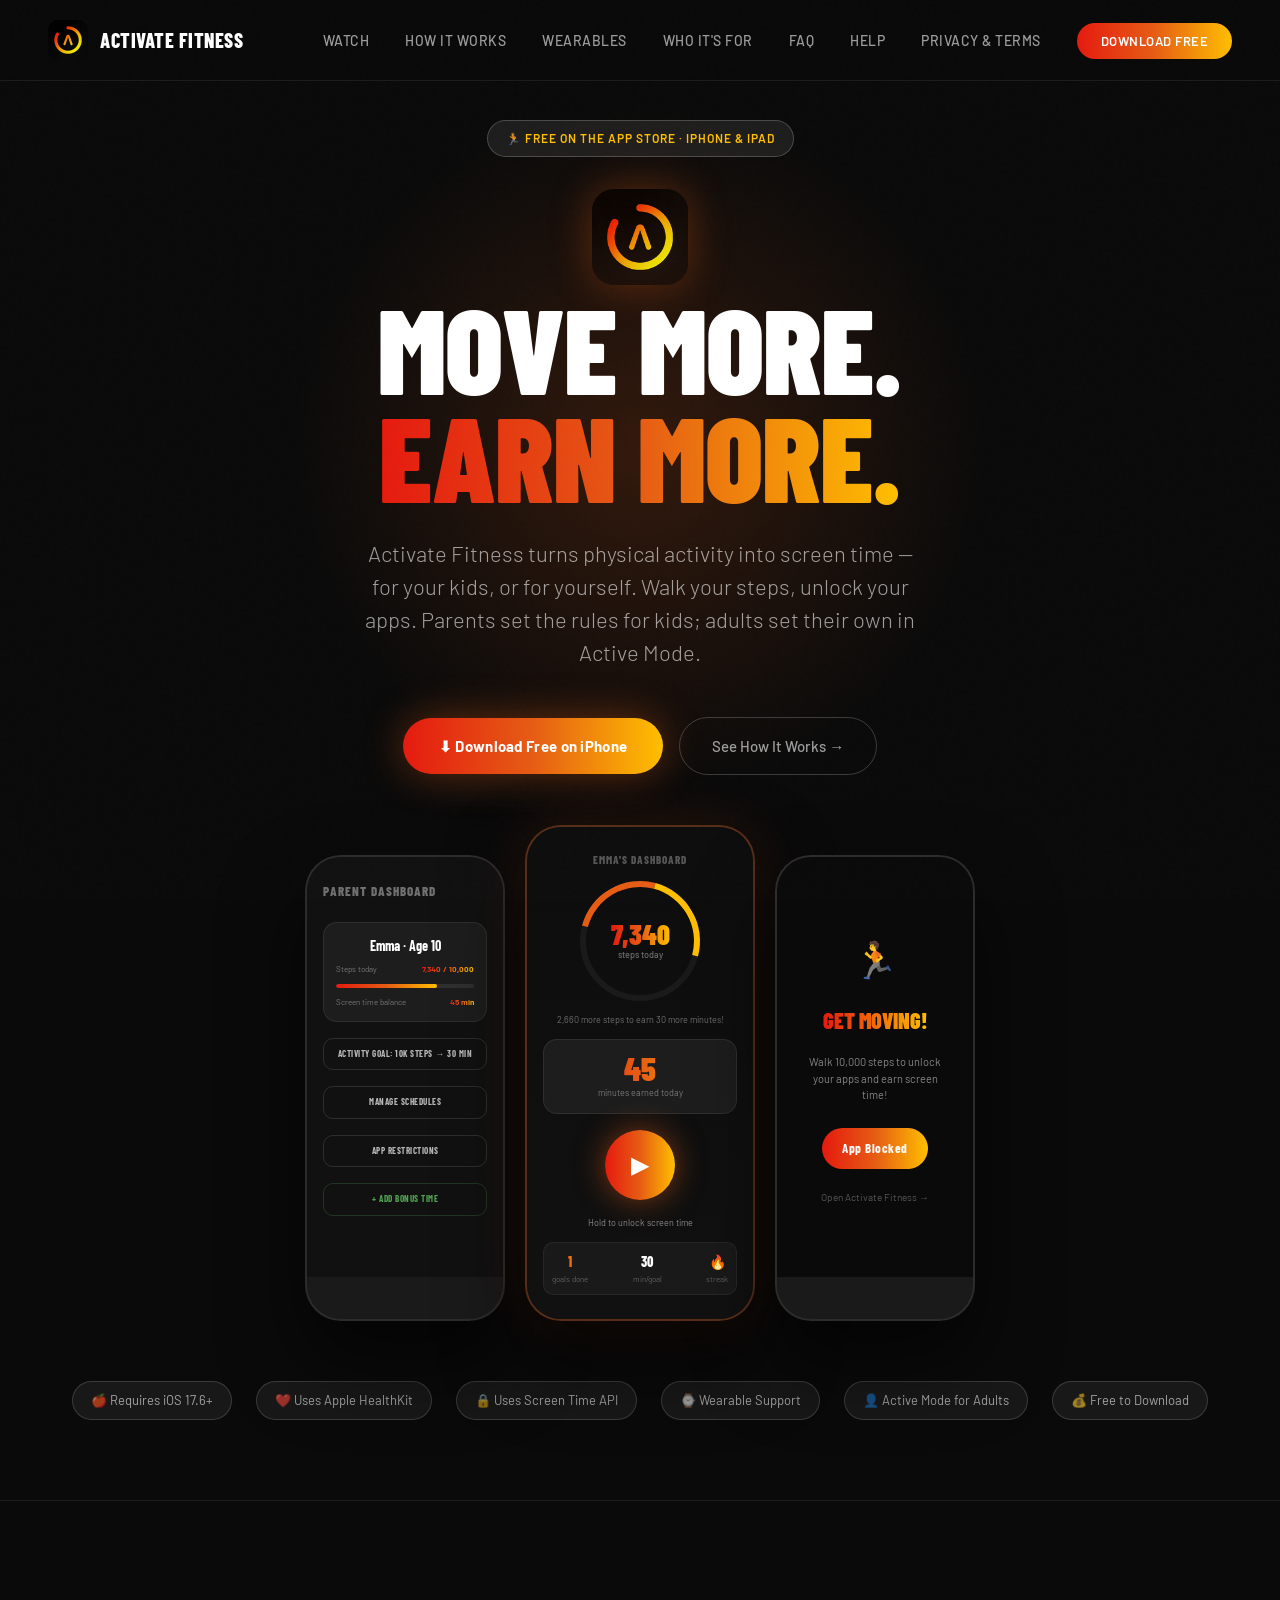
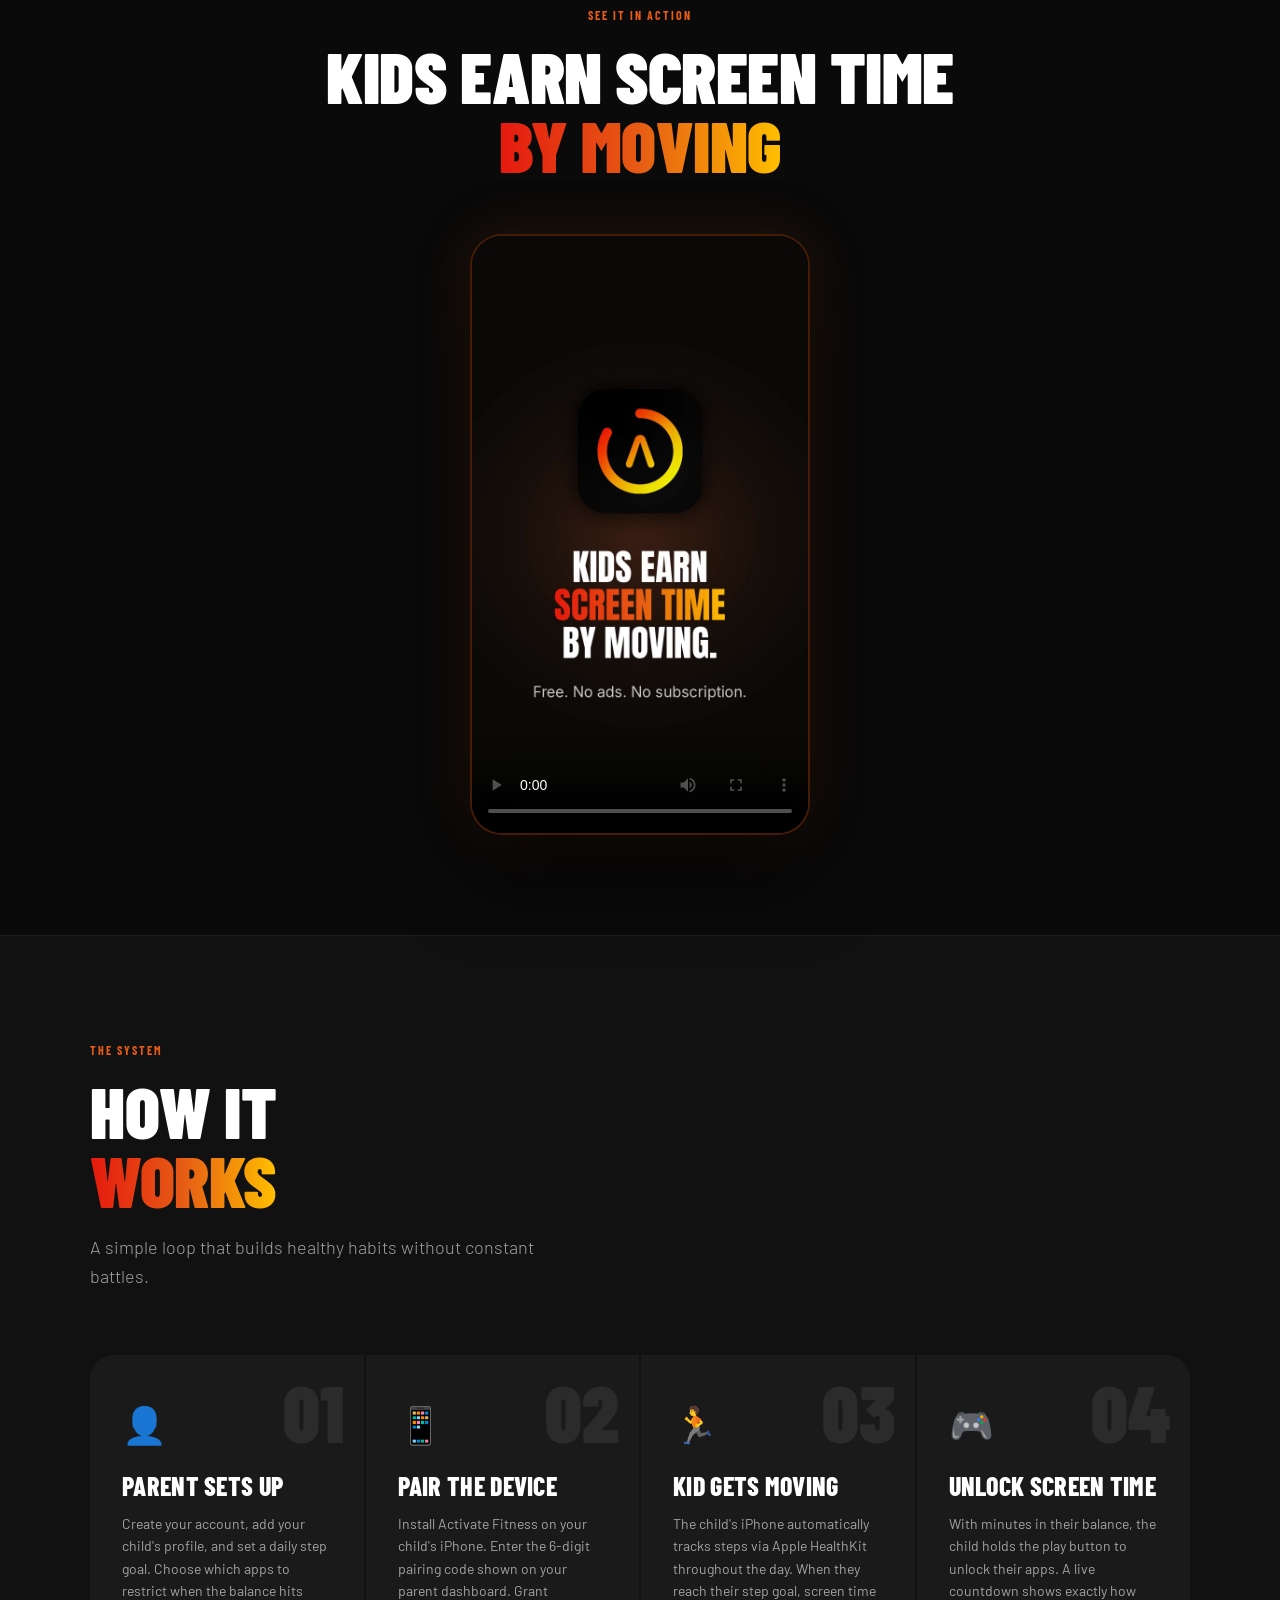
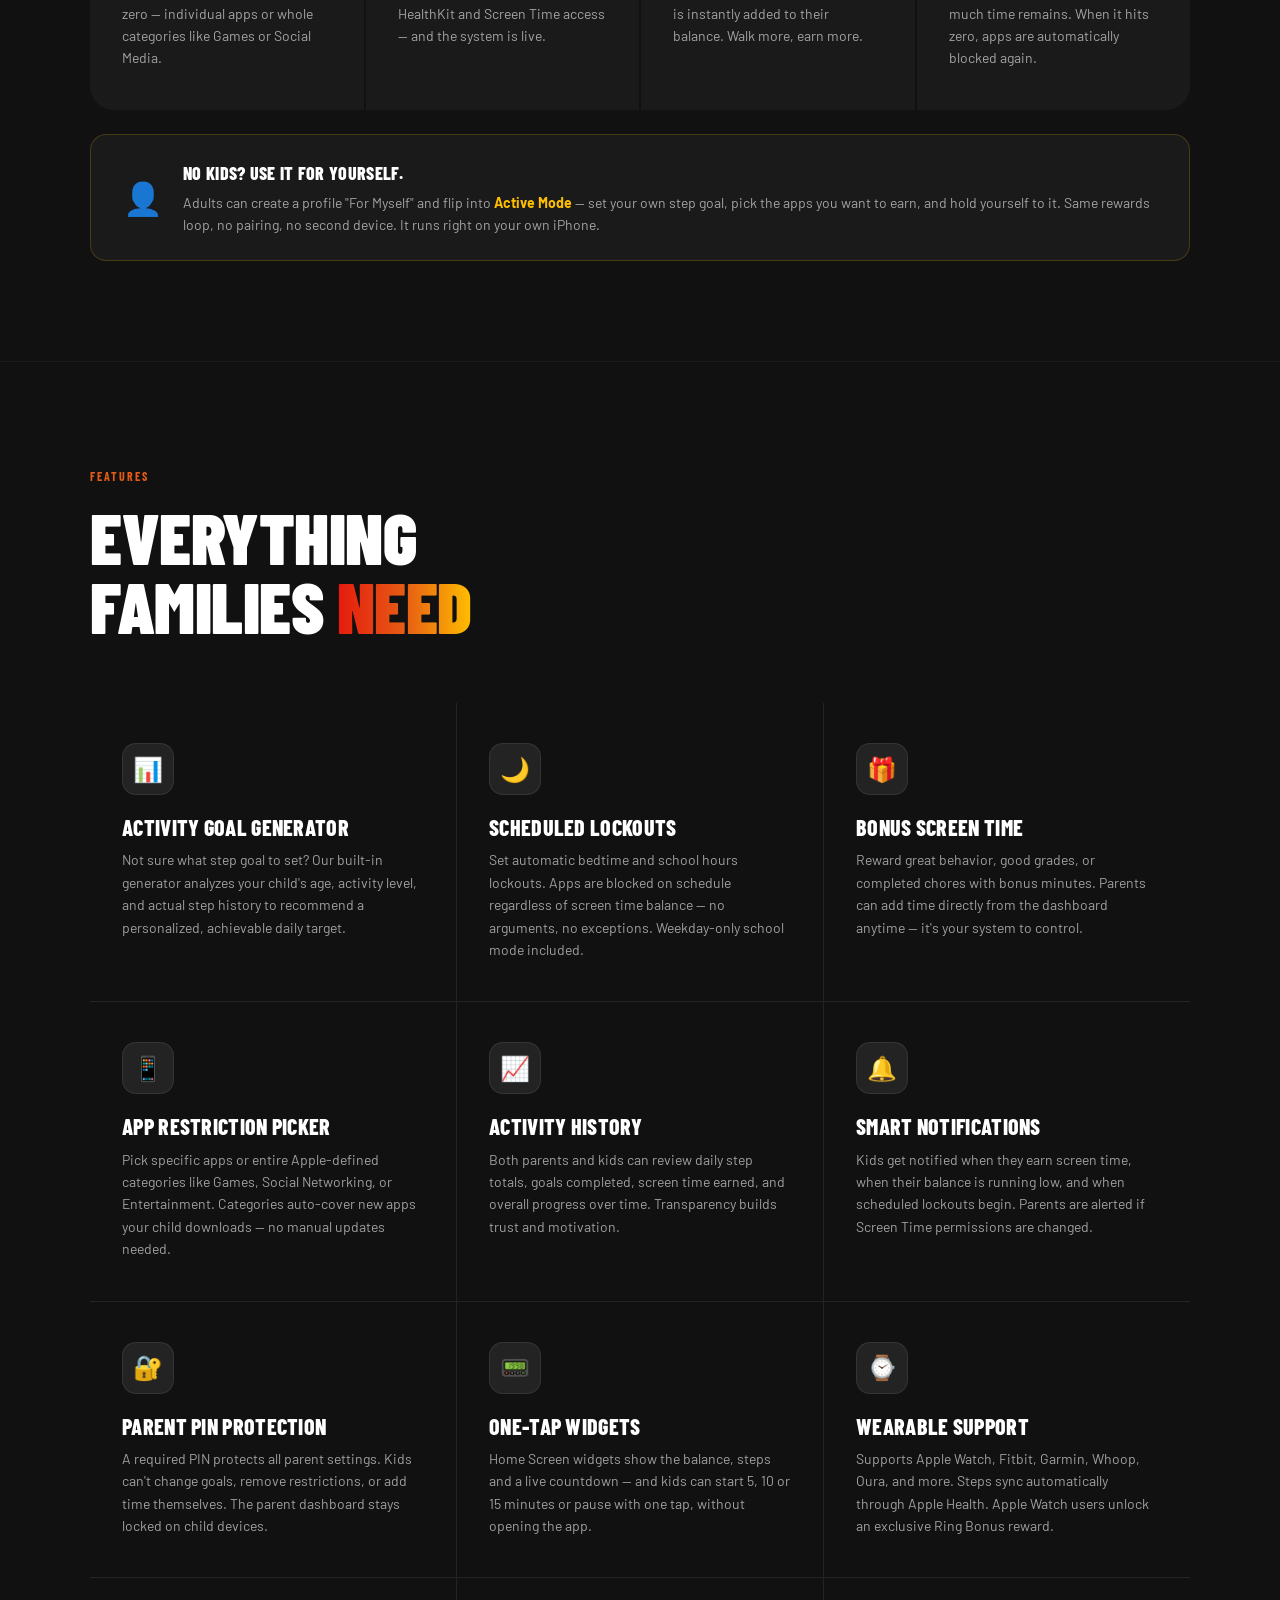
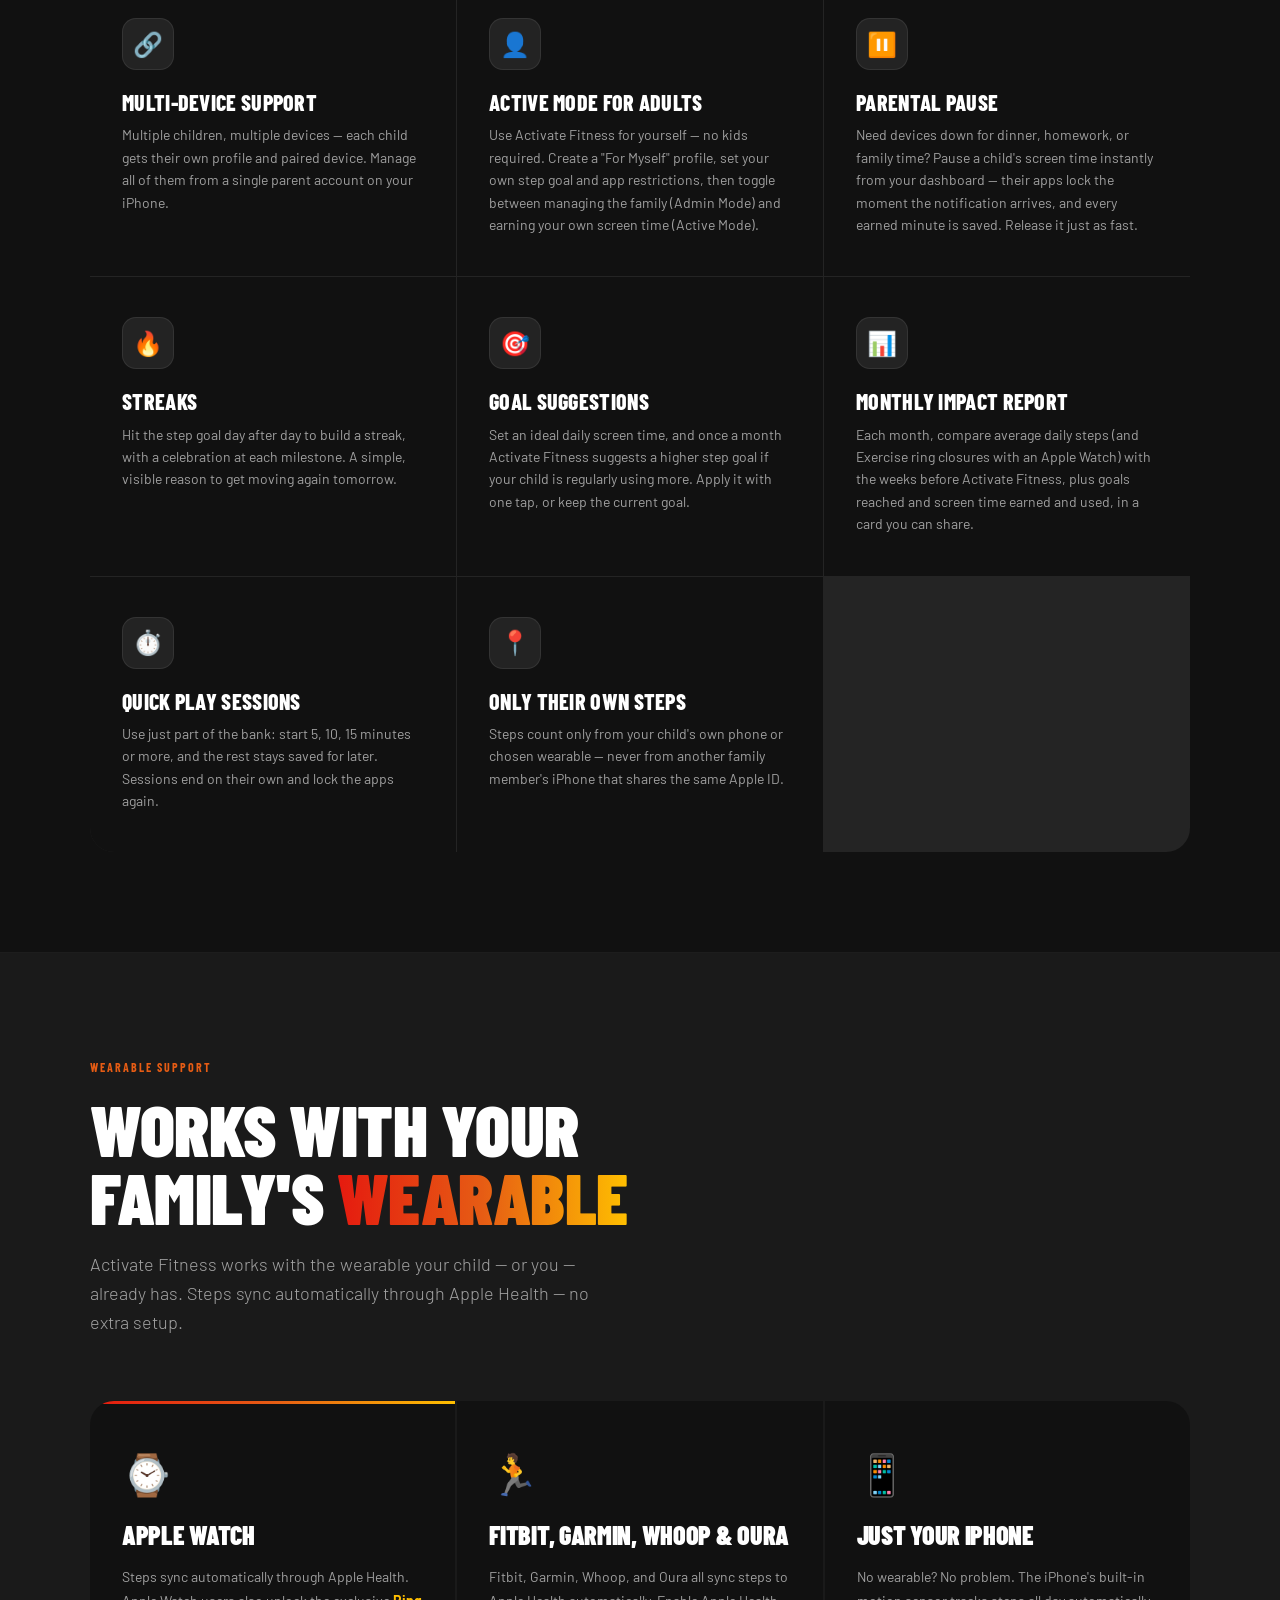
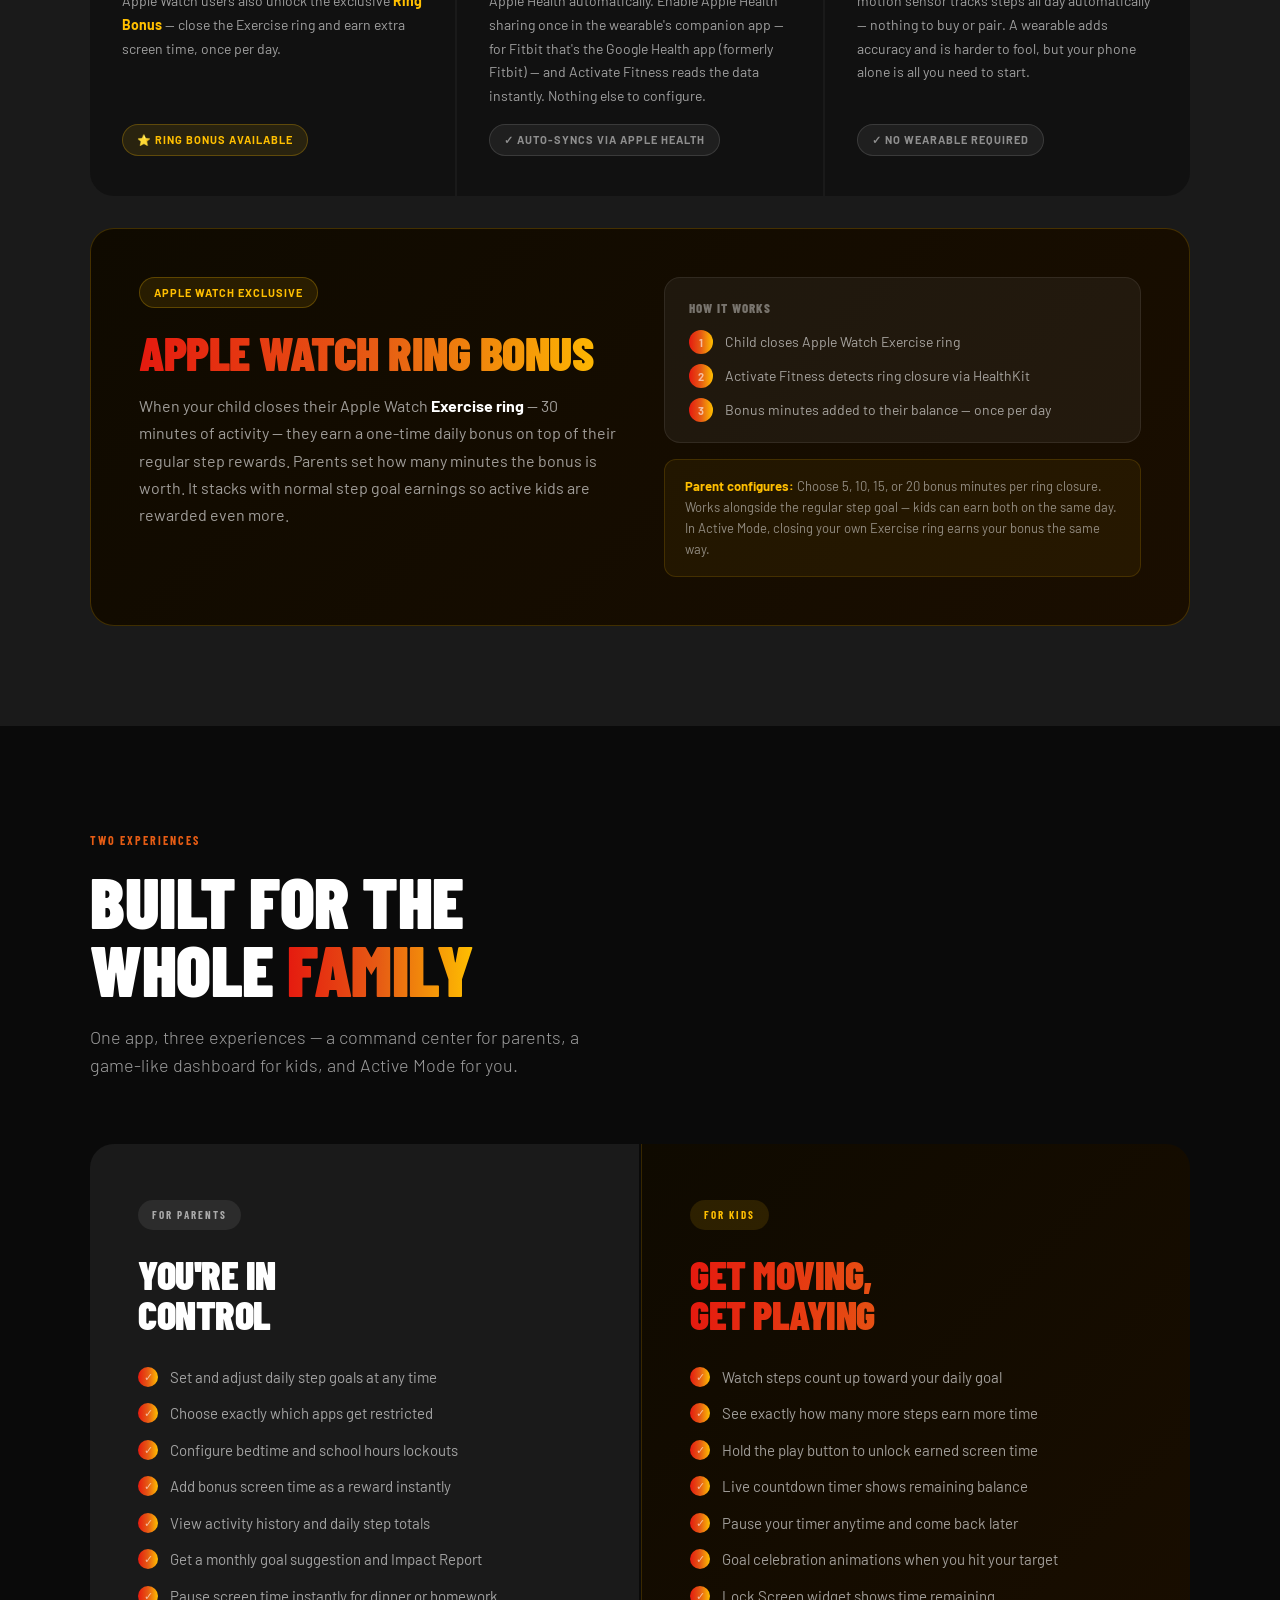
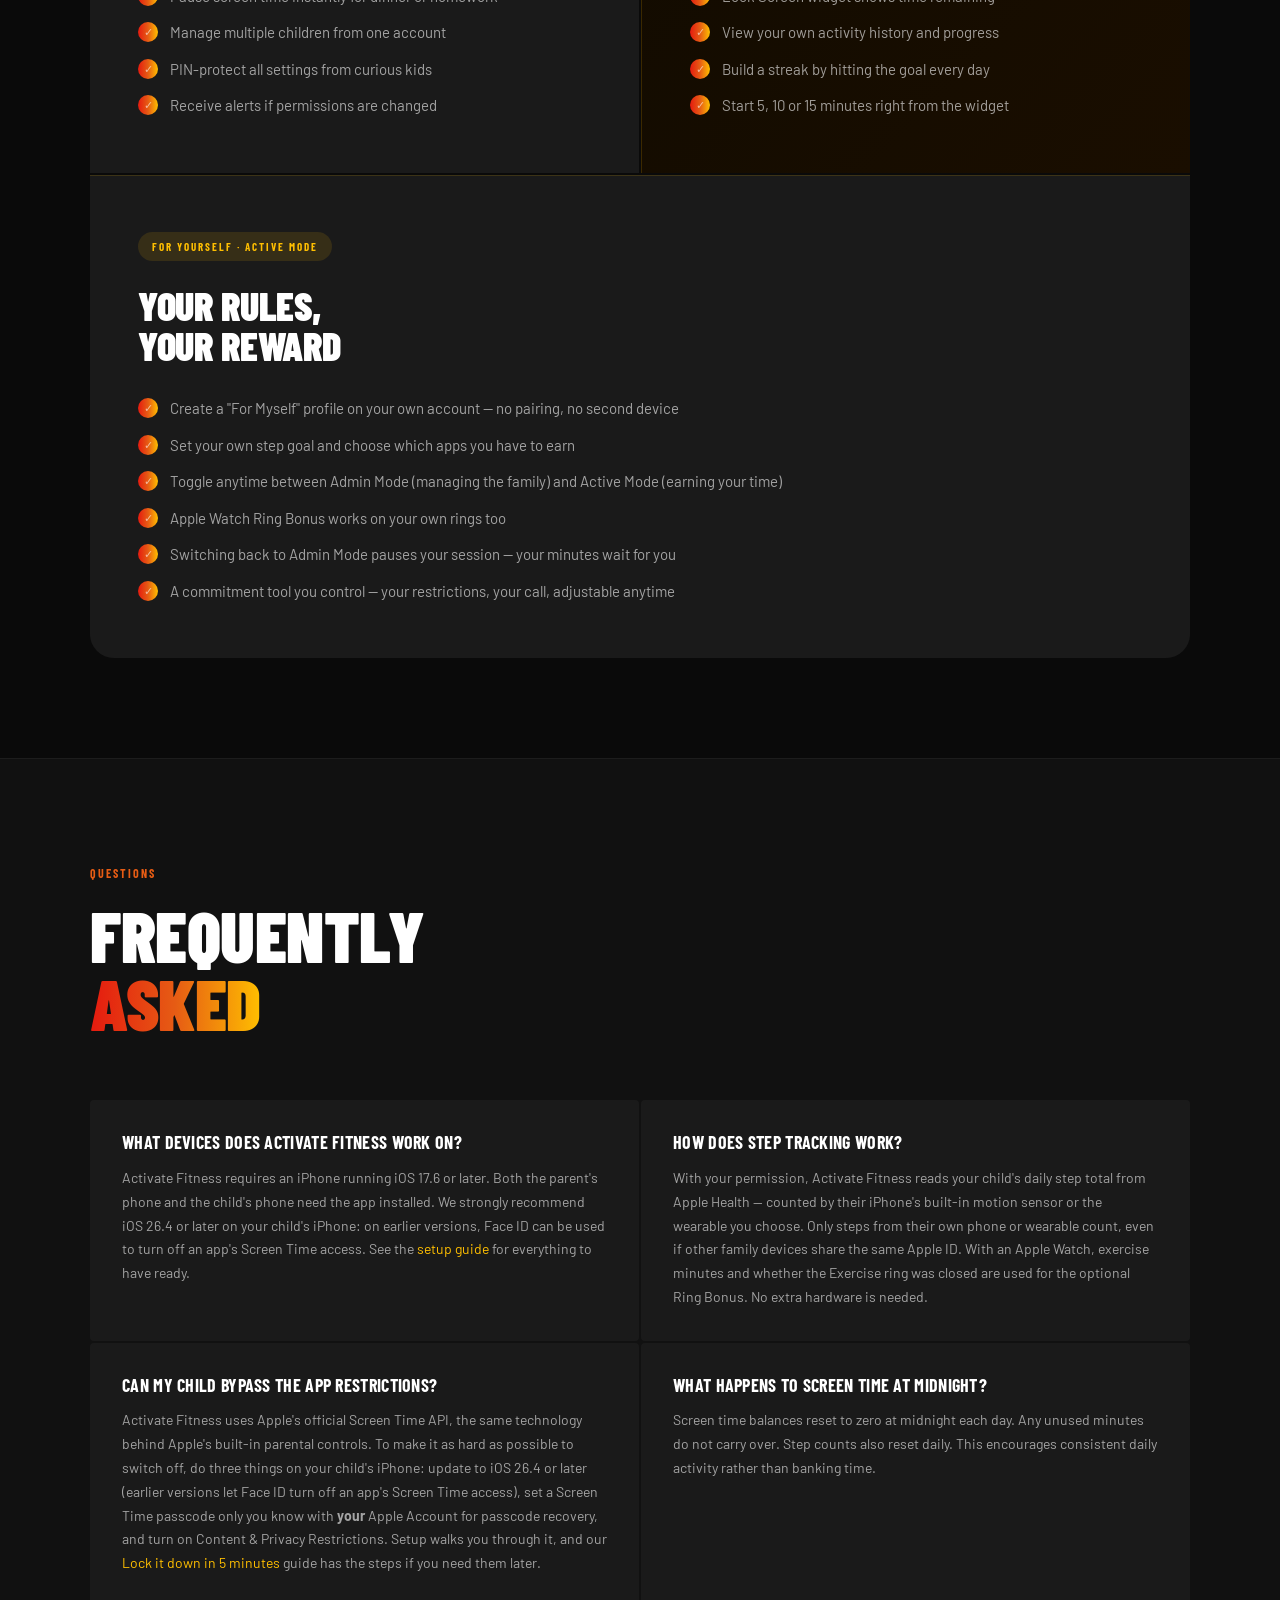
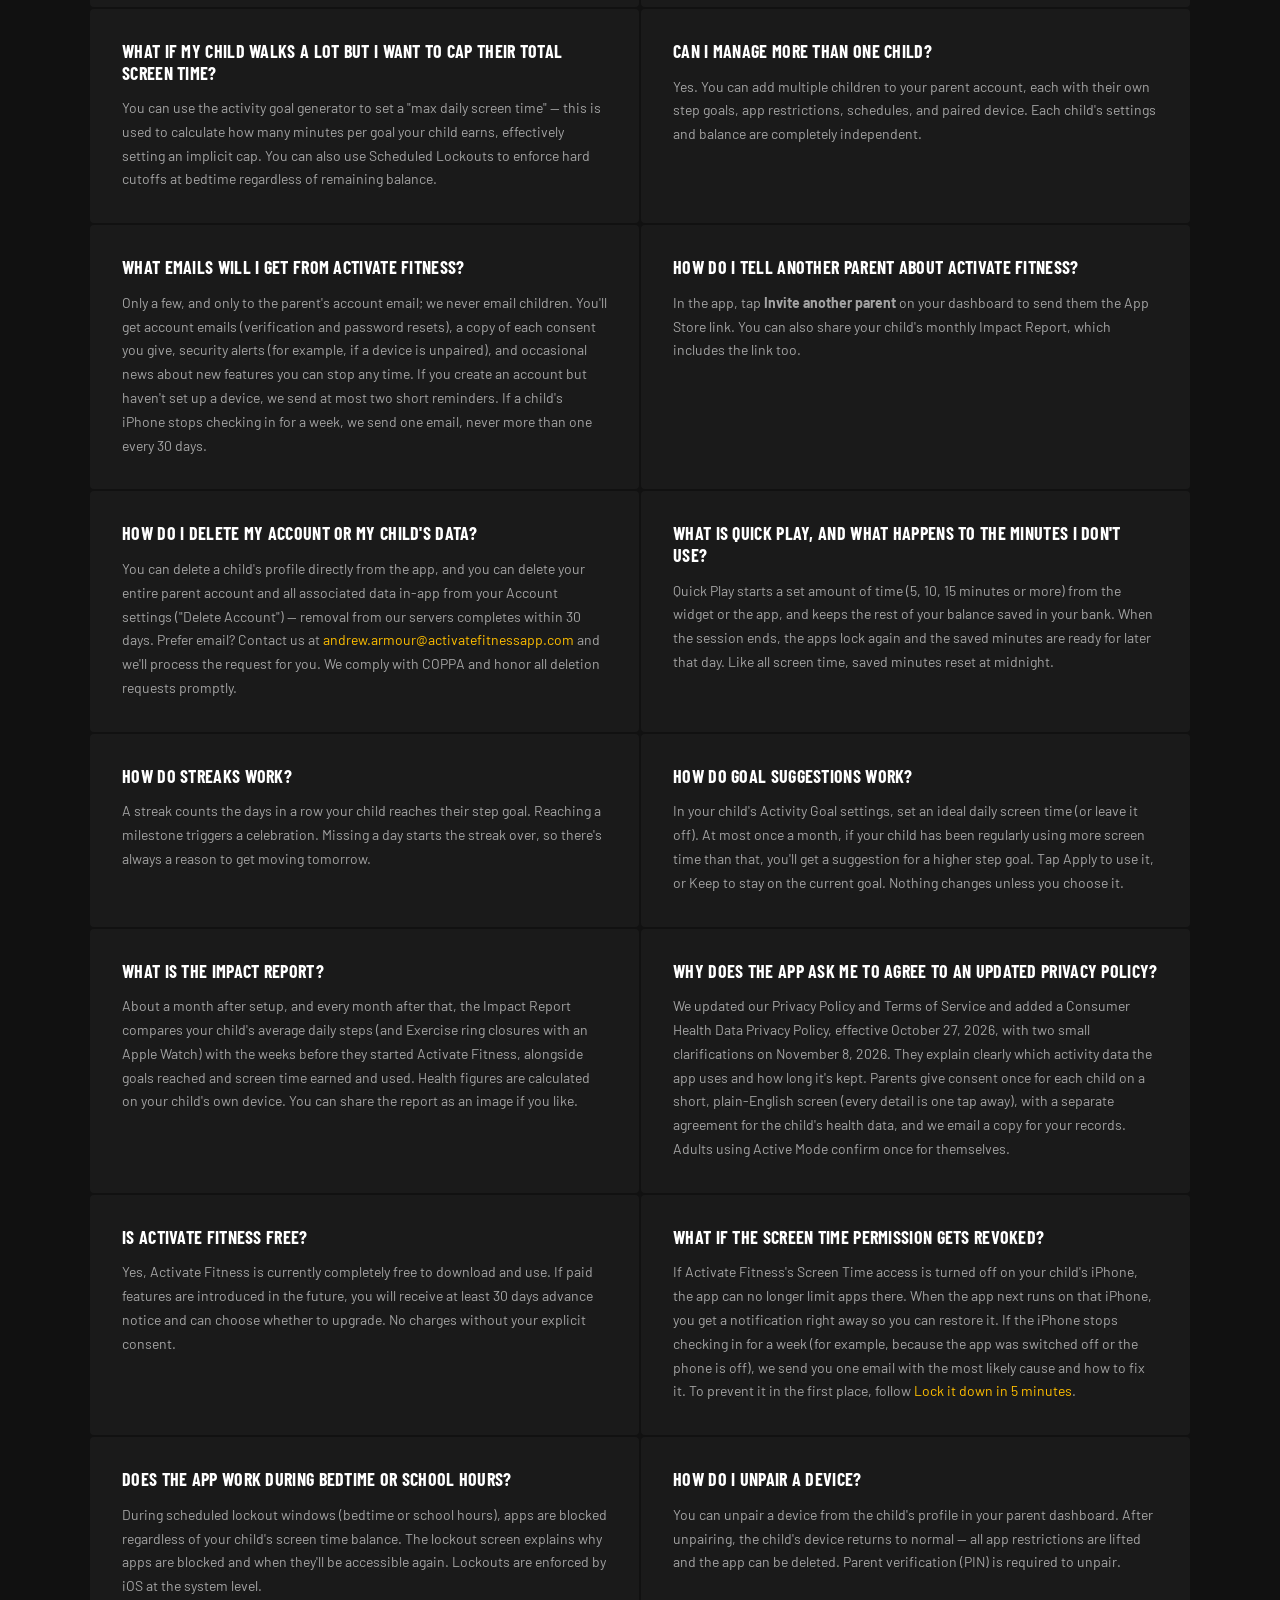
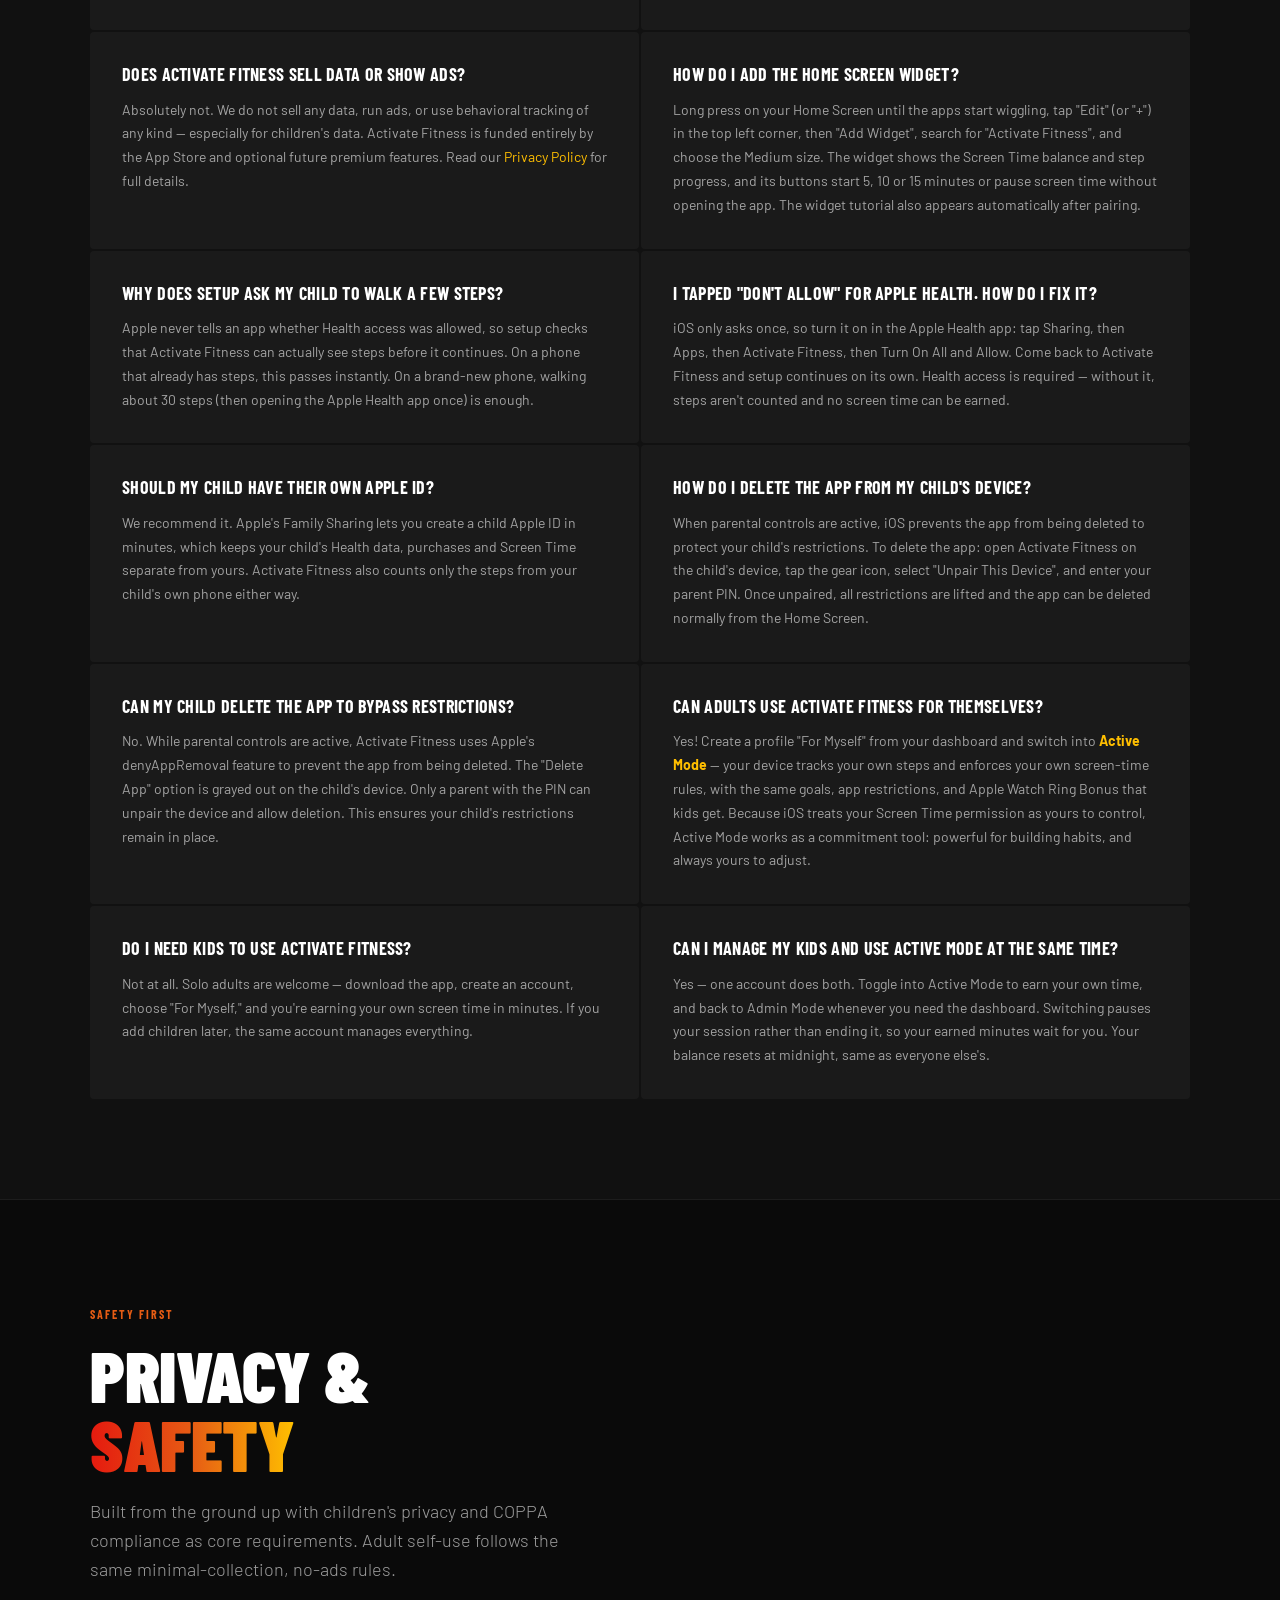
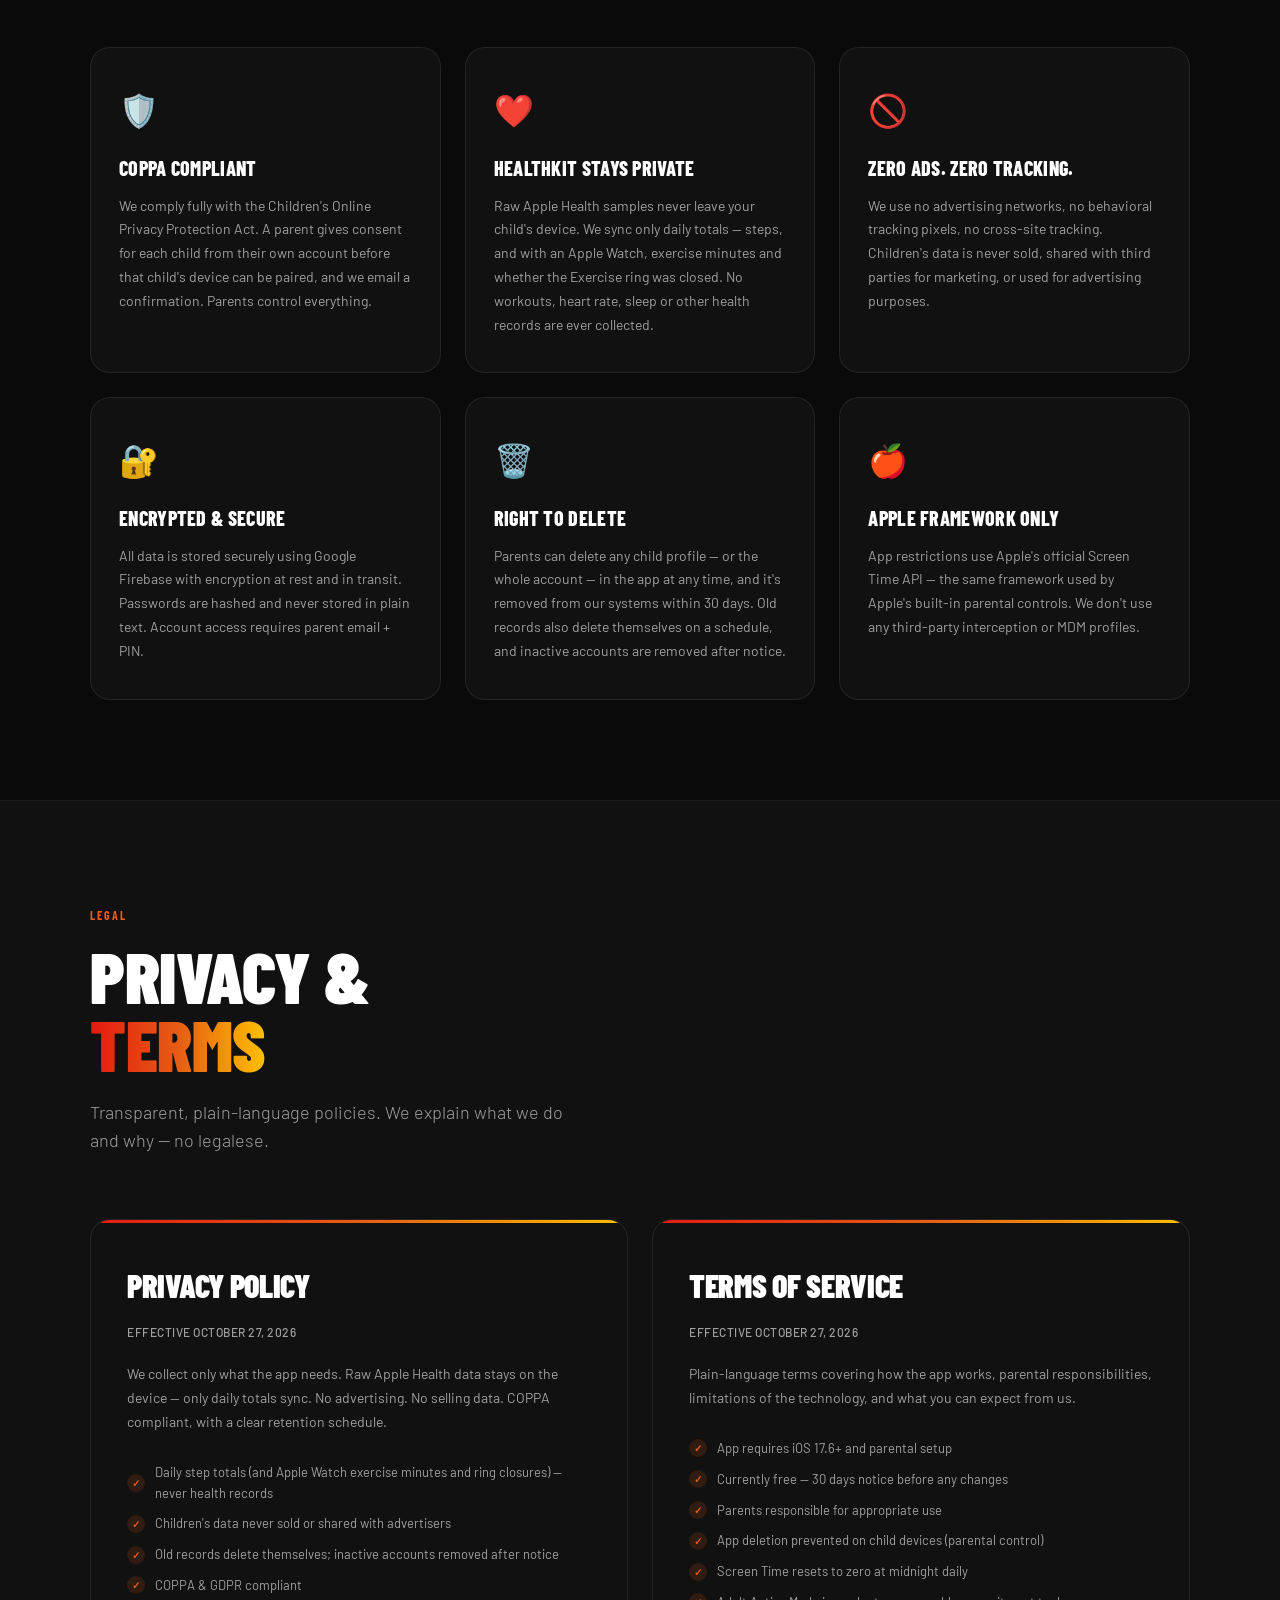
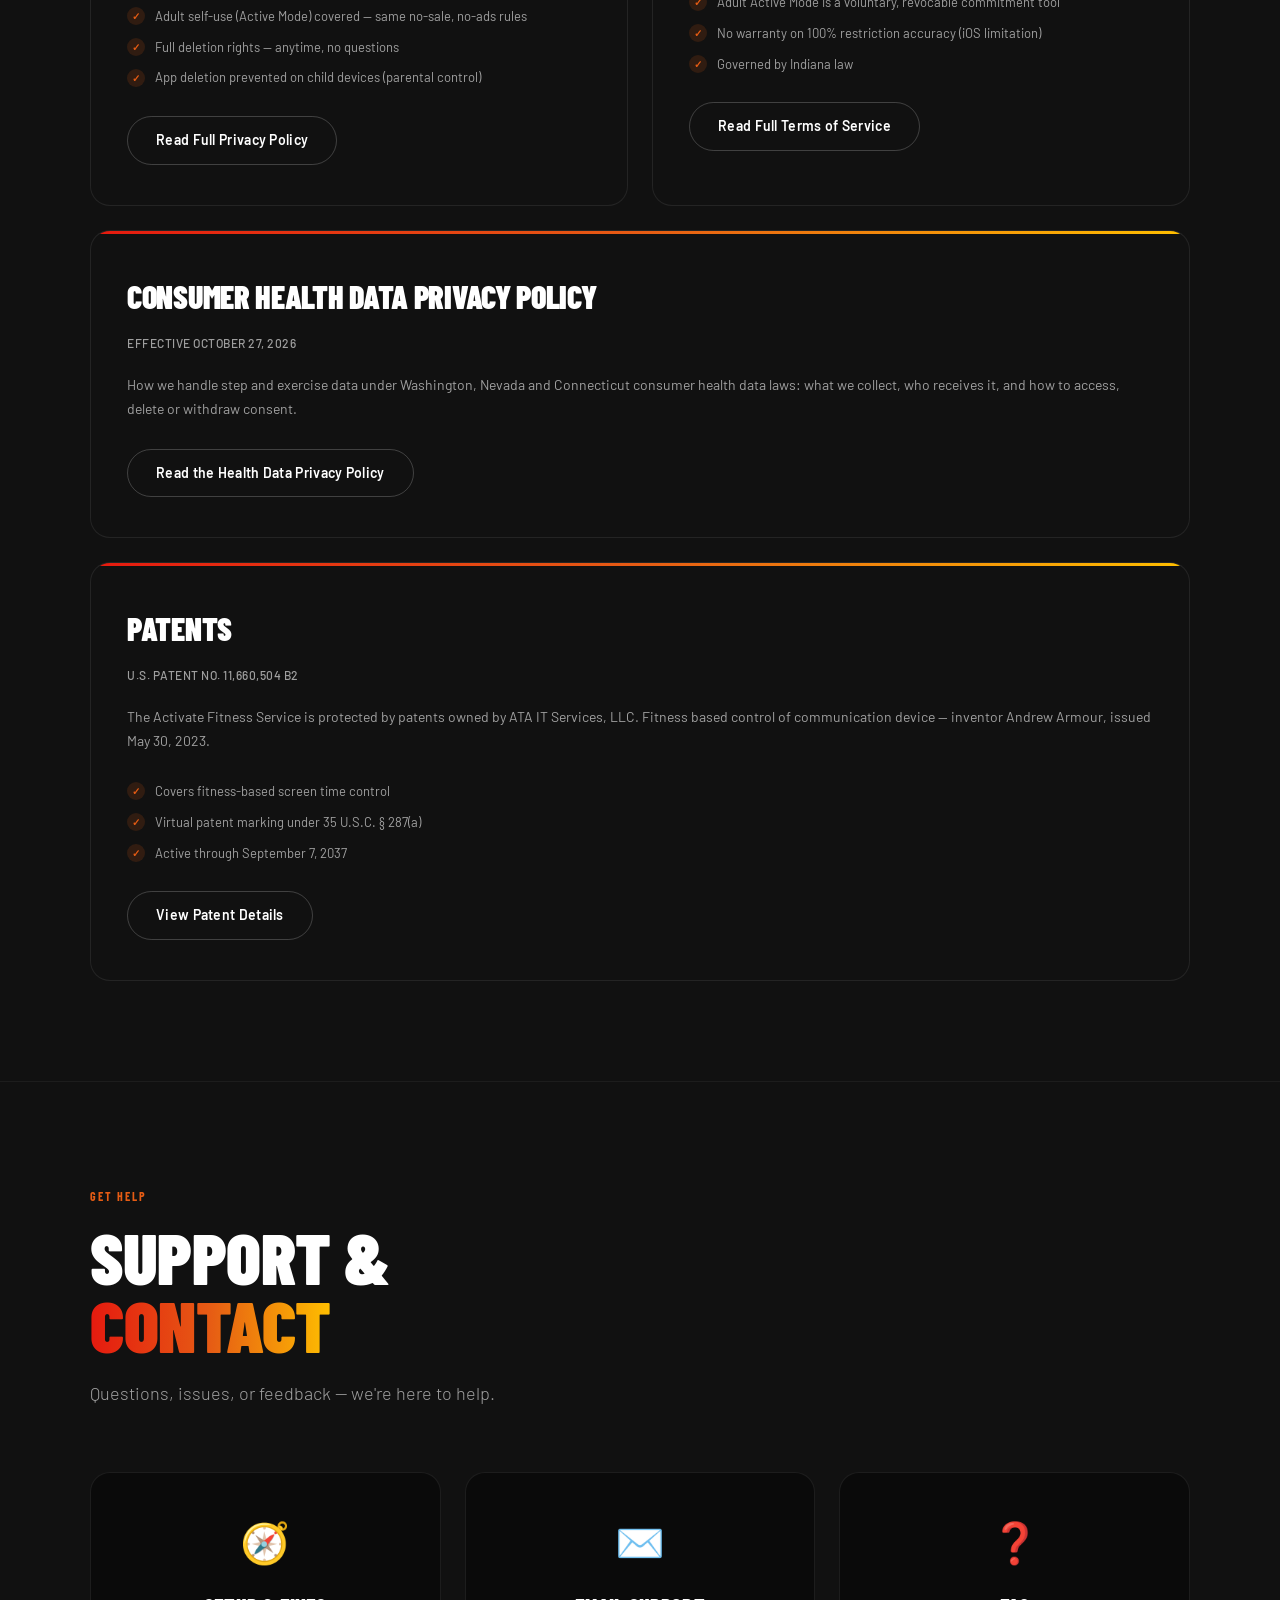
<file: index.html>
<!DOCTYPE html>
<html lang="en">
<head>
<meta charset="UTF-8">
<meta name="viewport" content="width=device-width, initial-scale=1.0">
<title>Activate Fitness — Earn Screen Time. Stay Active.</title>
<meta name="description" content="Activate Fitness turns physical activity into screen time rewards. Kids walk their daily step goal, unlock their apps — and adults can earn their own screen time in Active Mode. Apple HealthKit + Screen Time API.">
<!-- Apple Smart App Banner — one-tap install banner for iOS Safari visitors -->
<meta name="apple-itunes-app" content="app-id=6760926366">
<!-- Open Graph — preview card when shared on iMessage, Slack, LinkedIn, Facebook, etc. -->
<meta property="og:type" content="website">
<meta property="og:site_name" content="Activate Fitness">
<meta property="og:title" content="Activate Fitness — Earn Screen Time. Stay Active.">
<meta property="og:description" content="Turn physical activity into screen time rewards. For kids, for parents, for yourself — walk your steps, unlock your apps.">
<meta property="og:url" content="https://activatefitnessapp.com">
<meta property="og:image" content="https://activatefitnessapp.com/images/logo.png">
<!-- Twitter Card -->
<meta name="twitter:card" content="summary_large_image">
<meta name="twitter:title" content="Activate Fitness — Earn Screen Time. Stay Active.">
<meta name="twitter:description" content="Turn physical activity into screen time rewards. Walk your steps, unlock your apps — kids and adults alike.">
<meta name="twitter:image" content="https://activatefitnessapp.com/images/logo.png">
<!-- Theme color + iOS touch icon -->
<meta name="theme-color" content="#0a0a0a">
<link rel="apple-touch-icon" href="/images/logo.png">
<link rel="preconnect" href="https://fonts.googleapis.com">
<link rel="preconnect" href="https://fonts.gstatic.com" crossorigin>
<link href="https://fonts.googleapis.com/css2?family=Barlow+Condensed:wght@400;600;700;800;900&family=Barlow:wght@300;400;500;600&display=swap" rel="stylesheet">
<style>
  :root {
    --brand-red:   #E51A0F;
    --brand-orange:#E65C14;
    --brand-gold:  #FFBF00;
    --dark:        #0a0a0a;
    --dark-2:      #111111;
    --dark-3:      #1a1a1a;
    --dark-4:      #222222;
    --white:       #ffffff;
    --white-60:    rgba(255,255,255,0.6);
    --white-20:    rgba(255,255,255,0.2);
    --white-08:    rgba(255,255,255,0.08);
    --grad: linear-gradient(90deg, var(--brand-red), var(--brand-orange), var(--brand-gold));
    --grad-v: linear-gradient(180deg, var(--brand-red), var(--brand-orange), var(--brand-gold));
    --font-display: 'Barlow Condensed', sans-serif;
    --font-body:    'Barlow', sans-serif;
  }
  *, *::before, *::after { box-sizing: border-box; margin: 0; padding: 0; }
  html { scroll-behavior: smooth; }
  body {
    background: var(--dark);
    color: var(--white);
    font-family: var(--font-body);
    font-size: 16px;
    line-height: 1.6;
    overflow-x: hidden;
  }
  /* ─── NOISE OVERLAY ─────────────────────────────── */
  body::before {
    content: '';
    position: fixed;
    inset: 0;
    background-image: url("data:image/svg+xml,%3Csvg viewBox='0 0 256 256' xmlns='http://www.w3.org/2000/svg'%3E%3Cfilter id='noise'%3E%3CfeTurbulence type='fractalNoise' baseFrequency='0.9' numOctaves='4' stitchTiles='stitch'/%3E%3C/filter%3E%3Crect width='100%25' height='100%25' filter='url(%23noise)' opacity='0.04'/%3E%3C/svg%3E");
    pointer-events: none;
    z-index: 9999;
    opacity: 0.4;
  }
  /* ─── NAV ───────────────────────────────────────── */
  nav {
    position: fixed;
    top: 0; left: 0; right: 0;
    z-index: 100;
    display: flex;
    align-items: center;
    justify-content: space-between;
    padding: 20px 48px;
    background: rgba(10,10,10,0.85);
    backdrop-filter: blur(20px);
    border-bottom: 1px solid var(--white-08);
  }
  .nav-logo {
    display: flex;
    align-items: center;
    gap: 12px;
    text-decoration: none;
  }
  .nav-logo-icon {
    width: 40px; height: 40px;
    border-radius: 10px;
    background: var(--grad);
    display: flex;
    align-items: center;
    justify-content: center;
    font-size: 20px;
    font-weight: 900;
    color: white;
    font-family: var(--font-display);
    letter-spacing: -1px;
  }
  .nav-logo-text {
    font-family: var(--font-display);
    font-weight: 800;
    font-size: 20px;
    letter-spacing: 0.5px;
    color: var(--white);
    text-transform: uppercase;
  }
  .nav-links {
    display: flex;
    align-items: center;
    gap: 36px;
    list-style: none;
  }
  .nav-links a {
    color: var(--white-60);
    text-decoration: none;
    font-size: 14px;
    font-weight: 500;
    letter-spacing: 0.5px;
    text-transform: uppercase;
    transition: color 0.2s;
  }
  .nav-links a:hover { color: var(--white); }
  .nav-help-mobile, .nav-mobile, .nav-menu-btn, .mobile-menu { display: none; }
  .nav-cta {
    background: var(--grad);
    color: white !important;
    padding: 10px 24px;
    border-radius: 100px;
    font-weight: 600 !important;
    font-size: 13px !important;
    letter-spacing: 0.5px;
  }
  .nav-cta:hover { opacity: 0.9; }
  /* ─── HERO ──────────────────────────────────────── */
  .hero {
    min-height: 100vh;
    display: flex;
    flex-direction: column;
    align-items: center;
    justify-content: center;
    text-align: center;
    padding: 120px 24px 80px;
    position: relative;
    overflow: hidden;
  }
  .hero-glow {
    position: absolute;
    top: 30%;
    left: 50%;
    transform: translate(-50%, -50%);
    width: 700px;
    height: 700px;
    background: radial-gradient(ellipse, rgba(230, 92, 20, 0.18) 0%, transparent 70%);
    pointer-events: none;
  }
  .hero-badge {
    display: inline-flex;
    align-items: center;
    gap: 8px;
    background: var(--white-08);
    border: 1px solid var(--white-20);
    border-radius: 100px;
    padding: 8px 18px;
    font-size: 12px;
    font-weight: 600;
    letter-spacing: 1px;
    text-transform: uppercase;
    color: var(--brand-gold);
    margin-bottom: 32px;
    animation: fadeInUp 0.6s ease both;
  }
  .hero h1 {
    font-family: var(--font-display);
    font-weight: 900;
    font-size: clamp(60px, 10vw, 120px);
    line-height: 0.9;
    letter-spacing: -1px;
    text-transform: uppercase;
    margin-bottom: 28px;
    animation: fadeInUp 0.6s 0.1s ease both;
  }
  .hero h1 .gradient-text {
    background: var(--grad);
    -webkit-background-clip: text;
    -webkit-text-fill-color: transparent;
    background-clip: text;
  }
  .hero-sub {
    font-size: clamp(18px, 2.5vw, 22px);
    font-weight: 300;
    color: var(--white-60);
    max-width: 560px;
    margin: 0 auto 48px;
    line-height: 1.5;
    animation: fadeInUp 0.6s 0.2s ease both;
  }
  .hero-actions {
    display: flex;
    gap: 16px;
    align-items: center;
    justify-content: center;
    flex-wrap: wrap;
    animation: fadeInUp 0.6s 0.3s ease both;
  }
  .btn-primary {
    display: inline-flex;
    align-items: center;
    gap: 10px;
    background: var(--grad);
    color: white;
    padding: 16px 36px;
    border-radius: 100px;
    text-decoration: none;
    font-weight: 700;
    font-size: 15px;
    letter-spacing: 0.3px;
    transition: transform 0.2s, box-shadow 0.2s;
    box-shadow: 0 0 40px rgba(230, 92, 20, 0.4);
  }
  .btn-primary:hover {
    transform: translateY(-2px);
    box-shadow: 0 8px 48px rgba(230, 92, 20, 0.5);
  }
  .btn-secondary {
    display: inline-flex;
    align-items: center;
    gap: 8px;
    color: var(--white-60);
    text-decoration: none;
    font-weight: 500;
    font-size: 15px;
    border: 1px solid var(--white-20);
    padding: 16px 32px;
    border-radius: 100px;
    transition: color 0.2s, border-color 0.2s;
  }
  .btn-secondary:hover { color: white; border-color: var(--white-60); }
  .hero-phones {
    margin-top: 80px;
    position: relative;
    display: flex;
    justify-content: center;
    gap: 20px;
    animation: fadeInUp 0.8s 0.4s ease both;
  }
  /* Phone mockup */
  .phone-mockup {
    width: 200px;
    background: var(--dark-3);
    border-radius: 36px;
    border: 2px solid var(--white-08);
    overflow: hidden;
    box-shadow: 0 40px 80px rgba(0,0,0,0.6);
    position: relative;
  }
  .phone-mockup.center {
    width: 230px;
    margin-top: -30px;
    border-color: rgba(230,92,20,0.3);
    box-shadow: 0 40px 80px rgba(0,0,0,0.6), 0 0 60px rgba(230,92,20,0.15);
  }
  .phone-screen {
    background: #111;
    min-height: 420px;
    padding: 24px 16px;
    display: flex;
    flex-direction: column;
    align-items: center;
    gap: 12px;
  }
  .phone-screen.center-screen {
    background: linear-gradient(180deg, #0d0d0d 0%, #111 100%);
    min-height: 480px;
  }
  /* Simulated UI elements inside phones */
  .p-chip {
    font-size: 9px;
    padding: 4px 10px;
    border-radius: 100px;
    font-family: var(--font-display);
    font-weight: 700;
    letter-spacing: 0.5px;
    text-transform: uppercase;
  }
  .p-steps-ring {
    width: 120px;
    height: 120px;
    border-radius: 50%;
    border: 6px solid rgba(255,255,255,0.05);
    position: relative;
    display: flex;
    align-items: center;
    justify-content: center;
    flex-direction: column;
  }
  .p-steps-ring::after {
    content: '';
    position: absolute;
    inset: -6px;
    border-radius: 50%;
    border: 6px solid transparent;
    border-top-color: #E65C14;
    border-right-color: #FFBF00;
    transform: rotate(-30deg);
  }
  .p-ring-num {
    font-family: var(--font-display);
    font-weight: 900;
    font-size: 28px;
    line-height: 1;
    background: var(--grad);
    -webkit-background-clip: text;
    -webkit-text-fill-color: transparent;
    background-clip: text;
  }
  .p-ring-label {
    font-size: 9px;
    color: rgba(255,255,255,0.4);
    font-weight: 500;
  }
  .p-balance-card {
    width: 100%;
    background: rgba(255,255,255,0.06);
    border-radius: 14px;
    border: 1px solid rgba(255,255,255,0.08);
    padding: 12px;
    text-align: center;
  }
  .p-balance-num {
    font-family: var(--font-display);
    font-weight: 900;
    font-size: 32px;
    background: var(--grad);
    -webkit-background-clip: text;
    -webkit-text-fill-color: transparent;
    background-clip: text;
    line-height: 1;
  }
  .p-balance-label {
    font-size: 9px;
    color: rgba(255,255,255,0.4);
    margin-top: 2px;
  }
  .p-play-btn {
    width: 70px;
    height: 70px;
    border-radius: 50%;
    background: var(--grad);
    display: flex;
    align-items: center;
    justify-content: center;
    font-size: 24px;
    box-shadow: 0 0 30px rgba(230,92,20,0.5);
    margin: 4px 0;
  }
  .p-stat-row {
    width: 100%;
    display: flex;
    justify-content: space-between;
    padding: 8px;
    background: rgba(255,255,255,0.04);
    border-radius: 10px;
    border: 1px solid rgba(255,255,255,0.06);
  }
  .p-stat-item {
    text-align: center;
  }
  .p-stat-num {
    font-family: var(--font-display);
    font-weight: 800;
    font-size: 14px;
    color: white;
  }
  .p-stat-lbl {
    font-size: 8px;
    color: rgba(255,255,255,0.3);
  }
  /* Parent phone */
  .p-child-card {
    width: 100%;
    background: rgba(255,255,255,0.05);
    border-radius: 14px;
    border: 1px solid rgba(255,255,255,0.08);
    padding: 12px;
  }
  .p-child-name {
    font-family: var(--font-display);
    font-weight: 700;
    font-size: 14px;
    color: white;
    margin-bottom: 6px;
  }
  .p-child-stat-line {
    display: flex;
    justify-content: space-between;
    margin-top: 6px;
  }
  .p-child-stat-left {
    font-size: 8px;
    color: rgba(255,255,255,0.4);
  }
  .p-child-stat-right {
    font-size: 8px;
    font-weight: 700;
    background: var(--grad);
    -webkit-background-clip: text;
    -webkit-text-fill-color: transparent;
    background-clip: text;
  }
  .p-progress-bar {
    height: 4px;
    background: rgba(255,255,255,0.08);
    border-radius: 100px;
    margin-top: 8px;
    overflow: hidden;
  }
  .p-progress-fill {
    height: 100%;
    width: 73%;
    background: var(--grad);
    border-radius: 100px;
  }
  .p-action-btn {
    width: 100%;
    padding: 8px;
    border-radius: 10px;
    font-size: 9px;
    font-weight: 700;
    font-family: var(--font-display);
    letter-spacing: 0.5px;
    text-transform: uppercase;
    text-align: center;
    border: 1px solid rgba(255,255,255,0.12);
    color: rgba(255,255,255,0.7);
    margin-top: 4px;
  }
  /* ─── SECTION SHARED ─────────────────────────────── */
  section {
    padding: 100px 24px;
  }
  .container {
    max-width: 1100px;
    margin: 0 auto;
  }
  .section-label {
    display: inline-block;
    font-family: var(--font-display);
    font-weight: 700;
    font-size: 12px;
    letter-spacing: 2px;
    text-transform: uppercase;
    color: var(--brand-orange);
    margin-bottom: 16px;
  }
  .section-title {
    font-family: var(--font-display);
    font-weight: 900;
    font-size: clamp(40px, 6vw, 72px);
    line-height: 0.95;
    text-transform: uppercase;
    letter-spacing: -0.5px;
    margin-bottom: 20px;
  }
  .section-subtitle {
    font-size: 18px;
    color: var(--white-60);
    font-weight: 300;
    max-width: 500px;
    line-height: 1.6;
  }
  /* ─── HOW IT WORKS ──────────────────────────────── */
  #how-it-works { background: var(--dark-2); }
  .steps-grid {
    display: grid;
    grid-template-columns: repeat(auto-fit, minmax(240px, 1fr));
    gap: 2px;
    margin-top: 64px;
  }
  .step-card {
    background: var(--dark-3);
    padding: 40px 32px;
    position: relative;
    overflow: hidden;
    transition: background 0.3s;
  }
  .step-card:hover { background: var(--dark-4); }
  .step-card:first-child { border-radius: 24px 0 0 24px; }
  .step-card:last-child  { border-radius: 0 24px 24px 0; }
  .step-number {
    font-family: var(--font-display);
    font-weight: 900;
    font-size: 80px;
    line-height: 1;
    color: var(--white-08);
    position: absolute;
    top: 16px;
    right: 20px;
  }
  .step-icon {
    font-size: 36px;
    margin-bottom: 20px;
  }
  .step-title {
    font-family: var(--font-display);
    font-weight: 800;
    font-size: 26px;
    text-transform: uppercase;
    letter-spacing: 0.3px;
    margin-bottom: 12px;
    line-height: 1.1;
  }
  .step-desc {
    font-size: 14px;
    color: var(--white-60);
    line-height: 1.6;
  }
  .step-accent {
    position: absolute;
    bottom: 0;
    left: 0;
    right: 0;
    height: 3px;
    background: var(--grad);
    opacity: 0;
    transition: opacity 0.3s;
  }
  .step-card:hover .step-accent { opacity: 1; }
  /* ─── FEATURES ──────────────────────────────────── */
  .features-grid {
    display: grid;
    grid-template-columns: repeat(3, 1fr);
    gap: 1px;
    background: var(--white-08);
    border-radius: 24px;
    overflow: hidden;
    margin-top: 64px;
  }
  .feature-card {
    background: var(--dark-2);
    padding: 40px 32px;
    transition: background 0.3s;
  }
  .feature-card:hover { background: var(--dark-3); }
  .feature-icon-wrap {
    width: 52px;
    height: 52px;
    border-radius: 14px;
    background: var(--white-08);
    display: flex;
    align-items: center;
    justify-content: center;
    font-size: 24px;
    margin-bottom: 20px;
    border: 1px solid var(--white-08);
  }
  .feature-title {
    font-family: var(--font-display);
    font-weight: 800;
    font-size: 22px;
    text-transform: uppercase;
    letter-spacing: 0.3px;
    margin-bottom: 10px;
    line-height: 1.1;
  }
  .feature-desc {
    font-size: 14px;
    color: var(--white-60);
    line-height: 1.6;
  }
  /* ─── DUAL EXPERIENCE ───────────────────────────── */
  #experience { background: var(--dark); }
  .dual-grid {
    display: grid;
    grid-template-columns: 1fr 1fr;
    gap: 2px;
    margin-top: 64px;
    border-radius: 24px;
    overflow: hidden;
  }
  .dual-panel {
    padding: 56px 48px;
    position: relative;
    overflow: hidden;
  }
  .dual-panel.parent { background: var(--dark-3); }
  .dual-panel.child  { background: linear-gradient(135deg, #0f0a00 0%, #1a0e00 100%); border-left: 1px solid rgba(255,191,0,0.15); }
  .dual-tag {
    display: inline-block;
    font-family: var(--font-display);
    font-weight: 700;
    font-size: 11px;
    letter-spacing: 2px;
    text-transform: uppercase;
    padding: 6px 14px;
    border-radius: 100px;
    margin-bottom: 24px;
  }
  .dual-panel.parent .dual-tag { background: rgba(255,255,255,0.08); color: rgba(255,255,255,0.6); }
  .dual-panel.child .dual-tag  { background: rgba(255,191,0,0.12); color: var(--brand-gold); }
  .dual-title {
    font-family: var(--font-display);
    font-weight: 900;
    font-size: 40px;
    text-transform: uppercase;
    line-height: 1;
    letter-spacing: -0.5px;
    margin-bottom: 32px;
  }
  .dual-panel.child .dual-title {
    background: var(--grad);
    -webkit-background-clip: text;
    -webkit-text-fill-color: transparent;
    background-clip: text;
  }
  .dual-list {
    list-style: none;
    display: flex;
    flex-direction: column;
    gap: 14px;
  }
  .dual-list li {
    display: flex;
    align-items: flex-start;
    gap: 12px;
    font-size: 15px;
    color: var(--white-60);
    line-height: 1.5;
  }
  .dual-list li .check {
    flex-shrink: 0;
    width: 20px;
    height: 20px;
    border-radius: 50%;
    background: var(--grad);
    display: flex;
    align-items: center;
    justify-content: center;
    font-size: 11px;
    margin-top: 1px;
  }
  /* ─── FAQ ────────────────────────────────────────── */
  #faq { background: var(--dark-2); }
  .faq-grid {
    display: grid;
    grid-template-columns: 1fr 1fr;
    gap: 2px;
    margin-top: 64px;
  }
  .faq-item {
    background: var(--dark-3);
    padding: 32px;
    cursor: pointer;
    transition: background 0.2s;
    border-radius: 4px;
  }
  .faq-item:hover { background: var(--dark-4); }
  .faq-q {
    font-family: var(--font-display);
    font-weight: 700;
    font-size: 18px;
    text-transform: uppercase;
    letter-spacing: 0.3px;
    margin-bottom: 12px;
    line-height: 1.2;
    color: white;
  }
  .faq-a {
    font-size: 14px;
    color: var(--white-60);
    line-height: 1.7;
  }
  .faq-a a { color: var(--brand-gold); text-decoration: none; }
  .faq-a a:hover { text-decoration: underline; }
  /* ─── PRIVACY / SAFETY ──────────────────────────── */
  #privacy-safety { background: var(--dark); }
  .safety-grid {
    display: grid;
    grid-template-columns: repeat(3, 1fr);
    gap: 24px;
    margin-top: 64px;
  }
  .safety-card {
    background: var(--dark-2);
    border: 1px solid var(--white-08);
    border-radius: 20px;
    padding: 36px 28px;
  }
  .safety-icon {
    font-size: 32px;
    margin-bottom: 16px;
  }
  .safety-title {
    font-family: var(--font-display);
    font-weight: 800;
    font-size: 20px;
    text-transform: uppercase;
    letter-spacing: 0.3px;
    margin-bottom: 10px;
  }
  .safety-desc {
    font-size: 14px;
    color: var(--white-60);
    line-height: 1.7;
  }
  /* ─── SUPPORT ────────────────────────────────────── */
  #support { background: var(--dark-2); }
  .support-cards {
    display: grid;
    grid-template-columns: repeat(3, 1fr);
    gap: 24px;
    margin-top: 64px;
  }
  .support-card {
    background: var(--dark);
    border: 1px solid var(--white-08);
    border-radius: 20px;
    padding: 36px 28px;
    text-align: center;
    transition: border-color 0.2s, transform 0.2s;
  }
  .support-card:hover {
    border-color: rgba(230,92,20,0.3);
    transform: translateY(-4px);
  }
  .support-card-icon {
    font-size: 40px;
    margin-bottom: 16px;
  }
  .support-card-title {
    font-family: var(--font-display);
    font-weight: 800;
    font-size: 22px;
    text-transform: uppercase;
    letter-spacing: 0.3px;
    margin-bottom: 10px;
  }
  .support-card-desc {
    font-size: 14px;
    color: var(--white-60);
    line-height: 1.6;
    margin-bottom: 20px;
  }
  .support-link {
    display: inline-block;
    color: var(--brand-gold);
    text-decoration: none;
    font-weight: 600;
    font-size: 14px;
    border-bottom: 1px solid transparent;
    transition: border-color 0.2s;
  }
  .support-link:hover { border-color: var(--brand-gold); }
  /* ─── LEGAL DOCS ─────────────────────────────────── */
  #legal { background: var(--dark); }
  .legal-cards {
    display: grid;
    grid-template-columns: 1fr 1fr;
    gap: 24px;
    margin-top: 64px;
  }
  .legal-card {
    background: var(--dark-2);
    border: 1px solid var(--white-08);
    border-radius: 20px;
    padding: 40px 36px;
    position: relative;
    overflow: hidden;
  }
  .legal-card::before {
    content: '';
    position: absolute;
    top: 0;
    left: 0;
    right: 0;
    height: 3px;
    background: var(--grad);
  }
  .legal-card-title {
    font-family: var(--font-display);
    font-weight: 900;
    font-size: 32px;
    text-transform: uppercase;
    letter-spacing: -0.3px;
    margin-bottom: 12px;
  }
  .legal-card-date {
    font-size: 12px;
    color: var(--white-60);
    letter-spacing: 0.5px;
    margin-bottom: 20px;
    text-transform: uppercase;
    font-weight: 500;
  }
  .legal-card-summary {
    font-size: 14px;
    color: var(--white-60);
    line-height: 1.7;
    margin-bottom: 28px;
  }
  .legal-highlights {
    display: flex;
    flex-direction: column;
    gap: 10px;
    margin-bottom: 28px;
  }
  .legal-highlight {
    display: flex;
    align-items: center;
    gap: 10px;
    font-size: 13px;
    color: var(--white-60);
  }
  .legal-highlight::before {
    content: '✓';
    display: flex;
    align-items: center;
    justify-content: center;
    width: 18px;
    height: 18px;
    border-radius: 50%;
    background: rgba(230,92,20,0.15);
    color: var(--brand-orange);
    font-size: 10px;
    font-weight: 700;
    flex-shrink: 0;
  }
  .btn-outline {
    display: inline-block;
    border: 1px solid var(--white-20);
    color: var(--white);
    padding: 12px 28px;
    border-radius: 100px;
    text-decoration: none;
    font-weight: 600;
    font-size: 14px;
    letter-spacing: 0.3px;
    transition: border-color 0.2s, background 0.2s;
  }
  .btn-outline:hover {
    border-color: var(--brand-orange);
    background: rgba(230,92,20,0.05);
  }
  /* ─── LEGAL FULL PAGE ───────────────────────────── */
  .legal-page {
    display: none;
    position: fixed;
    inset: 0;
    background: var(--dark);
    z-index: 200;
    overflow-y: auto;
    padding: 0;
  }
  .legal-page.active { display: block; }
  .legal-page-header {
    position: sticky;
    top: 0;
    background: rgba(10,10,10,0.95);
    backdrop-filter: blur(20px);
    border-bottom: 1px solid var(--white-08);
    padding: 20px 48px;
    display: flex;
    align-items: center;
    gap: 20px;
    z-index: 10;
  }
  .legal-page-back {
    background: none;
    border: 1px solid var(--white-20);
    color: var(--white);
    padding: 8px 20px;
    border-radius: 100px;
    cursor: pointer;
    font-size: 14px;
    font-family: var(--font-body);
    font-weight: 500;
    transition: border-color 0.2s;
  }
  .legal-page-back:hover { border-color: var(--white-60); }
  .legal-page-title {
    font-family: var(--font-display);
    font-weight: 800;
    font-size: 22px;
    text-transform: uppercase;
    letter-spacing: 0.5px;
  }
  .legal-page-content {
    max-width: 800px;
    margin: 0 auto;
    padding: 60px 24px 100px;
  }
  .legal-page-content h1 {
    font-family: var(--font-display);
    font-weight: 900;
    font-size: 52px;
    text-transform: uppercase;
    letter-spacing: -0.5px;
    line-height: 1;
    margin-bottom: 8px;
  }
  .legal-page-content .last-updated {
    font-size: 13px;
    color: var(--white-60);
    margin-bottom: 48px;
    text-transform: uppercase;
    letter-spacing: 0.5px;
    font-weight: 500;
  }
  .legal-page-content h2 {
    font-family: var(--font-display);
    font-weight: 800;
    font-size: 28px;
    text-transform: uppercase;
    letter-spacing: 0.3px;
    margin-top: 48px;
    margin-bottom: 16px;
    padding-top: 48px;
    border-top: 1px solid var(--white-08);
    line-height: 1.1;
  }
  .legal-page-content h3 {
    font-family: var(--font-display);
    font-weight: 700;
    font-size: 18px;
    text-transform: uppercase;
    letter-spacing: 0.5px;
    margin-top: 24px;
    margin-bottom: 10px;
    color: var(--brand-orange);
  }
  .legal-page-content p {
    font-size: 15px;
    color: var(--white-60);
    line-height: 1.8;
    margin-bottom: 14px;
  }
  .legal-page-content ul, .legal-page-content ol {
    margin: 12px 0 12px 24px;
  }
  .legal-page-content li {
    font-size: 15px;
    color: var(--white-60);
    line-height: 1.7;
    margin-bottom: 6px;
  }
  .legal-page-content strong {
    color: var(--white);
    font-weight: 600;
  }
  .legal-highlight-box {
    background: rgba(230,92,20,0.06);
    border: 1px solid rgba(230,92,20,0.2);
    border-radius: 12px;
    padding: 20px 24px;
    margin: 24px 0;
  }
  .legal-highlight-box p { color: var(--white-60); margin: 0; }
  .legal-highlight-box strong { color: var(--brand-gold); }
  /* ─── CTA SECTION ────────────────────────────────── */
  .cta-section {
    background: var(--dark-2);
    text-align: center;
    padding: 120px 24px;
  }
  .cta-section h2 {
    font-family: var(--font-display);
    font-weight: 900;
    font-size: clamp(48px, 7vw, 88px);
    text-transform: uppercase;
    line-height: 0.95;
    letter-spacing: -0.5px;
    margin-bottom: 24px;
  }
  .cta-section p {
    font-size: 18px;
    color: var(--white-60);
    margin-bottom: 48px;
  }
  /* ─── FOOTER ─────────────────────────────────────── */
  footer {
    background: var(--dark);
    border-top: 1px solid var(--white-08);
    padding: 60px 48px 40px;
  }
  .footer-grid {
    display: grid;
    grid-template-columns: 2fr 1fr 1fr 1fr;
    gap: 48px;
    margin-bottom: 60px;
  }
  .footer-brand p {
    font-size: 14px;
    color: var(--white-60);
    max-width: 260px;
    margin-top: 16px;
    line-height: 1.6;
  }
  .footer-col-title {
    font-family: var(--font-display);
    font-weight: 700;
    font-size: 12px;
    letter-spacing: 2px;
    text-transform: uppercase;
    color: var(--white-60);
    margin-bottom: 16px;
  }
  .footer-col ul { list-style: none; display: flex; flex-direction: column; gap: 10px; }
  .footer-col a {
    color: var(--white-60);
    text-decoration: none;
    font-size: 14px;
    transition: color 0.2s;
  }
  .footer-col a:hover { color: var(--white); }
  .footer-bottom {
    border-top: 1px solid var(--white-08);
    padding-top: 32px;
    display: flex;
    justify-content: space-between;
    align-items: center;
  }
  .footer-bottom p {
    font-size: 13px;
    color: rgba(255,255,255,0.3);
  }
  .footer-app-badge {
    display: inline-flex;
    align-items: center;
    gap: 10px;
    background: var(--white-08);
    border: 1px solid var(--white-20);
    border-radius: 12px;
    padding: 10px 18px;
    text-decoration: none;
    transition: background 0.2s;
  }
  .footer-app-badge:hover { background: rgba(255,255,255,0.12); }
  .footer-app-badge span {
    display: flex;
    flex-direction: column;
  }
  .fab-sub { font-size: 10px; color: var(--white-60); letter-spacing: 0.5px; }
  .fab-main { font-size: 15px; font-weight: 600; color: white; }
  /* ─── ANIMATIONS ─────────────────────────────────── */
  @keyframes fadeInUp {
    from { opacity: 0; transform: translateY(32px); }
    to   { opacity: 1; transform: translateY(0); }
  }
  @keyframes pulse-glow {
    0%, 100% { box-shadow: 0 0 40px rgba(230, 92, 20, 0.3); }
    50%       { box-shadow: 0 0 80px rgba(230, 92, 20, 0.6); }
  }
  .animate-on-scroll {
    opacity: 0;
    transform: translateY(32px);
    transition: opacity 0.6s ease, transform 0.6s ease;
  }
  .animate-on-scroll.visible {
    opacity: 1;
    transform: translateY(0);
  }
  /* ─── RESPONSIVE ─────────────────────────────────── */
  /* ─── WEARABLE CARDS GRID ────────────────────────── */
  .wearable-cards-grid {
    display: grid;
    grid-template-columns: repeat(3, 1fr);
    gap: 2px;
    margin-top: 64px;
    border-radius: 24px;
    overflow: hidden;
  }
  .wearable-card {
    background: var(--dark-2);
    padding: 40px 32px;
    display: flex;
    flex-direction: column;
    gap: 16px;
    position: relative;
    overflow: hidden;
  }
  .wearable-card-accent { position: absolute; top: 0; left: 0; right: 0; height: 3px; background: var(--grad); }
  .wearable-card-icon { font-size: 40px; }
  .wearable-card-title {
    font-family: var(--font-display);
    font-weight: 900;
    font-size: 26px;
    text-transform: uppercase;
    letter-spacing: -0.3px;
    line-height: 1.1;
  }
  .wearable-card-desc {
    font-size: 14px;
    color: var(--white-60);
    line-height: 1.7;
    flex: 1;
  }
  .wearable-badge-gold {
    display: inline-flex;
    align-items: center;
    gap: 8px;
    background: rgba(255,191,0,0.1);
    border: 1px solid rgba(255,191,0,0.25);
    border-radius: 100px;
    padding: 6px 14px;
    font-size: 11px;
    font-weight: 700;
    letter-spacing: 1px;
    text-transform: uppercase;
    color: var(--brand-gold);
    width: fit-content;
  }
  .wearable-badge-grey {
    display: inline-flex;
    align-items: center;
    gap: 8px;
    background: rgba(255,255,255,0.06);
    border: 1px solid rgba(255,255,255,0.12);
    border-radius: 100px;
    padding: 6px 14px;
    font-size: 11px;
    font-weight: 700;
    letter-spacing: 1px;
    text-transform: uppercase;
    color: rgba(255,255,255,0.5);
    width: fit-content;
  }
  /* ─── RING BONUS CALLOUT ─────────────────────────── */
  .ring-bonus-grid {
    display: grid;
    grid-template-columns: 1fr 1fr;
    gap: 48px;
    align-items: start;
    margin-top: 32px;
    background: linear-gradient(135deg, #0f0a00, #1a0e00);
    border: 1px solid rgba(255,191,0,0.2);
    border-radius: 24px;
    padding: 48px;
  }
  .ring-bonus-steps {
    background: rgba(255,255,255,0.05);
    border: 1px solid rgba(255,255,255,0.08);
    border-radius: 16px;
    padding: 20px 24px;
  }
  .ring-bonus-steps-title {
    font-family: var(--font-display);
    font-weight: 800;
    font-size: 13px;
    letter-spacing: 1px;
    text-transform: uppercase;
    color: rgba(255,255,255,0.4);
    margin-bottom: 12px;
  }
  .ring-bonus-step-row {
    display: flex;
    align-items: center;
    gap: 12px;
    font-size: 14px;
    color: var(--white-60);
    margin-bottom: 10px;
  }
  .ring-bonus-step-row:last-child { margin-bottom: 0; }
  .ring-step-num {
    width: 24px; height: 24px;
    border-radius: 50%;
    background: var(--grad);
    display: flex; align-items: center; justify-content: center;
    font-size: 11px; font-weight: 700;
    flex-shrink: 0;
  }
  .ring-bonus-note {
    background: rgba(255,191,0,0.06);
    border: 1px solid rgba(255,191,0,0.15);
    border-radius: 12px;
    padding: 16px 20px;
    font-size: 13px;
    color: rgba(255,255,255,0.5);
    line-height: 1.6;
    margin-top: 16px;
  }
  /* ─── SUPPORT INFO GRID ──────────────────────────── */
  .support-info-grid {
    display: grid;
    grid-template-columns: 1fr 1fr;
    gap: 48px;
    align-items: start;
    margin-top: 48px;
    padding: 40px;
    background: var(--dark-3);
    border-radius: 20px;
    border: 1px solid var(--white-08);
  }
  .support-info-title {
    font-family: var(--font-display);
    font-weight: 800;
    font-size: 28px;
    text-transform: uppercase;
    letter-spacing: -0.3px;
    margin-bottom: 12px;
  }
  .support-info-body {
    font-size: 15px;
    color: var(--white-60);
    line-height: 1.6;
  }
  /* ─── RESPONSIVE ─────────────────────────────────── */
  @media (max-width: 420px) {
    .nav-logo-text { font-size: 16px; }
    .nav-help-mobile { padding: 8px 12px !important; }
  }
  @media (max-width: 768px) {
    nav { padding: 16px 20px; }
    .nav-links { display: none; }
    .nav-mobile { display: flex; align-items: center; gap: 10px; flex: none; }
    .nav-logo-text { white-space: nowrap; }
    .nav-help-mobile { white-space: nowrap; }
    .nav-menu-btn {
      display: inline-flex; flex-direction: column; justify-content: center; gap: 5px;
      width: 44px; height: 40px; padding: 0 11px; border-radius: 12px; cursor: pointer;
      border: 1px solid rgba(255,255,255,0.2); background: rgba(255,255,255,0.06);
    }
    .nav-menu-btn span { display: block; height: 2px; background: #fff; border-radius: 2px; transition: transform .2s, opacity .2s; }
    .nav-menu-btn[aria-expanded="true"] span:nth-child(1) { transform: translateY(7px) rotate(45deg); }
    .nav-menu-btn[aria-expanded="true"] span:nth-child(2) { opacity: 0; }
    .nav-menu-btn[aria-expanded="true"] span:nth-child(3) { transform: translateY(-7px) rotate(-45deg); }
    .mobile-menu:not([hidden]) {
      display: flex; flex-direction: column; position: fixed; z-index: 999;
      top: 72px; left: 12px; right: 12px; padding: 8px;
      background: rgba(17,17,17,0.97); border: 1px solid rgba(255,255,255,0.1);
      border-radius: 18px; box-shadow: 0 20px 60px rgba(0,0,0,0.6);
      max-height: calc(100vh - 90px); overflow-y: auto;
    }
    .mobile-menu a {
      color: #fff; text-decoration: none; font-weight: 600; font-size: 17px;
      padding: 14px 16px; border-radius: 12px;
    }
    .mobile-menu a:active { background: rgba(255,255,255,0.08); }
    .mobile-menu .mobile-menu-cta {
      margin-top: 6px; text-align: center; color: #fff;
      background: linear-gradient(90deg, #E51A0F, #E65C14, #FFBF00);
    }
    .nav-help-mobile {
      display: inline-flex; align-items: center; gap: 6px;
      color: var(--white); text-decoration: none; font-weight: 600; font-size: 14px;
      letter-spacing: 0.5px; text-transform: uppercase;
      padding: 8px 14px; border-radius: 999px;
      border: 1px solid rgba(255,255,255,0.2); background: rgba(255,255,255,0.06);
    }
    .hero h1 { font-size: 54px; }
    .hero-phones { display: none; }
    .steps-grid { grid-template-columns: 1fr; gap: 2px; }
    .step-card:first-child { border-radius: 16px 16px 0 0; }
    .step-card:last-child  { border-radius: 0 0 16px 16px; }
    .features-grid { grid-template-columns: 1fr; }
    .dual-grid { grid-template-columns: 1fr; }
    .dual-panel { padding: 40px 28px; }
    .faq-grid { grid-template-columns: 1fr; }
    .safety-grid { grid-template-columns: 1fr; }
    .support-cards { grid-template-columns: 1fr; }
    .legal-cards { grid-template-columns: 1fr; }
    footer { padding: 40px 20px; }
    .footer-grid { grid-template-columns: 1fr; gap: 32px; }
    .footer-bottom { flex-direction: column; gap: 16px; text-align: center; }
    .legal-page-header { padding: 16px 20px; }
    .legal-page-content { padding: 40px 20px 80px; }
    .legal-page-content h1 { font-size: 38px; }
    /* Wearable cards — single column on mobile */
    .wearable-cards-grid {
      grid-template-columns: 1fr;
      border-radius: 16px;
    }
    .wearable-card { padding: 32px 24px; }
    .wearable-card:first-child { border-radius: 16px 16px 0 0; }
    .wearable-card:last-child  { border-radius: 0 0 16px 16px; }
    /* Ring bonus — stack on mobile */
    .ring-bonus-grid {
      grid-template-columns: 1fr;
      gap: 32px;
      padding: 32px 24px;
      border-radius: 16px;
    }
    /* Support info — stack on mobile */
    .support-info-grid {
      grid-template-columns: 1fr;
      gap: 32px;
      padding: 28px 24px;
    }
    .support-info-title { font-size: 22px; }
  }
  /* Tablet — 2 cols for wearable cards */
  @media (min-width: 769px) and (max-width: 1024px) {
    .wearable-cards-grid {
      grid-template-columns: repeat(2, 1fr);
    }
    .ring-bonus-grid { padding: 36px; gap: 32px; }
  }
  /* ─── DEMO VIDEO ─────────────────────────────────── */
  .demo-video-wrap {
    max-width: 340px;
    margin: 56px auto 0;
    border-radius: 32px;
    overflow: hidden;
    background: #000;
    line-height: 0;
    border: 2px solid rgba(230,92,20,0.3);
    box-shadow: 0 40px 80px rgba(0,0,0,0.6), 0 0 60px rgba(230,92,20,0.15);
  }
  .demo-video-wrap video {
    display: block;
    width: 100%;
    height: auto;
    aspect-ratio: 9 / 16;
  }
  /* ─── MISC ───────────────────────────────────────── */
  .gradient-text {
    background: var(--grad);
    -webkit-background-clip: text;
    -webkit-text-fill-color: transparent;
    background-clip: text;
  }
  hr.divider {
    border: none;
    border-top: 1px solid var(--white-08);
    margin: 0;
  }
  .tag {
    display: inline-block;
    background: rgba(255,191,0,0.1);
    border: 1px solid rgba(255,191,0,0.25);
    color: var(--brand-gold);
    font-size: 11px;
    font-weight: 700;
    letter-spacing: 1px;
    text-transform: uppercase;
    padding: 4px 12px;
    border-radius: 100px;
  }
  .apple-badge {
    display: inline-flex;
    align-items: center;
    gap: 8px;
    background: rgba(255,255,255,0.06);
    border: 1px solid rgba(255,255,255,0.15);
    border-radius: 100px;
    padding: 8px 18px;
    font-size: 13px;
    color: var(--white-60);
  }
</style>
</head>
<body>
<!-- ════════════════════════════════════════════════ NAV -->
<nav>
  <a href="#" class="nav-logo">
    <img src="[data-uri]" alt="Activate Fitness" style="width:40px;height:40px;border-radius:10px;display:block;">
    <span class="nav-logo-text">Activate Fitness</span>
  </a>
  <ul class="nav-links">
    <li><a href="#demo">Watch</a></li>
    <li><a href="#how-it-works">How It Works</a></li>
    <li><a href="#wearables">Wearables</a></li>
    <li><a href="#experience">Who It's For</a></li>
    <li><a href="#faq">FAQ</a></li>
    <li><a href="/help/">Help</a></li>
    <li><a href="#legal">Privacy & Terms</a></li>
    <li><a href="https://apps.apple.com/app/id6760926366" class="nav-cta" target="_blank" rel="noopener">Download Free</a></li>
  </ul>
  <!-- ADDED 11/6/26: phones hide .nav-links, so Help gets its own button there. -->
  <!-- UPDATED 11/8/26: plus a ☰ menu with every section, for phones. -->
  <div class="nav-mobile">
    <a href="/help/" class="nav-help-mobile">&#10067; Help</a>
    <button class="nav-menu-btn" aria-label="Menu" aria-expanded="false" aria-controls="mobileMenu" onclick="toggleMobileMenu()">
      <span></span><span></span><span></span>
    </button>
  </div>
</nav>
<div class="mobile-menu" id="mobileMenu" hidden>
  <a href="#demo">Watch</a>
  <a href="#how-it-works">How It Works</a>
  <a href="#features">Features</a>
  <a href="#wearables">Wearables</a>
  <a href="#experience">Who It's For</a>
  <a href="#faq">FAQ</a>
  <a href="/help/">Help Center</a>
  <a href="#support">Contact Support</a>
  <a href="#legal">Privacy &amp; Terms</a>
  <a href="https://apps.apple.com/app/id6760926366" class="mobile-menu-cta" target="_blank" rel="noopener">Download Free</a>
</div>
<!-- ════════════════════════════════════════════════ HERO -->
<section class="hero" id="home">
  <div class="hero-glow"></div>
  <div class="hero-badge">
    🏃 Free on the App Store · iPhone & iPad
  </div>
  <img src="[data-uri]" alt="Activate Fitness" style="width:96px;height:96px;border-radius:22px;margin-bottom:8px;box-shadow:0 0 40px rgba(230,92,20,0.35);">
  <h1>
    Move More.<br>
    <span class="gradient-text">Earn More.</span>
  </h1>
  <p class="hero-sub">
    Activate Fitness turns physical activity into screen time — for your kids, or for yourself. Walk your steps, unlock your apps. Parents set the rules for kids; adults set their own in Active Mode.
  </p>
  <div class="hero-actions">
    <a href="https://apps.apple.com/app/id6760926366" class="btn-primary" target="_blank" rel="noopener">
      ⬇ Download Free on iPhone
    </a>
    <a href="#how-it-works" class="btn-secondary">
      See How It Works →
    </a>
  </div>
  <!-- Phone mockups -->
  <div class="hero-phones">
    <!-- Parent phone -->
    <div class="phone-mockup">
      <div class="phone-screen">
        <div style="width:100%; text-align:left;">
          <div style="font-family:'Barlow Condensed',sans-serif; font-weight:800; font-size:13px; color:rgba(255,255,255,0.4); letter-spacing:1px; text-transform:uppercase; margin-bottom:8px;">Parent Dashboard</div>
        </div>
        <div class="p-child-card">
          <div class="p-child-name">Emma · Age 10</div>
          <div class="p-child-stat-line">
            <span class="p-child-stat-left">Steps today</span>
            <span class="p-child-stat-right">7,340 / 10,000</span>
          </div>
          <div class="p-progress-bar"><div class="p-progress-fill"></div></div>
          <div class="p-child-stat-line" style="margin-top:8px;">
            <span class="p-child-stat-left">Screen time balance</span>
            <span class="p-child-stat-right">45 min</span>
          </div>
        </div>
        <div class="p-action-btn">Activity Goal: 10K steps → 30 min</div>
        <div class="p-action-btn">Manage Schedules</div>
        <div class="p-action-btn">App Restrictions</div>
        <div class="p-action-btn" style="color:rgba(100,200,100,0.8); border-color:rgba(100,200,100,0.2);">+ Add Bonus Time</div>
      </div>
    </div>
    <!-- Child phone (center) -->
    <div class="phone-mockup center">
      <div class="phone-screen center-screen">
        <div style="font-family:'Barlow Condensed',sans-serif; font-weight:800; font-size:11px; color:rgba(255,255,255,0.3); letter-spacing:1px; text-transform:uppercase;">Emma's Dashboard</div>
        <div class="p-steps-ring">
          <span class="p-ring-num">7,340</span>
          <span class="p-ring-label">steps today</span>
        </div>
        <div style="font-size:9px; color:rgba(255,255,255,0.4); text-align:center;">2,660 more steps to earn 30 more minutes!</div>
        <div class="p-balance-card">
          <div class="p-balance-num">45</div>
          <div class="p-balance-label">minutes earned today</div>
        </div>
        <div class="p-play-btn">▶</div>
        <div style="font-size:9px; color:rgba(255,255,255,0.5); text-align:center;">Hold to unlock screen time</div>
        <div class="p-stat-row">
          <div class="p-stat-item">
            <div class="p-stat-num" style="background:linear-gradient(90deg,#E51A0F,#FFBF00); -webkit-background-clip:text; -webkit-text-fill-color:transparent;">1</div>
            <div class="p-stat-lbl">goals done</div>
          </div>
          <div class="p-stat-item">
            <div class="p-stat-num">30</div>
            <div class="p-stat-lbl">min/goal</div>
          </div>
          <div class="p-stat-item">
            <div class="p-stat-num">🔥</div>
            <div class="p-stat-lbl">streak</div>
          </div>
        </div>
      </div>
    </div>
    <!-- Shield phone -->
    <div class="phone-mockup">
      <div class="phone-screen" style="justify-content:center; align-items:center; gap:16px; text-align:center; background: #0a0a0a;">
        <div style="font-size:36px;">🏃</div>
        <div style="font-family:'Barlow Condensed',sans-serif; font-weight:900; font-size:22px; text-transform:uppercase; background:linear-gradient(90deg,#E51A0F,#FFBF00); -webkit-background-clip:text; -webkit-text-fill-color:transparent; background-clip:text;">Get Moving!</div>
        <div style="font-size:11px; color:rgba(255,255,255,0.5); line-height:1.5; max-width:140px;">Walk 10,000 steps to unlock your apps and earn screen time!</div>
        <div style="margin-top:8px; padding:10px 20px; background:linear-gradient(90deg,#E51A0F,#E65C14,#FFBF00); border-radius:100px; font-family:'Barlow Condensed',sans-serif; font-weight:700; font-size:13px; letter-spacing:0.5px;">App Blocked</div>
        <div style="font-size:10px; color:rgba(255,255,255,0.3); margin-top:4px;">Open Activate Fitness →</div>
      </div>
    </div>
  </div>
  <div style="margin-top:60px; display:flex; gap:24px; flex-wrap:wrap; justify-content:center;">
    <div class="apple-badge">🍎 Requires iOS 17.6+</div>
    <div class="apple-badge">❤️ Uses Apple HealthKit</div>
    <div class="apple-badge">🔒 Uses Screen Time API</div>
    <div class="apple-badge">⌚ Wearable Support</div>
    <div class="apple-badge">👤 Active Mode for Adults</div>
    <div class="apple-badge">💰 Free to Download</div>
  </div>
</section>
<hr class="divider">
<!-- ════════════════════════════════════════════════ DEMO VIDEO -->
<section id="demo" style="background: var(--dark);">
  <div class="container">
    <div class="animate-on-scroll" style="text-align:center;">
      <span class="section-label">See It In Action</span>
      <h2 class="section-title">Kids Earn Screen Time<br><span class="gradient-text">By Moving</span></h2>
    </div>
    <div class="demo-video-wrap animate-on-scroll">
      <video controls playsinline preload="metadata"
             poster="/images/activate-fitness-demo-poster.jpg">
        <source src="/videos/activate-fitness-demo.mp4" type="video/mp4">
        Your browser doesn't support video.
        <a href="/videos/activate-fitness-demo.mp4">Download it here</a>.
      </video>
    </div>
  </div>
</section>
<hr class="divider">
<!-- ════════════════════════════════════════════════ HOW IT WORKS -->
<section id="how-it-works">
  <div class="container">
    <div class="animate-on-scroll">
      <span class="section-label">The System</span>
      <h2 class="section-title">How It<br><span class="gradient-text">Works</span></h2>
      <p class="section-subtitle">A simple loop that builds healthy habits without constant battles.</p>
    </div>
    <div class="steps-grid">
      <div class="step-card animate-on-scroll">
        <span class="step-number">01</span>
        <div class="step-icon">👤</div>
        <h3 class="step-title">Parent Sets Up</h3>
        <p class="step-desc">Create your account, add your child's profile, and set a daily step goal. Choose which apps to restrict when the balance hits zero — individual apps or whole categories like Games or Social Media.</p>
        <div class="step-accent"></div>
      </div>
      <div class="step-card animate-on-scroll">
        <span class="step-number">02</span>
        <div class="step-icon">📱</div>
        <h3 class="step-title">Pair the Device</h3>
        <p class="step-desc">Install Activate Fitness on your child's iPhone. Enter the 6-digit pairing code shown on your parent dashboard. Grant HealthKit and Screen Time access — and the system is live.</p>
        <div class="step-accent"></div>
      </div>
      <div class="step-card animate-on-scroll">
        <span class="step-number">03</span>
        <div class="step-icon">🏃</div>
        <h3 class="step-title">Kid Gets Moving</h3>
        <p class="step-desc">The child's iPhone automatically tracks steps via Apple HealthKit throughout the day. When they reach their step goal, screen time is instantly added to their balance. Walk more, earn more.</p>
        <div class="step-accent"></div>
      </div>
      <div class="step-card animate-on-scroll">
        <span class="step-number">04</span>
        <div class="step-icon">🎮</div>
        <h3 class="step-title">Unlock Screen Time</h3>
        <p class="step-desc">With minutes in their balance, the child holds the play button to unlock their apps. A live countdown shows exactly how much time remains. When it hits zero, apps are automatically blocked again.</p>
        <div class="step-accent"></div>
      </div>
    </div>
    <!-- ADDED 7/16/26: Active Mode marketing — solo/adult path -->
    <div class="animate-on-scroll" style="margin-top: 24px; background: var(--dark-3); border: 1px solid rgba(255,191,0,0.2); border-radius: 16px; padding: 24px 32px; display: flex; align-items: center; gap: 20px;">
      <div style="font-size: 32px; flex-shrink: 0;">👤</div>
      <div>
        <div style="font-family: var(--font-display); font-weight: 800; font-size: 18px; text-transform: uppercase; letter-spacing: 0.3px; margin-bottom: 4px;">No Kids? Use It For Yourself.</div>
        <div style="font-size: 14px; color: var(--white-60); line-height: 1.6;">Adults can create a profile "For Myself" and flip into <strong style="color: var(--brand-gold);">Active Mode</strong> — set your own step goal, pick the apps you want to earn, and hold yourself to it. Same rewards loop, no pairing, no second device. It runs right on your own iPhone.</div>
      </div>
    </div>
  </div>
</section>
<hr class="divider">
<!-- ════════════════════════════════════════════════ FEATURES -->
<section id="features" style="background: var(--dark-2);">
  <div class="container">
    <div class="animate-on-scroll">
      <span class="section-label">Features</span>
      <h2 class="section-title">Everything<br>Families <span class="gradient-text">Need</span></h2>
    </div>
    <div class="features-grid animate-on-scroll">
      <div class="feature-card">
        <div class="feature-icon-wrap">📊</div>
        <h3 class="feature-title">Activity Goal Generator</h3>
        <p class="feature-desc">Not sure what step goal to set? Our built-in generator analyzes your child's age, activity level, and actual step history to recommend a personalized, achievable daily target.</p>
      </div>
      <div class="feature-card">
        <div class="feature-icon-wrap">🌙</div>
        <h3 class="feature-title">Scheduled Lockouts</h3>
        <p class="feature-desc">Set automatic bedtime and school hours lockouts. Apps are blocked on schedule regardless of screen time balance — no arguments, no exceptions. Weekday-only school mode included.</p>
      </div>
      <div class="feature-card">
        <div class="feature-icon-wrap">🎁</div>
        <h3 class="feature-title">Bonus Screen Time</h3>
        <p class="feature-desc">Reward great behavior, good grades, or completed chores with bonus minutes. Parents can add time directly from the dashboard anytime — it's your system to control.</p>
      </div>
      <div class="feature-card">
        <div class="feature-icon-wrap">📱</div>
        <h3 class="feature-title">App Restriction Picker</h3>
        <p class="feature-desc">Pick specific apps or entire Apple-defined categories like Games, Social Networking, or Entertainment. Categories auto-cover new apps your child downloads — no manual updates needed.</p>
      </div>
      <div class="feature-card">
        <div class="feature-icon-wrap">📈</div>
        <h3 class="feature-title">Activity History</h3>
        <p class="feature-desc">Both parents and kids can review daily step totals, goals completed, screen time earned, and overall progress over time. Transparency builds trust and motivation.</p>
      </div>
      <div class="feature-card">
        <div class="feature-icon-wrap">🔔</div>
        <h3 class="feature-title">Smart Notifications</h3>
        <p class="feature-desc">Kids get notified when they earn screen time, when their balance is running low, and when scheduled lockouts begin. Parents are alerted if Screen Time permissions are changed.</p>
      </div>
      <div class="feature-card">
        <div class="feature-icon-wrap">🔐</div>
        <h3 class="feature-title">Parent PIN Protection</h3>
        <p class="feature-desc">A required PIN protects all parent settings. Kids can't change goals, remove restrictions, or add time themselves. The parent dashboard stays locked on child devices.</p>
      </div>
      <div class="feature-card">
        <div class="feature-icon-wrap">📟</div>
        <h3 class="feature-title">One-Tap Widgets</h3>
        <p class="feature-desc">Home Screen widgets show the balance, steps and a live countdown — and kids can start 5, 10 or 15 minutes or pause with one tap, without opening the app.</p>
      </div>
      <div class="feature-card">
        <div class="feature-icon-wrap">⌚</div>
        <h3 class="feature-title">Wearable Support</h3>
        <p class="feature-desc">Supports Apple Watch, Fitbit, Garmin, Whoop, Oura, and more. Steps sync automatically through Apple Health. Apple Watch users unlock an exclusive Ring Bonus reward.</p>
      </div>
      <div class="feature-card">
        <div class="feature-icon-wrap">🔗</div>
        <h3 class="feature-title">Multi-Device Support</h3>
        <p class="feature-desc">Multiple children, multiple devices — each child gets their own profile and paired device. Manage all of them from a single parent account on your iPhone.</p>
      </div>
      <!-- ADDED 7/16/26: Active Mode + Parental Pause feature cards -->
      <div class="feature-card">
        <div class="feature-icon-wrap">👤</div>
        <h3 class="feature-title">Active Mode for Adults</h3>
        <p class="feature-desc">Use Activate Fitness for yourself — no kids required. Create a "For Myself" profile, set your own step goal and app restrictions, then toggle between managing the family (Admin Mode) and earning your own screen time (Active Mode).</p>
      </div>
      <div class="feature-card">
        <div class="feature-icon-wrap">⏸️</div>
        <h3 class="feature-title">Parental Pause</h3>
        <p class="feature-desc">Need devices down for dinner, homework, or family time? Pause a child's screen time instantly from your dashboard — their apps lock the moment the notification arrives, and every earned minute is saved. Release it just as fast.</p>
      </div>
      <!-- ADDED 10/26/26: streaks, goal suggestions, Impact Report -->
      <div class="feature-card">
        <div class="feature-icon-wrap">🔥</div>
        <h3 class="feature-title">Streaks</h3>
        <p class="feature-desc">Hit the step goal day after day to build a streak, with a celebration at each milestone. A simple, visible reason to get moving again tomorrow.</p>
      </div>
      <div class="feature-card">
        <div class="feature-icon-wrap">🎯</div>
        <h3 class="feature-title">Goal Suggestions</h3>
        <p class="feature-desc">Set an ideal daily screen time, and once a month Activate Fitness suggests a higher step goal if your child is regularly using more. Apply it with one tap, or keep the current goal.</p>
      </div>
      <div class="feature-card">
        <div class="feature-icon-wrap">📊</div>
        <h3 class="feature-title">Monthly Impact Report</h3>
        <p class="feature-desc">Each month, compare average daily steps (and Exercise ring closures with an Apple Watch) with the weeks before Activate Fitness, plus goals reached and screen time earned and used, in a card you can share.</p>
      </div>
      <!-- ADDED 10/25/26: Quick Play + own-phone step counting -->
      <div class="feature-card">
        <div class="feature-icon-wrap">⏱️</div>
        <h3 class="feature-title">Quick Play Sessions</h3>
        <p class="feature-desc">Use just part of the bank: start 5, 10, 15 minutes or more, and the rest stays saved for later. Sessions end on their own and lock the apps again.</p>
      </div>
      <div class="feature-card">
        <div class="feature-icon-wrap">📍</div>
        <h3 class="feature-title">Only Their Own Steps</h3>
        <p class="feature-desc">Steps count only from your child's own phone or chosen wearable — never from another family member's iPhone that shares the same Apple ID.</p>
      </div>
    </div>
  </div>
</section>
<hr class="divider">
<!-- ════════════════════════════════════════════════ WEARABLES -->
<section id="wearables" style="background: var(--dark-3);">
  <div class="container">
    <div class="animate-on-scroll">
      <span class="section-label">Wearable Support</span>
      <h2 class="section-title">Works With Your<br>Family's <span class="gradient-text">Wearable</span></h2>
      <p class="section-subtitle">Activate Fitness works with the wearable your child — or you — already has. Steps sync automatically through Apple Health — no extra setup.</p>
    </div>
    <div class="wearable-cards-grid animate-on-scroll">
      <div class="wearable-card">
        <div class="wearable-card-accent"></div>
        <div class="wearable-card-icon">⌚</div>
        <h3 class="wearable-card-title">Apple Watch</h3>
        <p class="wearable-card-desc">Steps sync automatically through Apple Health. Apple Watch users also unlock the exclusive <strong style="color: var(--brand-gold);">Ring Bonus</strong> — close the Exercise ring and earn extra screen time, once per day.</p>
        <div class="wearable-badge-gold">⭐ Ring Bonus Available</div>
      </div>
      <div class="wearable-card">
        <div class="wearable-card-icon">🏃</div>
        <h3 class="wearable-card-title">Fitbit, Garmin, Whoop & Oura</h3>
        <p class="wearable-card-desc">Fitbit, Garmin, Whoop, and Oura all sync steps to Apple Health automatically. Enable Apple Health sharing once in the wearable's companion app — for Fitbit that's the Google Health app (formerly Fitbit) — and Activate Fitness reads the data instantly. Nothing else to configure.</p>
        <div class="wearable-badge-grey">✓ Auto-syncs via Apple Health</div>
      </div>
      <div class="wearable-card">
        <div class="wearable-card-icon">📱</div>
        <h3 class="wearable-card-title">Just Your iPhone</h3>
        <p class="wearable-card-desc">No wearable? No problem. The iPhone's built-in motion sensor tracks steps all day automatically — nothing to buy or pair. A wearable adds accuracy and is harder to fool, but your phone alone is all you need to start.</p>
        <div class="wearable-badge-grey">✓ No wearable required</div>
      </div>
    </div>
    <!-- Ring Bonus callout -->
    <div class="ring-bonus-grid animate-on-scroll">
      <div>
        <div class="wearable-badge-gold" style="margin-bottom: 20px;">Apple Watch Exclusive</div>
        <h3 style="font-family: var(--font-display); font-weight: 900; font-size: clamp(32px, 4vw, 48px); text-transform: uppercase; letter-spacing: -0.5px; line-height: 1; margin-bottom: 16px; background: var(--grad); -webkit-background-clip: text; -webkit-text-fill-color: transparent; background-clip: text;">Apple Watch Ring Bonus</h3>
        <p style="font-size: 16px; color: var(--white-60); line-height: 1.7;">When your child closes their Apple Watch <strong style="color: white;">Exercise ring</strong> — 30 minutes of activity — they earn a one-time daily bonus on top of their regular step rewards. Parents set how many minutes the bonus is worth. It stacks with normal step goal earnings so active kids are rewarded even more.</p>
      </div>
      <div>
        <div class="ring-bonus-steps">
          <div class="ring-bonus-steps-title">How It Works</div>
          <div class="ring-bonus-step-row"><span class="ring-step-num">1</span> Child closes Apple Watch Exercise ring</div>
          <div class="ring-bonus-step-row"><span class="ring-step-num">2</span> Activate Fitness detects ring closure via HealthKit</div>
          <div class="ring-bonus-step-row"><span class="ring-step-num">3</span> Bonus minutes added to their balance — once per day</div>
        </div>
        <div class="ring-bonus-note">
          <strong style="color: var(--brand-gold);">Parent configures:</strong> Choose 5, 10, 15, or 20 bonus minutes per ring closure. Works alongside the regular step goal — kids can earn both on the same day. In Active Mode, closing your own Exercise ring earns your bonus the same way.
        </div>
      </div>
    </div>
  </div>
</section>
<section id="experience">
  <div class="container">
    <div class="animate-on-scroll">
      <span class="section-label">Two Experiences</span>
      <h2 class="section-title">Built For The<br>Whole <span class="gradient-text">Family</span></h2>
      <p class="section-subtitle">One app, three experiences — a command center for parents, a game-like dashboard for kids, and Active Mode for you.</p>
    </div>
    <div class="dual-grid animate-on-scroll">
      <div class="dual-panel parent">
        <div class="dual-tag">For Parents</div>
        <h3 class="dual-title">You're in<br>Control</h3>
        <ul class="dual-list">
          <li><span class="check">✓</span>Set and adjust daily step goals at any time</li>
          <li><span class="check">✓</span>Choose exactly which apps get restricted</li>
          <li><span class="check">✓</span>Configure bedtime and school hours lockouts</li>
          <li><span class="check">✓</span>Add bonus screen time as a reward instantly</li>
          <li><span class="check">✓</span>View activity history and daily step totals</li>
          <li><span class="check">✓</span>Get a monthly goal suggestion and Impact Report</li>
          <li><span class="check">✓</span>Pause screen time instantly for dinner or homework</li>
          <li><span class="check">✓</span>Manage multiple children from one account</li>
          <li><span class="check">✓</span>PIN-protect all settings from curious kids</li>
          <li><span class="check">✓</span>Receive alerts if permissions are changed</li>
        </ul>
      </div>
      <div class="dual-panel child">
        <div class="dual-tag">For Kids</div>
        <h3 class="dual-title">Get Moving,<br>Get Playing</h3>
        <ul class="dual-list">
          <li><span class="check">✓</span>Watch steps count up toward your daily goal</li>
          <li><span class="check">✓</span>See exactly how many more steps earn more time</li>
          <li><span class="check">✓</span>Hold the play button to unlock earned screen time</li>
          <li><span class="check">✓</span>Live countdown timer shows remaining balance</li>
          <li><span class="check">✓</span>Pause your timer anytime and come back later</li>
          <li><span class="check">✓</span>Goal celebration animations when you hit your target</li>
          <li><span class="check">✓</span>Lock Screen widget shows time remaining</li>
          <li><span class="check">✓</span>View your own activity history and progress</li>
          <li><span class="check">✓</span>Build a streak by hitting the goal every day</li>
          <li><span class="check">✓</span>Start 5, 10 or 15 minutes right from the widget</li>
        </ul>
      </div>
      <!-- ADDED 7/16/26: Active Mode panel — adult self-use -->
      <div class="dual-panel parent" style="grid-column: 1 / -1; border-top: 1px solid rgba(255,191,0,0.15);">
        <div class="dual-tag" style="background: rgba(255,191,0,0.12); color: var(--brand-gold);">For Yourself · Active Mode</div>
        <h3 class="dual-title">Your Rules,<br>Your Reward</h3>
        <ul class="dual-list">
          <li><span class="check">✓</span>Create a "For Myself" profile on your own account — no pairing, no second device</li>
          <li><span class="check">✓</span>Set your own step goal and choose which apps you have to earn</li>
          <li><span class="check">✓</span>Toggle anytime between Admin Mode (managing the family) and Active Mode (earning your time)</li>
          <li><span class="check">✓</span>Apple Watch Ring Bonus works on your own rings too</li>
          <li><span class="check">✓</span>Switching back to Admin Mode pauses your session — your minutes wait for you</li>
          <li><span class="check">✓</span>A commitment tool you control — your restrictions, your call, adjustable anytime</li>
        </ul>
      </div>
    </div>
  </div>
</section>
<hr class="divider">
<!-- ════════════════════════════════════════════════ FAQ -->
<section id="faq">
  <div class="container">
    <div class="animate-on-scroll">
      <span class="section-label">Questions</span>
      <h2 class="section-title">Frequently<br><span class="gradient-text">Asked</span></h2>
    </div>
    <div class="faq-grid animate-on-scroll">
      <div class="faq-item">
        <div class="faq-q">What devices does Activate Fitness work on?</div>
        <div class="faq-a">Activate Fitness requires an iPhone running iOS 17.6 or later. Both the parent's phone and the child's phone need the app installed. We strongly recommend iOS 26.4 or later on your child's iPhone: on earlier versions, Face ID can be used to turn off an app's Screen Time access. See the <a href="/help/setup/">setup guide</a> for everything to have ready.</div>
      </div>
      <div class="faq-item">
        <div class="faq-q">How does step tracking work?</div>
        <div class="faq-a">With your permission, Activate Fitness reads your child's daily step total from Apple Health — counted by their iPhone's built-in motion sensor or the wearable you choose. Only steps from their own phone or wearable count, even if other family devices share the same Apple ID. With an Apple Watch, exercise minutes and whether the Exercise ring was closed are used for the optional Ring Bonus. No extra hardware is needed.</div>
      </div>
      <div class="faq-item">
        <div class="faq-q">Can my child bypass the app restrictions?</div>
        <div class="faq-a">Activate Fitness uses Apple's official Screen Time API, the same technology behind Apple's built-in parental controls. To make it as hard as possible to switch off, do three things on your child's iPhone: update to iOS 26.4 or later (earlier versions let Face ID turn off an app's Screen Time access), set a Screen Time passcode only you know with <strong>your</strong> Apple Account for passcode recovery, and turn on Content &amp; Privacy Restrictions. Setup walks you through it, and our <a href="/help/check-in/">Lock it down in 5 minutes</a> guide has the steps if you need them later.</div>
      </div>
      <div class="faq-item">
        <div class="faq-q">What happens to screen time at midnight?</div>
        <div class="faq-a">Screen time balances reset to zero at midnight each day. Any unused minutes do not carry over. Step counts also reset daily. This encourages consistent daily activity rather than banking time.</div>
      </div>
      <div class="faq-item">
        <div class="faq-q">What if my child walks a lot but I want to cap their total screen time?</div>
        <div class="faq-a">You can use the activity goal generator to set a "max daily screen time" — this is used to calculate how many minutes per goal your child earns, effectively setting an implicit cap. You can also use Scheduled Lockouts to enforce hard cutoffs at bedtime regardless of remaining balance.</div>
      </div>
      <div class="faq-item">
        <div class="faq-q">Can I manage more than one child?</div>
        <div class="faq-a">Yes. You can add multiple children to your parent account, each with their own step goals, app restrictions, schedules, and paired device. Each child's settings and balance are completely independent.</div>
      </div>
      <div class="faq-item">
        <div class="faq-q">What emails will I get from Activate Fitness?</div>
        <div class="faq-a">Only a few, and only to the parent's account email; we never email children. You'll get account emails (verification and password resets), a copy of each consent you give, security alerts (for example, if a device is unpaired), and occasional news about new features you can stop any time. If you create an account but haven't set up a device, we send at most two short reminders. If a child's iPhone stops checking in for a week, we send one email, never more than one every 30 days.</div>
      </div>
      <div class="faq-item">
        <div class="faq-q">How do I tell another parent about Activate Fitness?</div>
        <div class="faq-a">In the app, tap <strong>Invite another parent</strong> on your dashboard to send them the App Store link. You can also share your child's monthly Impact Report, which includes the link too.</div>
      </div>
      <div class="faq-item">
        <div class="faq-q">How do I delete my account or my child's data?</div>
        <div class="faq-a">You can delete a child's profile directly from the app, and you can delete your entire parent account and all associated data in-app from your Account settings ("Delete Account") — removal from our servers completes within 30 days. Prefer email? Contact us at <a href="mailto:andrew.armour@activatefitnessapp.com">andrew.armour@activatefitnessapp.com</a> and we'll process the request for you. We comply with COPPA and honor all deletion requests promptly.</div>
      </div>
      <!-- ADDED 10/26/26: FAQs for the October 2026 update -->
      <div class="faq-item">
        <div class="faq-q">What is Quick Play, and what happens to the minutes I don't use?</div>
        <div class="faq-a">Quick Play starts a set amount of time (5, 10, 15 minutes or more) from the widget or the app, and keeps the rest of your balance saved in your bank. When the session ends, the apps lock again and the saved minutes are ready for later that day. Like all screen time, saved minutes reset at midnight.</div>
      </div>
      <div class="faq-item">
        <div class="faq-q">How do streaks work?</div>
        <div class="faq-a">A streak counts the days in a row your child reaches their step goal. Reaching a milestone triggers a celebration. Missing a day starts the streak over, so there's always a reason to get moving tomorrow.</div>
      </div>
      <div class="faq-item">
        <div class="faq-q">How do goal suggestions work?</div>
        <div class="faq-a">In your child's Activity Goal settings, set an ideal daily screen time (or leave it off). At most once a month, if your child has been regularly using more screen time than that, you'll get a suggestion for a higher step goal. Tap Apply to use it, or Keep to stay on the current goal. Nothing changes unless you choose it.</div>
      </div>
      <div class="faq-item">
        <div class="faq-q">What is the Impact Report?</div>
        <div class="faq-a">About a month after setup, and every month after that, the Impact Report compares your child's average daily steps (and Exercise ring closures with an Apple Watch) with the weeks before they started Activate Fitness, alongside goals reached and screen time earned and used. Health figures are calculated on your child's own device. You can share the report as an image if you like.</div>
      </div>
      <div class="faq-item">
        <div class="faq-q">Why does the app ask me to agree to an updated Privacy Policy?</div>
        <div class="faq-a">We updated our Privacy Policy and Terms of Service and added a Consumer Health Data Privacy Policy, effective October 27, 2026, with two small clarifications on November 8, 2026. They explain clearly which activity data the app uses and how long it's kept. Parents give consent once for each child on a short, plain-English screen (every detail is one tap away), with a separate agreement for the child's health data, and we email a copy for your records. Adults using Active Mode confirm once for themselves.</div>
      </div>
      <div class="faq-item">
        <div class="faq-q">Is Activate Fitness free?</div>
        <div class="faq-a">Yes, Activate Fitness is currently completely free to download and use. If paid features are introduced in the future, you will receive at least 30 days advance notice and can choose whether to upgrade. No charges without your explicit consent.</div>
      </div>
      <div class="faq-item">
        <div class="faq-q">What if the Screen Time permission gets revoked?</div>
        <div class="faq-a">If Activate Fitness's Screen Time access is turned off on your child's iPhone, the app can no longer limit apps there. When the app next runs on that iPhone, you get a notification right away so you can restore it. If the iPhone stops checking in for a week (for example, because the app was switched off or the phone is off), we send you one email with the most likely cause and how to fix it. To prevent it in the first place, follow <a href="/help/check-in/">Lock it down in 5 minutes</a>.</div>
      </div>
      <div class="faq-item">
        <div class="faq-q">Does the app work during bedtime or school hours?</div>
        <div class="faq-a">During scheduled lockout windows (bedtime or school hours), apps are blocked regardless of your child's screen time balance. The lockout screen explains why apps are blocked and when they'll be accessible again. Lockouts are enforced by iOS at the system level.</div>
      </div>
      <div class="faq-item">
        <div class="faq-q">How do I unpair a device?</div>
        <div class="faq-a">You can unpair a device from the child's profile in your parent dashboard. After unpairing, the child's device returns to normal — all app restrictions are lifted and the app can be deleted. Parent verification (PIN) is required to unpair.</div>
      </div>
      <div class="faq-item">
        <div class="faq-q">Does Activate Fitness sell data or show ads?</div>
        <div class="faq-a">Absolutely not. We do not sell any data, run ads, or use behavioral tracking of any kind — especially for children's data. Activate Fitness is funded entirely by the App Store and optional future premium features. Read our <a href="/privacy/">Privacy Policy</a> for full details.</div>
      </div>
      <div class="faq-item">
        <div class="faq-q">How do I add the Home Screen widget?</div>
        <div class="faq-a">Long press on your Home Screen until the apps start wiggling, tap "Edit" (or "+") in the top left corner, then "Add Widget", search for "Activate Fitness", and choose the Medium size. The widget shows the Screen Time balance and step progress, and its buttons start 5, 10 or 15 minutes or pause screen time without opening the app. The widget tutorial also appears automatically after pairing.</div>
      </div>
      <!-- ADDED 10/25/26: setup + Health access FAQs -->
      <div class="faq-item">
        <div class="faq-q">Why does setup ask my child to walk a few steps?</div>
        <div class="faq-a">Apple never tells an app whether Health access was allowed, so setup checks that Activate Fitness can actually see steps before it continues. On a phone that already has steps, this passes instantly. On a brand-new phone, walking about 30 steps (then opening the Apple Health app once) is enough.</div>
      </div>
      <div class="faq-item">
        <div class="faq-q">I tapped "Don't Allow" for Apple Health. How do I fix it?</div>
        <div class="faq-a">iOS only asks once, so turn it on in the Apple Health app: tap Sharing, then Apps, then Activate Fitness, then Turn On All and Allow. Come back to Activate Fitness and setup continues on its own. Health access is required — without it, steps aren't counted and no screen time can be earned.</div>
      </div>
      <div class="faq-item">
        <div class="faq-q">Should my child have their own Apple ID?</div>
        <div class="faq-a">We recommend it. Apple's Family Sharing lets you create a child Apple ID in minutes, which keeps your child's Health data, purchases and Screen Time separate from yours. Activate Fitness also counts only the steps from your child's own phone either way.</div>
      </div>
      <div class="faq-item">
        <div class="faq-q">How do I delete the app from my child's device?</div>
        <div class="faq-a">When parental controls are active, iOS prevents the app from being deleted to protect your child's restrictions. To delete the app: open Activate Fitness on the child's device, tap the gear icon, select "Unpair This Device", and enter your parent PIN. Once unpaired, all restrictions are lifted and the app can be deleted normally from the Home Screen.</div>
      </div>
      <div class="faq-item">
        <div class="faq-q">Can my child delete the app to bypass restrictions?</div>
        <div class="faq-a">No. While parental controls are active, Activate Fitness uses Apple's denyAppRemoval feature to prevent the app from being deleted. The "Delete App" option is grayed out on the child's device. Only a parent with the PIN can unpair the device and allow deletion. This ensures your child's restrictions remain in place.</div>
      </div>
      <!-- ADDED 7/16/26: Active Mode FAQ items -->
      <div class="faq-item">
        <div class="faq-q">Can adults use Activate Fitness for themselves?</div>
        <div class="faq-a">Yes! Create a profile "For Myself" from your dashboard and switch into <strong style="color: var(--brand-gold);">Active Mode</strong> — your device tracks your own steps and enforces your own screen-time rules, with the same goals, app restrictions, and Apple Watch Ring Bonus that kids get. Because iOS treats your Screen Time permission as yours to control, Active Mode works as a commitment tool: powerful for building habits, and always yours to adjust.</div>
      </div>
      <div class="faq-item">
        <div class="faq-q">Do I need kids to use Activate Fitness?</div>
        <div class="faq-a">Not at all. Solo adults are welcome — download the app, create an account, choose "For Myself," and you're earning your own screen time in minutes. If you add children later, the same account manages everything.</div>
      </div>
      <div class="faq-item">
        <div class="faq-q">Can I manage my kids and use Active Mode at the same time?</div>
        <div class="faq-a">Yes — one account does both. Toggle into Active Mode to earn your own time, and back to Admin Mode whenever you need the dashboard. Switching pauses your session rather than ending it, so your earned minutes wait for you. Your balance resets at midnight, same as everyone else's.</div>
      </div>
    </div>
  </div>
</section>
<hr class="divider">
<!-- ════════════════════════════════════════════════ PRIVACY & SAFETY -->
<section id="privacy-safety">
  <div class="container">
    <div class="animate-on-scroll">
      <span class="section-label">Safety First</span>
      <h2 class="section-title">Privacy &<br><span class="gradient-text">Safety</span></h2>
      <p class="section-subtitle">Built from the ground up with children's privacy and COPPA compliance as core requirements. Adult self-use follows the same minimal-collection, no-ads rules.</p>
    </div>
    <div class="safety-grid animate-on-scroll">
      <div class="safety-card">
        <div class="safety-icon">🛡️</div>
        <h3 class="safety-title">COPPA Compliant</h3>
        <p class="safety-desc">We comply fully with the Children's Online Privacy Protection Act. A parent gives consent for each child from their own account before that child's device can be paired, and we email a confirmation. Parents control everything.</p>
      </div>
      <div class="safety-card">
        <div class="safety-icon">❤️</div>
        <h3 class="safety-title">HealthKit Stays Private</h3>
        <p class="safety-desc">Raw Apple Health samples never leave your child's device. We sync only daily totals — steps, and with an Apple Watch, exercise minutes and whether the Exercise ring was closed. No workouts, heart rate, sleep or other health records are ever collected.</p>
      </div>
      <div class="safety-card">
        <div class="safety-icon">🚫</div>
        <h3 class="safety-title">Zero Ads. Zero Tracking.</h3>
        <p class="safety-desc">We use no advertising networks, no behavioral tracking pixels, no cross-site tracking. Children's data is never sold, shared with third parties for marketing, or used for advertising purposes.</p>
      </div>
      <div class="safety-card">
        <div class="safety-icon">🔐</div>
        <h3 class="safety-title">Encrypted & Secure</h3>
        <p class="safety-desc">All data is stored securely using Google Firebase with encryption at rest and in transit. Passwords are hashed and never stored in plain text. Account access requires parent email + PIN.</p>
      </div>
      <div class="safety-card">
        <div class="safety-icon">🗑️</div>
        <h3 class="safety-title">Right to Delete</h3>
        <p class="safety-desc">Parents can delete any child profile — or the whole account — in the app at any time, and it's removed from our systems within 30 days. Old records also delete themselves on a schedule, and inactive accounts are removed after notice.</p>
      </div>
      <div class="safety-card">
        <div class="safety-icon">🍎</div>
        <h3 class="safety-title">Apple Framework Only</h3>
        <p class="safety-desc">App restrictions use Apple's official Screen Time API — the same framework used by Apple's built-in parental controls. We don't use any third-party interception or MDM profiles.</p>
      </div>
    </div>
  </div>
</section>
<hr class="divider">
<!-- ════════════════════════════════════════════════ LEGAL -->
<section id="legal" style="background: var(--dark-2);">
  <div class="container">
    <div class="animate-on-scroll">
      <span class="section-label">Legal</span>
      <h2 class="section-title">Privacy &<br><span class="gradient-text">Terms</span></h2>
      <p class="section-subtitle">Transparent, plain-language policies. We explain what we do and why — no legalese.</p>
    </div>
    <div class="legal-cards animate-on-scroll">
      <div class="legal-card">
        <h3 class="legal-card-title">Privacy Policy</h3>
        <!-- UPDATED 10/25/26: October 2026 policy -->
        <p class="legal-card-date">Effective October 27, 2026</p>
        <p class="legal-card-summary">We collect only what the app needs. Raw Apple Health data stays on the device — only daily totals sync. No advertising. No selling data. COPPA compliant, with a clear retention schedule.</p>
        <div class="legal-highlights">
          <div class="legal-highlight">Daily step totals (and Apple Watch exercise minutes and ring closures) — never health records</div>
          <div class="legal-highlight">Children's data never sold or shared with advertisers</div>
          <div class="legal-highlight">Old records delete themselves; inactive accounts removed after notice</div>
          <div class="legal-highlight">COPPA & GDPR compliant</div>
          <div class="legal-highlight">Adult self-use (Active Mode) covered — same no-sale, no-ads rules</div>
          <div class="legal-highlight">Full deletion rights — anytime, no questions</div>
          <div class="legal-highlight">App deletion prevented on child devices (parental control)</div>
        </div>
        <a href="/privacy/" class="btn-outline">Read Full Privacy Policy</a>
      </div>
      <div class="legal-card">
        <h3 class="legal-card-title">Terms of Service</h3>
        <!-- UPDATED 10/25/26: October 2026 terms -->
        <p class="legal-card-date">Effective October 27, 2026</p>
        <p class="legal-card-summary">Plain-language terms covering how the app works, parental responsibilities, limitations of the technology, and what you can expect from us.</p>
        <div class="legal-highlights">
          <div class="legal-highlight">App requires iOS 17.6+ and parental setup</div>
          <div class="legal-highlight">Currently free — 30 days notice before any changes</div>
          <div class="legal-highlight">Parents responsible for appropriate use</div>
          <div class="legal-highlight">App deletion prevented on child devices (parental control)</div>
          <div class="legal-highlight">Screen Time resets to zero at midnight daily</div>
          <div class="legal-highlight">Adult Active Mode is a voluntary, revocable commitment tool</div>
          <div class="legal-highlight">No warranty on 100% restriction accuracy (iOS limitation)</div>
          <div class="legal-highlight">Governed by Indiana law</div>
        </div>
        <a href="/terms/" class="btn-outline">Read Full Terms of Service</a>
      </div>
      <!-- ADDED 10/25/26: separate Consumer Health Data Privacy Policy (Washington MHMDA requires its own homepage link) -->
      <div class="legal-card" style="grid-column: 1 / -1;">
        <h3 class="legal-card-title">Consumer Health Data Privacy Policy</h3>
        <p class="legal-card-date">Effective October 27, 2026</p>
        <p class="legal-card-summary">How we handle step and exercise data under Washington, Nevada and Connecticut consumer health data laws: what we collect, who receives it, and how to access, delete or withdraw consent.</p>
        <a href="/health-privacy/" class="btn-outline">Read the Health Data Privacy Policy</a>
      </div>
      <div class="legal-card" style="grid-column: 1 / -1;">
        <h3 class="legal-card-title">Patents</h3>
        <p class="legal-card-date">U.S. Patent No. 11,660,504 B2</p>
        <p class="legal-card-summary">The Activate Fitness Service is protected by patents owned by ATA IT Services, LLC. Fitness based control of communication device — inventor Andrew Armour, issued May 30, 2023.</p>
        <div class="legal-highlights">
          <div class="legal-highlight">Covers fitness-based screen time control</div>
          <div class="legal-highlight">Virtual patent marking under 35 U.S.C. § 287(a)</div>
          <div class="legal-highlight">Active through September 7, 2037</div>
        </div>
        <a href="/patents/" class="btn-outline">View Patent Details</a>
      </div>
    </div>
  </div>
</section>
<hr class="divider">
<!-- ════════════════════════════════════════════════ SUPPORT -->
<section id="support">
  <div class="container">
    <div class="animate-on-scroll">
      <span class="section-label">Get Help</span>
      <h2 class="section-title">Support &<br><span class="gradient-text">Contact</span></h2>
      <p class="section-subtitle">Questions, issues, or feedback — we're here to help.</p>
    </div>
    <div class="support-cards animate-on-scroll">
      <!-- ADDED 11/6/26: help center first, so most questions are answered without an email. -->
      <div class="support-card">
        <div class="support-card-icon">🧭</div>
        <h3 class="support-card-title">Setup &amp; Fixes</h3>
        <p class="support-card-desc">Step-by-step setup for your phone and your child&rsquo;s iPhone, plus quick fixes for the most common problems.</p>
        <a href="/help/" class="support-link">Open the Help Center →</a>
      </div>
      <div class="support-card">
        <div class="support-card-icon">✉️</div>
        <h3 class="support-card-title">Email Support</h3>
        <p class="support-card-desc">Reach out directly for help with setup, technical issues, account questions, data deletion requests, or anything else.</p>
        <a href="mailto:andrew.armour@activatefitnessapp.com" class="support-link">andrew.armour@activatefitnessapp.com</a>
      </div>
      <div class="support-card">
        <div class="support-card-icon">❓</div>
        <h3 class="support-card-title">FAQ</h3>
        <p class="support-card-desc">Find answers to the most common questions about setup, pairing, screen time, restrictions, data, and more.</p>
        <a href="#faq" class="support-link">Browse All FAQs →</a>
      </div>
      <div class="support-card">
        <div class="support-card-icon">🗑️</div>
        <h3 class="support-card-title">Delete Your Data</h3>
        <p class="support-card-desc">Delete a child profile — or your entire account — directly in the app from your Account settings. Prefer email? Send a request with "Account Deletion Request" in the subject line.</p>
        <a href="mailto:andrew.armour@activatefitnessapp.com?subject=Account%20Deletion%20Request" class="support-link">Request Deletion →</a>
      </div>
    </div>
    <div class="support-info-grid animate-on-scroll">
      <div>
        <h3 class="support-info-title">Response Time</h3>
        <p class="support-info-body">We aim to respond to all support emails within <strong style="color:white;">48 hours</strong> on business days. Data deletion requests are processed within <strong style="color:white;">30 days</strong> per our Privacy Policy.</p>
      </div>
      <div>
        <h3 class="support-info-title">Business Info</h3>
        <p class="support-info-body">Activate Fitness is developed and operated by ATA IT Services, LLC. Protected by U.S. Patent No. 11,660,504. For legal correspondence, contact us at the email above.</p>
      </div>
    </div>
  </div>
</section>
<hr class="divider">
<!-- ════════════════════════════════════════════════ DOWNLOAD CTA -->
<section class="cta-section" id="download">
  <div style="max-width:700px; margin:0 auto;">
    <span class="section-label" style="display:inline-block; margin-bottom:24px;">Free Download</span>
    <h2>Ready to<br><span class="gradient-text">Activate?</span></h2>
    <p>Free on the App Store, with quick, guided setup. Start building healthy screen time habits today — for your family, or just for you.</p>
    <div style="display:flex; gap:16px; justify-content:center; flex-wrap:wrap;">
      <a href="https://apps.apple.com/app/id6760926366" class="btn-primary" target="_blank" rel="noopener" style="font-size:16px; padding:18px 44px;">
        🍎 Download on the App Store
      </a>
    </div>
    <p style="margin-top:24px; font-size:13px; color:rgba(255,255,255,0.3);">Requires iPhone · iOS 17.6 or later · Free</p>
  </div>
</section>
<!-- ════════════════════════════════════════════════ FOOTER -->
<footer>
  <div class="footer-grid">
    <div class="footer-brand">
      <div class="nav-logo" style="text-decoration:none; display:flex; align-items:center; gap:12px;">
        <img src="[data-uri]" alt="Activate Fitness" style="width:40px;height:40px;border-radius:10px;display:block;">
        <span class="nav-logo-text">Activate Fitness</span>
      </div>
      <p>Turn physical activity into screen time. A healthier relationship with technology — for the whole family.</p>
    </div>
    <div class="footer-col">
      <div class="footer-col-title">Product</div>
      <ul>
        <li><a href="#how-it-works">How It Works</a></li>
        <li><a href="#features">Features</a></li>
        <li><a href="#wearables">Wearable Support</a></li>
        <li><a href="#experience">Who It's For</a></li>
        <li><a href="https://apps.apple.com/app/id6760926366" target="_blank" rel="noopener">Download</a></li>
      </ul>
    </div>
    <div class="footer-col">
      <div class="footer-col-title">Help</div>
      <ul>
        <li><a href="/help/setup/">Setup Guide</a></li>
        <li><a href="/help/troubleshooting/">Troubleshooting</a></li>
        <li><a href="#faq">FAQ</a></li>
        <li><a href="#support">Contact Support</a></li>
        <li><a href="mailto:andrew.armour@activatefitnessapp.com?subject=Account%20Deletion%20Request">Delete My Data</a></li>
      </ul>
    </div>
    <div class="footer-col">
      <div class="footer-col-title">Legal</div>
      <ul>
        <li><a href="/privacy/">Privacy Policy</a></li>
        <li><a href="/health-privacy/">Consumer Health Data Privacy Policy</a></li>
        <li><a href="/terms/">Terms of Service</a></li>
        <li><a href="#privacy-safety">COPPA Compliance</a></li>
        <li><a href="/patents/">Patents</a></li>
      </ul>
    </div>
  </div>
  <div class="footer-bottom">
    <p>© 2026 ATA IT Services, LLC dba Activate Fitness · All rights reserved.</p>
    <p>Made with ❤️ for families</p>
  </div>
</footer>
<!-- UPDATED 10/25/26: the Privacy Policy, Consumer Health Data Privacy Policy and Terms of Service now live at /privacy/, /health-privacy/ and /terms/. -->
<div class="legal-page" id="patents-page">
  <div class="legal-page-header">
    <button class="legal-page-back" onclick="closeLegal()">← Back</button>
    <span class="legal-page-title">Patents</span>
  </div>
  <div class="legal-page-content">
    <h1>Patents</h1>
    <p class="last-updated">Virtual Patent Marking · 35 U.S.C. § 287(a)</p>
    <p>The Activate Fitness Service is protected by patents owned by <strong>ATA IT Services, LLC</strong>. This page is the authoritative list and serves as constructive notice under 35 U.S.C. § 287(a).</p>
    <div class="legal-highlight-box" style="border-color: rgba(255,191,0,0.3); background: rgba(255,191,0,0.04);">
      <p style="margin-bottom:12px;"><strong style="color: var(--brand-gold); font-size: 18px; font-family: var(--font-display); text-transform: uppercase; letter-spacing: 0.5px;">U.S. Patent No. 11,660,504 B2</strong></p>
      <p style="color: var(--brand-gold); margin-bottom: 16px;"><strong>Fitness based control of communication device</strong></p>
      <ul>
        <li><strong>Inventor:</strong> Andrew Armour</li>
        <li><strong>Assignee:</strong> ATA IT Services, LLC</li>
        <li><strong>Filed:</strong> December 2, 2021 (App. No. 17/540,838)</li>
        <li><strong>Issued:</strong> May 30, 2023</li>
        <li><strong>Priority Date:</strong> September 7, 2016</li>
        <li><strong>Anticipated Expiration:</strong> September 7, 2037</li>
        <li><strong>Status:</strong> Active</li>
      </ul>
    </div>
    <h2>What This Patent Covers</h2>
    <p>Systems and methods for limiting screen time available on a child device based on physical activity. A parent device specifies activity thresholds and associates them with amounts of screen time; activity data from a wearable sensor (or device-integral sensor) is converted to a screen-time value; available screen time is decremented as it is used; and access to designated functions or apps on the child device is disabled when the available screen-time value reaches zero.</p>
    <h2>Links</h2>
    <ul>
      <li><a href="https://patents.google.com/patent/US11660504B2/en" target="_blank" style="color: var(--brand-gold);">View on Google Patents ↗</a></li>
      <li><a href="https://patentcenter.uspto.gov/applications/17540838" target="_blank" style="color: var(--brand-gold);">USPTO Patent Center ↗</a></li>
      <li><a href="https://patentimages.storage.googleapis.com/2a/61/e8/a8db31001a1bbc/US11660504.pdf" target="_blank" style="color: var(--brand-gold);">Download Patent PDF ↗</a></li>
    </ul>
    <h2>About This Notice</h2>
    <p>This page is provided under 35 U.S.C. § 287(a). Other patents may be pending. The absence of a patent from this list does not waive any rights of ATA IT Services, LLC.</p>
    <h2>Licensing</h2>
    <p>End users receive a perpetual, royalty-free license solely for personal, non-commercial use as authorized by the Terms of Service. No other license is granted.</p>
    <p>For licensing inquiries, contact <a href="mailto:andrew.armour@activatefitnessapp.com" style="color: var(--brand-gold);">andrew.armour@activatefitnessapp.com</a> with subject "Patent Licensing Inquiry."</p>
  </div>
</div>
<script>
  // ── Phone menu (ADDED 11/8/26)
  function toggleMobileMenu(force) {
    const menu = document.getElementById('mobileMenu');
    const btn = document.querySelector('.nav-menu-btn');
    const open = typeof force === 'boolean' ? force : menu.hidden;
    menu.hidden = !open;
    btn.setAttribute('aria-expanded', String(open));
  }
  document.querySelectorAll('#mobileMenu a').forEach(a => a.addEventListener('click', () => toggleMobileMenu(false)));
  document.addEventListener('click', e => {
    if (!e.target.closest('#mobileMenu') && !e.target.closest('.nav-menu-btn')) toggleMobileMenu(false);
  });
  // ── Scroll animations
  const observer = new IntersectionObserver((entries) => {
    entries.forEach(e => {
      if (e.isIntersecting) {
        e.target.classList.add('visible');
        observer.unobserve(e.target);
      }
    });
  }, { threshold: 0, rootMargin: '0px 0px -60px 0px' });
  // UPDATED 11/8/26: threshold was 0.1 (10% of the block on screen). On a
  // phone the FAQ grid is one ~8,000px column, so 10% never fit on screen and
  // the whole section stayed invisible. Any part on screen now reveals it.
  document.querySelectorAll('.animate-on-scroll').forEach(el => observer.observe(el));
  // ── Legal page overlay
  function openLegal(type) {
    event.preventDefault();
    // UPDATED 10/25/26: documents have their own pages now.
    var pages = { privacy: '/privacy/', terms: '/terms/', health: '/health-privacy/', patents: '/patents/' };
    if (pages[type]) { window.location.href = pages[type]; return; }
    document.getElementById(type + '-page').classList.add('active');
    document.body.style.overflow = 'hidden';
  }
  function closeLegal() {
    document.querySelectorAll('.legal-page').forEach(p => p.classList.remove('active'));
    document.body.style.overflow = '';
  }
  // Escape key closes
  document.addEventListener('keydown', e => {
    if (e.key === 'Escape') closeLegal();
  });
  // ── Smooth nav active states
  const sections = document.querySelectorAll('section[id]');
  const navLinks = document.querySelectorAll('.nav-links a');
  const sectionObserver = new IntersectionObserver((entries) => {
    entries.forEach(e => {
      if (e.isIntersecting) {
        const id = e.target.id;
        navLinks.forEach(a => {
          a.style.color = a.getAttribute('href') === '#' + id
            ? 'white'
            : '';
        });
      }
    });
  }, { threshold: 0.4 });
  sections.forEach(s => sectionObserver.observe(s));
</script>
</body>
</html>
</file>
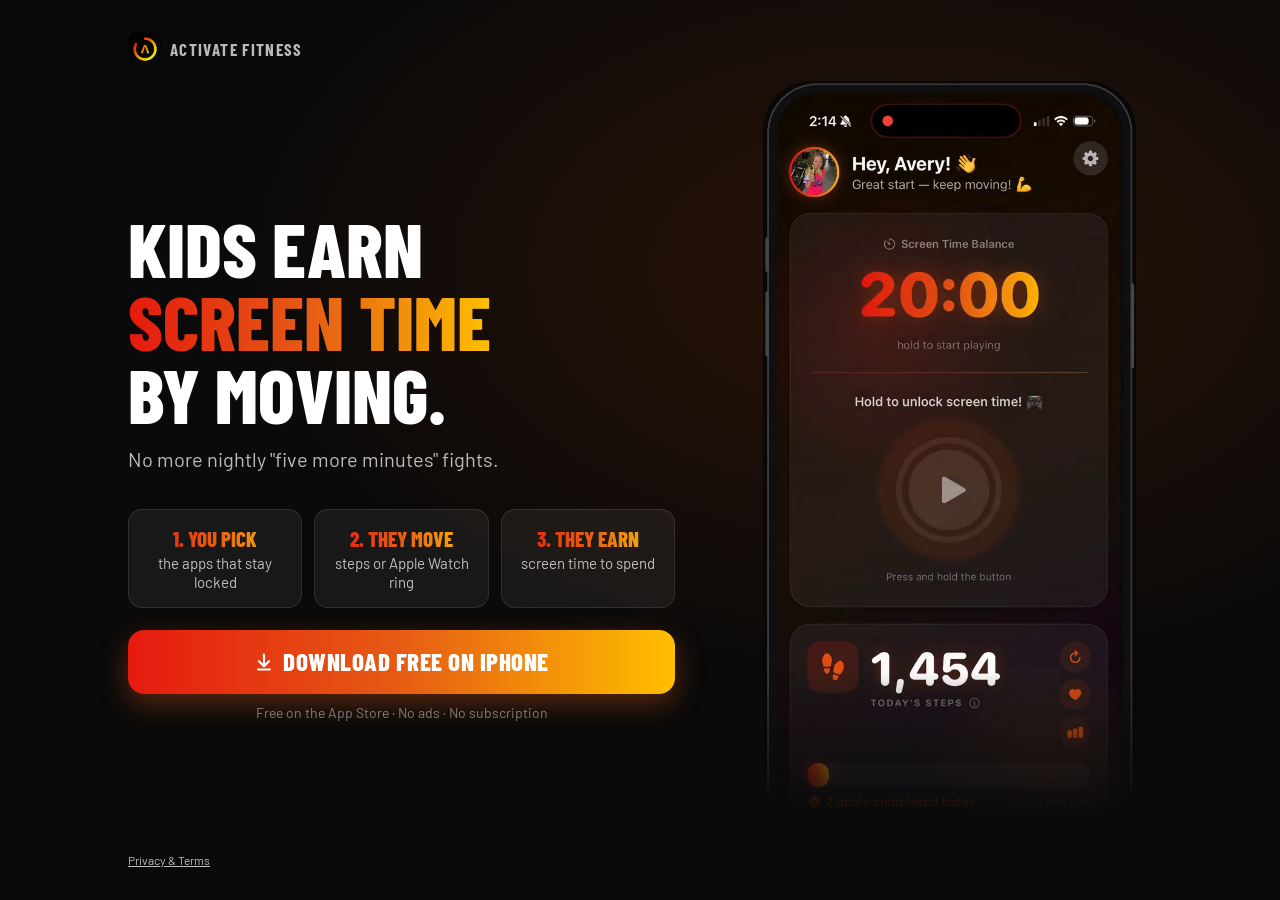
<file: get/index.html>
<!DOCTYPE html>
<html lang="en">
<head>
<meta charset="UTF-8">
<meta name="viewport" content="width=device-width, initial-scale=1.0, viewport-fit=cover">
<title>Activate Fitness — Kids Earn Screen Time by Moving</title>
<meta name="description" content="Kids earn their screen time by moving — daily steps or closing their Apple Watch Exercise Ring. Free on iPhone.">
<meta name="robots" content="noindex,follow">
<meta name="apple-itunes-app" content="app-id=6760926366">
<meta property="og:title" content="Activate Fitness — Move More. Earn More.">
<meta property="og:description" content="Kids earn their screen time by moving. Free on iPhone.">
<meta property="og:image" content="https://activatefitnessapp.com/images/logo.png">
<!-- Tab icon: transparent ring only (the square logo.png gets a white
     outline in Safari's dark tab bar). -->
<link rel="icon" type="image/png" sizes="64x64" href="/images/favicon-ring.png">
<link rel="apple-touch-icon" href="/images/logo.png">
<meta name="theme-color" content="#0a0a0a">
<link rel="preconnect" href="https://fonts.googleapis.com">
<link rel="preconnect" href="https://fonts.gstatic.com" crossorigin>
<link href="https://fonts.googleapis.com/css2?family=Barlow+Condensed:wght@700;800&family=Barlow:wght@400;500;600&display=swap" rel="stylesheet">
<style>
  /* Ad landing page for the Oct 2026 Meta video test.
     One screen, no scrolling. Visitors arrive from /get/?v=1, ?v=2 or ?v=3
     (one per video ad); the script at the bottom stamps the matching App
     Store campaign token (ct=fb_video1/2/3) onto the download button so
     App Store Connect can report downloads per video. No trackers, no cookies. */
  :root {
    --brand-red:   #E51A0F;
    --brand-orange:#E65C14;
    --brand-gold:  #FFBF00;
    --dark:        #0a0a0a;
    --white-70:    rgba(255,255,255,0.72);
    --white-45:    rgba(255,255,255,0.45);
    --white-10:    rgba(255,255,255,0.10);
    --white-06:    rgba(255,255,255,0.06);
    --grad:        linear-gradient(90deg, var(--brand-red), var(--brand-orange), var(--brand-gold));
    --font-display:'Barlow Condensed', 'Arial Narrow', sans-serif;
    --font-body:   'Barlow', -apple-system, 'Helvetica Neue', sans-serif;
  }
  *, *::before, *::after { box-sizing: border-box; margin: 0; padding: 0; }
  html { -webkit-text-size-adjust: 100%; }
  body {
    background: radial-gradient(120% 55% at 50% 0%, #2a1206 0%, var(--dark) 62%);
    background-color: var(--dark);
    color: #fff;
    font-family: var(--font-body);
    line-height: 1.35;
  }
  .wrap {
    min-height: 100vh; min-height: 100svh;
    max-width: 460px; margin: 0 auto;
    padding: max(16px, env(safe-area-inset-top)) 18px max(12px, env(safe-area-inset-bottom));
    display: flex; flex-direction: column; gap: min(16px, 2.2svh);
  }
  .brand {
    display: flex; align-items: center; gap: 8px;
    font-family: var(--font-display); font-weight: 700;
    font-size: 15px; letter-spacing: 0.08em; text-transform: uppercase;
    color: var(--white-70);
  }
  .brand img { width: 28px; height: 28px; border-radius: 7px; }
  .grad {
    background: var(--grad);
    -webkit-background-clip: text; background-clip: text;
    -webkit-text-fill-color: transparent; color: var(--brand-orange);
  }
  .hero {
    flex: 1; display: grid; grid-template-columns: 1fr 42%;
    gap: 12px; align-items: center;
  }
  h1 {
    font-family: var(--font-display); font-weight: 800;
    font-size: min(10.5vw, 6.4svh, 46px); line-height: 0.95;
    text-transform: uppercase;
  }
  .sub { font-size: 15px; color: var(--white-70); margin-top: 10px; }
  .shot {
    display: block; width: 100%; height: auto; max-height: 52svh; object-fit: contain;
    -webkit-mask-image: linear-gradient(#000 80%, transparent);
            mask-image: linear-gradient(#000 80%, transparent);
  }
  .steps { display: grid; grid-template-columns: repeat(3, 1fr); gap: 8px; }
  .step {
    background: var(--white-06); border: 1px solid var(--white-10);
    border-radius: 12px; padding: 10px 6px;
    text-align: center; font-size: 13px; line-height: 1.25; color: var(--white-70);
  }
  .step b {
    display: block; margin-bottom: 2px;
    font-family: var(--font-display); font-weight: 800; font-size: 17px;
    text-transform: uppercase; white-space: nowrap;
  }
  .cta {
    display: flex; align-items: center; justify-content: center; gap: 9px;
    width: 100%; min-height: 56px; padding: 14px;
    border-radius: 15px; background: var(--grad);
    color: #fff; text-decoration: none;
    font-family: var(--font-display); font-weight: 800;
    font-size: clamp(19px, 5.6vw, 22px); letter-spacing: 0.02em;
    white-space: nowrap; text-transform: uppercase;
    box-shadow: 0 10px 28px rgba(230, 92, 20, 0.35);
    -webkit-tap-highlight-color: transparent;
  }
  br.wide { display: none; }
  .cta:active { transform: scale(0.985); }
  .cta svg { width: 20px; height: 20px; flex: none; }
  .note { font-size: 13px; color: var(--white-45); text-align: center; margin-top: 8px; }
  .foot { font-size: 12px; color: var(--white-45); text-align: center; }
  .foot a { color: var(--white-70); }

  /* Desktop / tablet: wide two-column layout instead of the phone column.
     Left: headline, steps, button. Right: large app screenshot. */
  @media (min-width: 900px) {
    body { background: radial-gradient(80% 70% at 70% 30%, #2a1206 0%, var(--dark) 65%); background-color: var(--dark); }
    .wrap {
      max-width: 1120px; min-height: 100vh; min-height: 100svh;
      padding: 32px 48px; gap: 0;
      display: grid; grid-template-columns: 1.15fr 0.85fr; column-gap: 72px;
      grid-template-rows: auto 1fr auto auto auto 1fr;
      grid-template-areas: "brand shot" "gap1 shot" "hero shot" "steps shot" "cta shot" "foot shot";
      /* last row (foot) stretches so content sits centered */
      align-items: center;
    }
    .brand { grid-area: brand; font-size: 17px; align-self: start; }
    .brand img { width: 34px; height: 34px; border-radius: 8px; }
    .hero { display: contents; }
    .hero > div { grid-area: hero; }
    h1 { font-size: clamp(56px, 6vw, 84px); }
    br.wide { display: inline; }
    .sub { font-size: 20px; margin-top: 16px; }
    .shot {
      grid-area: shot; align-self: center; justify-self: center;
      width: auto; max-width: 100%; max-height: 82vh;
      border-radius: 13% / 6.5%;
    }
    .steps { grid-area: steps; margin-top: 36px; gap: 12px; }
    .step { padding: 16px 12px; font-size: 15px; border-radius: 14px; }
    .step b { font-size: 21px; }
    .cta-wrap { grid-area: cta; margin-top: 22px; }
    .cta { min-height: 64px; font-size: 25px; border-radius: 16px; }
    .note { font-size: 14px; margin-top: 10px; }
    .foot { grid-area: foot; align-self: end; text-align: left; }
  }

  /* Short screens (small iPhones inside the Facebook/Instagram browser) */
  @media (max-height: 600px) {
    .sub { font-size: 14px; margin-top: 8px; }
    .step { padding: 7px 5px; font-size: 12px; }
    .step b { font-size: 15px; }
    .cta { min-height: 50px; padding: 12px; }
    .note { margin-top: 6px; font-size: 12px; }
  }
</style>
</head>
<body>
<main class="wrap">
  <div class="brand"><img src="/images/logo.png" alt="" width="28" height="28">Activate Fitness</div>

  <div class="hero">
    <div>
      <h1>Kids earn<br class="wide"> <span class="grad">screen time</span><br class="wide"> by moving.</h1>
      <p class="sub">No more nightly "five more minutes" fights.</p>
    </div>
    <img class="shot" src="/images/app-dashboard.jpg" alt="Activate Fitness home screen showing 20:00 of banked screen time and today's 1,454 steps" width="616" height="1220">
  </div>

  <div class="steps">
    <div class="step"><b class="grad">1. You pick</b>the apps that stay locked</div>
    <div class="step"><b class="grad">2. They move</b>steps or Apple Watch ring</div>
    <div class="step"><b class="grad">3. They earn</b>screen time to spend</div>
  </div>

  <div class="cta-wrap">
    <a class="cta js-store" href="https://apps.apple.com/app/apple-store/id6760926366?pt=118503335&amp;ct=fb_landing&amp;mt=8">
      <svg viewBox="0 0 24 24" fill="none" stroke="currentColor" stroke-width="2.6" stroke-linecap="round" stroke-linejoin="round" aria-hidden="true"><path d="M12 3v12"/><path d="m6 11 6 6 6-6"/><path d="M5 21h14"/></svg>
      Download free on iPhone
    </a>
    <p class="note">Free on the App Store · No ads · No subscription</p>
  </div>

  <p class="foot"><a href="/#legal">Privacy &amp; Terms</a></p>
</main>
<script>
  // Map ?v=1|2|3 (one per video ad) to its App Store campaign token.
  (function () {
    var v = new URLSearchParams(location.search).get('v');
    var tokens = { '1': 'fb_video1', '2': 'fb_video2', '3': 'fb_video3' };
    var ct = tokens[v];
    if (!ct) return; // no/unknown v: keep the fb_landing default
    var links = document.querySelectorAll('.js-store');
    for (var i = 0; i < links.length; i++) {
      links[i].href = 'https://apps.apple.com/app/apple-store/id6760926366?pt=118503335&ct=' + ct + '&mt=8';
    }
  })();
</script>
</body>
</html>
</file>
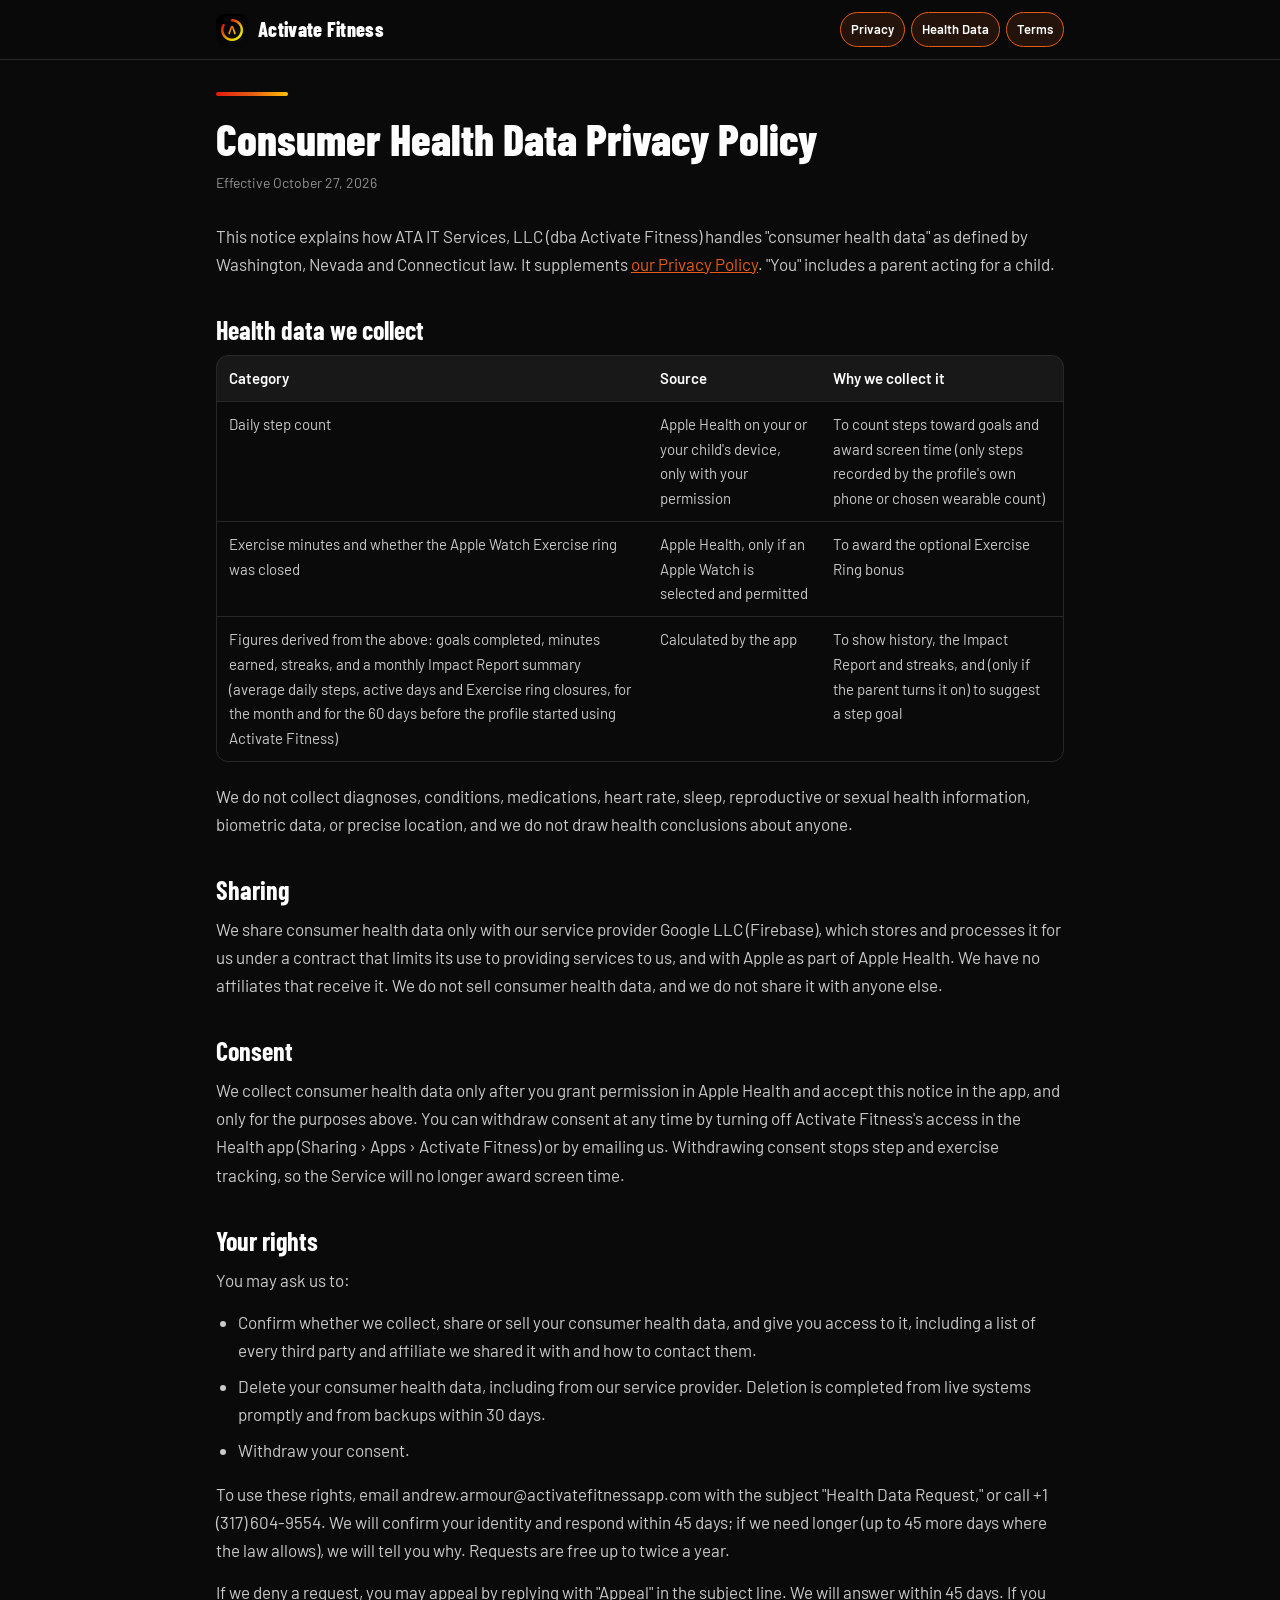
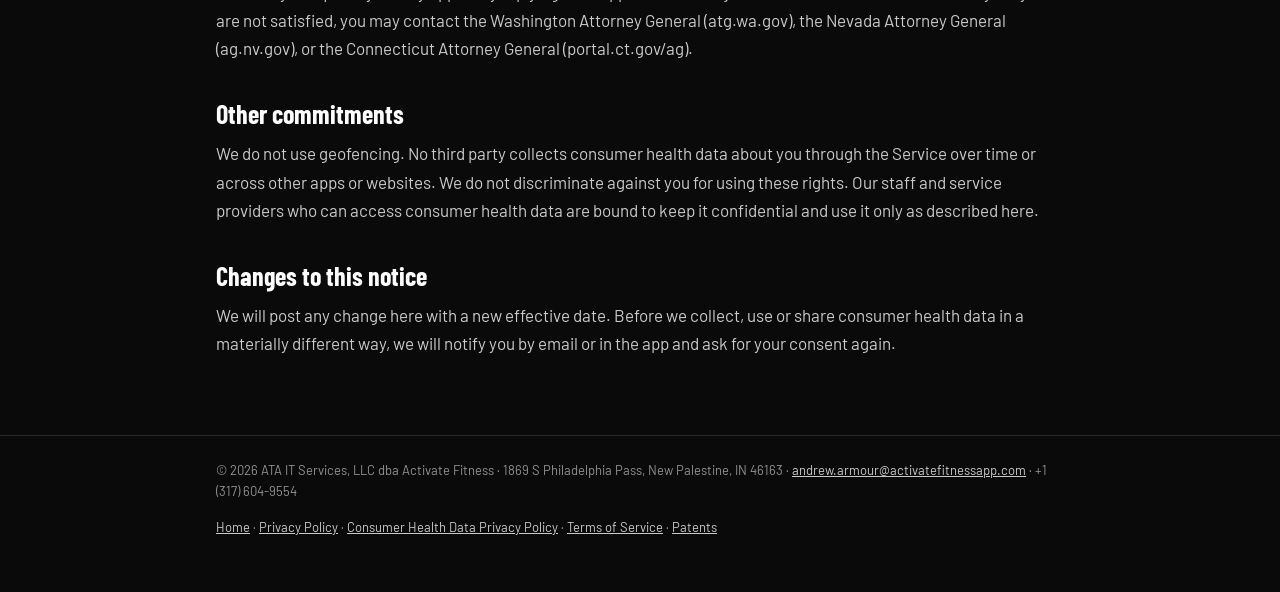
<file: health-privacy/index.html>
<!DOCTYPE html>
<html lang="en">
<head>
<meta charset="UTF-8">
<meta name="viewport" content="width=device-width, initial-scale=1.0">
<title>Consumer Health Data Privacy Policy — Activate Fitness</title>
<meta name="description" content="Consumer Health Data Privacy Policy for Activate Fitness (ATA IT Services, LLC).">
<link rel="canonical" href="https://activatefitnessapp.com/health-privacy/">
<meta name="theme-color" content="#0a0a0a">
<link rel="apple-touch-icon" href="/images/logo.png">
<link rel="icon" href="/images/favicon-ring.png">
<link rel="preconnect" href="https://fonts.googleapis.com">
<link rel="preconnect" href="https://fonts.gstatic.com" crossorigin>
<link href="https://fonts.googleapis.com/css2?family=Barlow+Condensed:wght@700;800&family=Barlow:wght@400;500;600&display=swap" rel="stylesheet">
<!-- ADDED 10/25/26: each legal document has its own stable URL
     (/privacy/, /terms/, /health-privacy/). The app's in-app viewer and the
     consent confirmation email link here. Generated from the approved draft. -->
<style>
  :root {
    --brand-red:#E51A0F; --brand-orange:#E65C14; --brand-gold:#FFBF00;
    --dark:#0a0a0a; --dark-2:#111111; --dark-3:#1a1a1a;
    --white:#ffffff; --white-70:rgba(255,255,255,0.78); --white-50:rgba(255,255,255,0.55);
    --white-12:rgba(255,255,255,0.12); --white-06:rgba(255,255,255,0.06);
    --grad:linear-gradient(90deg,var(--brand-red),var(--brand-orange),var(--brand-gold));
    --font-display:'Barlow Condensed',sans-serif; --font-body:'Barlow',sans-serif;
  }
  *,*::before,*::after { box-sizing:border-box; }
  html { -webkit-text-size-adjust:100%; }
  body { margin:0; background:var(--dark); color:var(--white-70); font-family:var(--font-body);
         font-size:17px; line-height:1.65; }
  a { color:var(--brand-orange); }
  header.top { position:sticky; top:0; z-index:5; background:rgba(10,10,10,0.92);
               backdrop-filter:blur(10px); -webkit-backdrop-filter:blur(10px);
               border-bottom:1px solid var(--white-12); }
  .top-inner { max-width:880px; margin:0 auto; padding:12px 16px; display:flex; align-items:center;
               justify-content:space-between; gap:12px; }
  .brand { display:flex; align-items:center; gap:10px; color:var(--white); text-decoration:none;
           font-family:var(--font-display); font-weight:800; font-size:20px; letter-spacing:0.3px; }
  .brand img { width:32px; height:32px; border-radius:8px; }
  nav.docs { display:flex; gap:6px; flex-wrap:wrap; }
  nav.docs a { font-size:13px; font-weight:600; text-decoration:none; color:var(--white-50);
               padding:6px 10px; border-radius:999px; border:1px solid var(--white-12); white-space:nowrap; }
  nav.docs a.current { color:var(--white); border-color:var(--brand-orange); background:rgba(230,92,20,0.12); }
  main { max-width:880px; margin:0 auto; padding:32px 16px 64px; }
  h1 { font-family:var(--font-display); font-weight:800; color:var(--white); font-size:44px; line-height:1.05;
       margin:8px 0 8px; }
  .dateline { color:var(--white-50); font-size:14px; margin:0 0 28px; }
  .bar { height:4px; width:72px; background:var(--grad); border-radius:2px; margin:0 0 20px; }
  h2 { font-family:var(--font-display); font-weight:700; color:var(--white); font-size:26px; line-height:1.2;
       margin:36px 0 10px; }
  h3 { color:var(--white); font-size:18px; margin:24px 0 8px; }
  p { margin:0 0 14px; }
  strong { color:var(--white); }
  ul, ol { margin:0 0 16px; padding-left:22px; }
  li { margin:0 0 8px; }
  .table-wrap { overflow-x:auto; margin:8px 0 20px; border:1px solid var(--white-12); border-radius:12px; }
  table { width:100%; border-collapse:collapse; font-size:15px; min-width:520px; }
  th, td { text-align:left; vertical-align:top; padding:10px 12px; border-bottom:1px solid var(--white-12); }
  th { color:var(--white); background:var(--white-06); font-weight:600; }
  tr:last-child td { border-bottom:none; }
  footer { border-top:1px solid var(--white-12); color:var(--white-50); font-size:13px; }
  .foot-inner { max-width:880px; margin:0 auto; padding:24px 16px 40px; }
  .foot-inner a { color:var(--white-70); }
  @media (max-width:600px) { h1 { font-size:36px; } body { font-size:16px; } nav.docs a { font-size:12px; padding:5px 8px; } }
</style>
</head>
<body>
<header class="top">
  <div class="top-inner">
    <a class="brand" href="/"><img src="/images/logo.png" alt="">Activate Fitness</a>
    <nav class="docs" aria-label="Legal documents">
      <a href="/privacy/" class="health-privacy-privacy">Privacy</a>
      <a href="/health-privacy/" class="health-privacy-health-privacy">Health Data</a>
      <a href="/terms/" class="health-privacy-terms">Terms</a>
    </nav>
  </div>
</header>
<main>
  <div class="bar"></div>
  <h1>Consumer Health Data Privacy Policy</h1>
  <p class="dateline">Effective October 27, 2026</p>
<p>This notice explains how ATA IT Services, LLC (dba Activate Fitness) handles "consumer health data" as defined by Washington, Nevada and Connecticut law. It supplements <a href="/privacy/">our Privacy Policy</a>. "You" includes a parent acting for a child.</p>
<h2>Health data we collect</h2>
<div class="table-wrap"><table><tr><th>Category</th><th>Source</th><th>Why we collect it</th></tr><tr><td>Daily step count</td><td>Apple Health on your or your child's device, only with your permission</td><td>To count steps toward goals and award screen time (only steps recorded by the profile's own phone or chosen wearable count)</td></tr><tr><td>Exercise minutes and whether the Apple Watch Exercise ring was closed</td><td>Apple Health, only if an Apple Watch is selected and permitted</td><td>To award the optional Exercise Ring bonus</td></tr><tr><td>Figures derived from the above: goals completed, minutes earned, streaks, and a monthly Impact Report summary (average daily steps, active days and Exercise ring closures, for the month and for the 60 days before the profile started using Activate Fitness)</td><td>Calculated by the app</td><td>To show history, the Impact Report and streaks, and (only if the parent turns it on) to suggest a step goal</td></tr></table></div>
<p>We do not collect diagnoses, conditions, medications, heart rate, sleep, reproductive or sexual health information, biometric data, or precise location, and we do not draw health conclusions about anyone.</p>
<h2>Sharing</h2>
<p>We share consumer health data only with our service provider Google LLC (Firebase), which stores and processes it for us under a contract that limits its use to providing services to us, and with Apple as part of Apple Health. We have no affiliates that receive it. We do not sell consumer health data, and we do not share it with anyone else.</p>
<h2>Consent</h2>
<p>We collect consumer health data only after you grant permission in Apple Health and accept this notice in the app, and only for the purposes above. You can withdraw consent at any time by turning off Activate Fitness's access in the Health app (Sharing › Apps › Activate Fitness) or by emailing us. Withdrawing consent stops step and exercise tracking, so the Service will no longer award screen time.</p>
<h2>Your rights</h2>
<p>You may ask us to:</p>
<ul><li>Confirm whether we collect, share or sell your consumer health data, and give you access to it, including a list of every third party and affiliate we shared it with and how to contact them.</li><li>Delete your consumer health data, including from our service provider. Deletion is completed from live systems promptly and from backups within 30 days.</li><li>Withdraw your consent.</li></ul>
<p>To use these rights, email andrew.armour@activatefitnessapp.com with the subject "Health Data Request," or call +1 (317) 604-9554. We will confirm your identity and respond within 45 days; if we need longer (up to 45 more days where the law allows), we will tell you why. Requests are free up to twice a year.</p>
<p>If we deny a request, you may appeal by replying with "Appeal" in the subject line. We will answer within 45 days. If you are not satisfied, you may contact the Washington Attorney General (atg.wa.gov), the Nevada Attorney General (ag.nv.gov), or the Connecticut Attorney General (portal.ct.gov/ag).</p>
<h2>Other commitments</h2>
<p>We do not use geofencing. No third party collects consumer health data about you through the Service over time or across other apps or websites. We do not discriminate against you for using these rights. Our staff and service providers who can access consumer health data are bound to keep it confidential and use it only as described here.</p>
<h2>Changes to this notice</h2>
<p>We will post any change here with a new effective date. Before we collect, use or share consumer health data in a materially different way, we will notify you by email or in the app and ask for your consent again.</p>
</main>
<footer>
  <div class="foot-inner">
    <p>© 2026 ATA IT Services, LLC dba Activate Fitness · 1869 S Philadelphia Pass, New Palestine, IN 46163 ·
      <a href="mailto:andrew.armour@activatefitnessapp.com">andrew.armour@activatefitnessapp.com</a> · +1 (317) 604-9554</p>
    <p><a href="/">Home</a> · <a href="/privacy/">Privacy Policy</a> · <a href="/health-privacy/">Consumer Health Data Privacy Policy</a> · <a href="/terms/">Terms of Service</a> · <a href="/patents/">Patents</a></p>
  </div>
</footer>
<script>
  // Highlight the current document in the nav.
  document.querySelectorAll('nav.docs a').forEach(function (a) {
    if (a.className === 'health-privacy-' + a.getAttribute('href').replace(/\//g, '')) a.classList.add('current');
  });
</script>
</body>
</html>
</file>
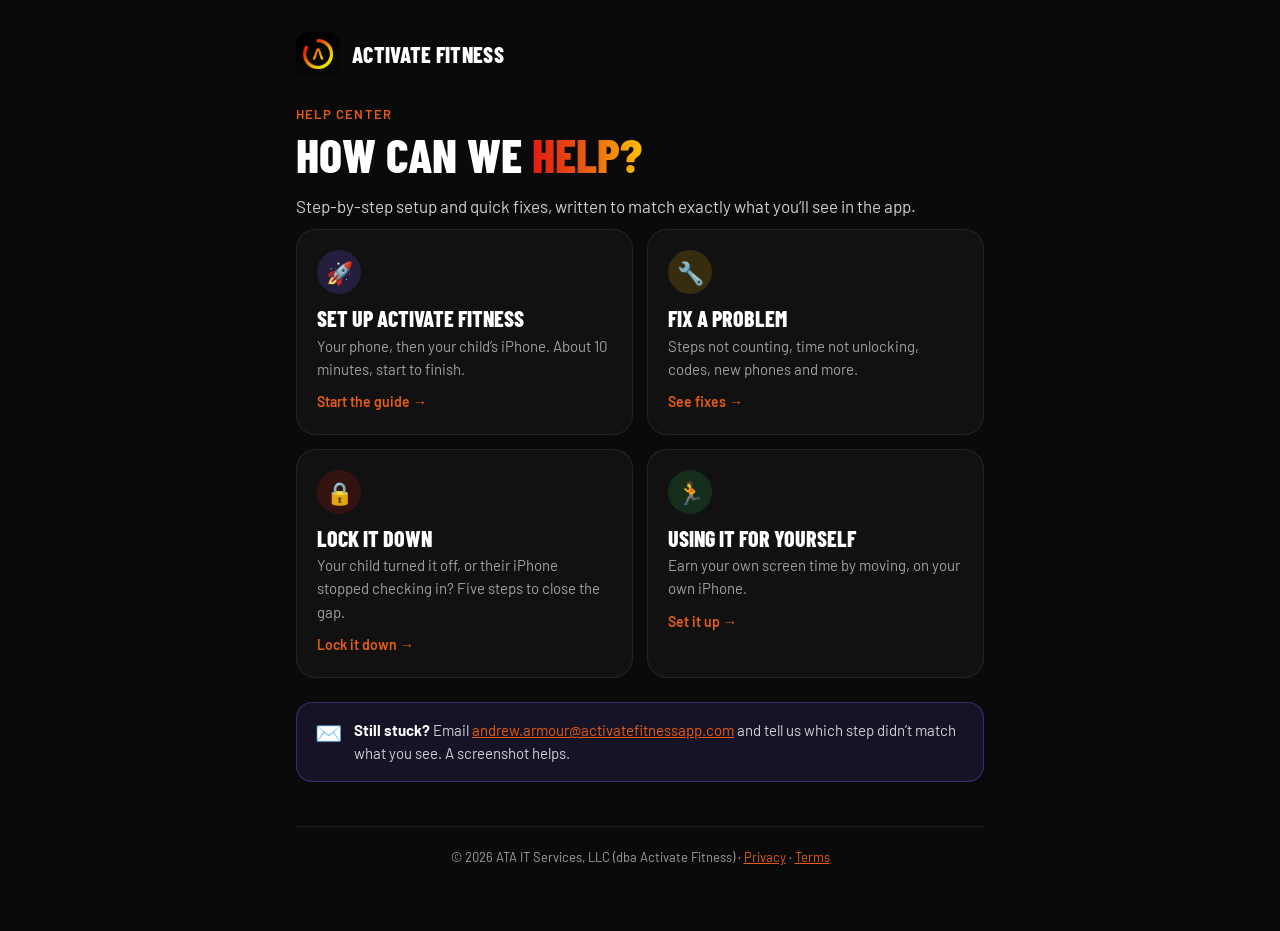
<file: help/index.html>
<!DOCTYPE html>
<html lang="en">
<head>
<meta charset="UTF-8">
<meta name="viewport" content="width=device-width, initial-scale=1.0">
<title>Help — Activate Fitness</title>
<meta name="description" content="Setup guides and fixes for Activate Fitness, the app where kids earn screen time by moving.">
<link rel="canonical" href="https://activatefitnessapp.com/help/">
<meta name="theme-color" content="#0a0a0a">
<link rel="apple-touch-icon" href="/images/logo.png">
<link rel="icon" href="/images/favicon-ring.png">
<link rel="preconnect" href="https://fonts.googleapis.com">
<link rel="preconnect" href="https://fonts.gstatic.com" crossorigin>
<link href="https://fonts.googleapis.com/css2?family=Barlow+Condensed:wght@700;800&family=Barlow:wght@400;500;600&display=swap" rel="stylesheet">
<link rel="stylesheet" href="/help/help.css">
<!-- ADDED 11/6/26 — help home. Linked from the app's Help row, email footers
     and the App Store Support URL. -->
</head>
<body>
<div class="wrap">
  <header class="site">
    <img src="/images/logo.png" alt="">
    <a href="/">Activate Fitness</a>
  </header>

  <div class="eyebrow">Help center</div>
  <h1>How can we <span class="gradient-text">help?</span></h1>
  <p class="lead">Step-by-step setup and quick fixes, written to match exactly what you&rsquo;ll see in the app.</p>

  <div class="cards">
    <a class="card" href="/help/setup/">
      <div class="ic" style="background:rgba(124,92,255,0.18)">&#128640;</div>
      <h3>Set up Activate Fitness</h3>
      <p>Your phone, then your child&rsquo;s iPhone. About 10 minutes, start to finish.</p>
      <span class="go">Start the guide &rarr;</span>
    </a>
    <a class="card" href="/help/troubleshooting/">
      <div class="ic" style="background:rgba(255,191,0,0.16)">&#128295;</div>
      <h3>Fix a problem</h3>
      <p>Steps not counting, time not unlocking, codes, new phones and more.</p>
      <span class="go">See fixes &rarr;</span>
    </a>
    <a class="card" href="/help/check-in/">
      <div class="ic" style="background:rgba(229,26,15,0.16)">&#128274;</div>
      <h3>Lock it down</h3>
      <p>Your child turned it off, or their iPhone stopped checking in? Five steps to close the gap.</p>
      <span class="go">Lock it down &rarr;</span>
    </a>
    <a class="card" href="/help/setup/#yourself">
      <div class="ic" style="background:rgba(52,199,89,0.16)">&#127939;</div>
      <h3>Using it for yourself</h3>
      <p>Earn your own screen time by moving, on your own iPhone.</p>
      <span class="go">Set it up &rarr;</span>
    </a>
  </div>

  <div class="callout purple" style="margin-top:24px">
    <div class="ic">&#9993;&#65039;</div>
    <p><strong>Still stuck?</strong> Email <a href="mailto:andrew.armour@activatefitnessapp.com">andrew.armour@activatefitnessapp.com</a> and tell us which step didn&rsquo;t match what you see. A screenshot helps.</p>
  </div>

  <footer>
    &copy; 2026 ATA IT Services, LLC (dba Activate Fitness) &middot; <a href="/privacy/">Privacy</a> &middot; <a href="/terms/">Terms</a>
  </footer>
</div>
</body>
</html>
</file>
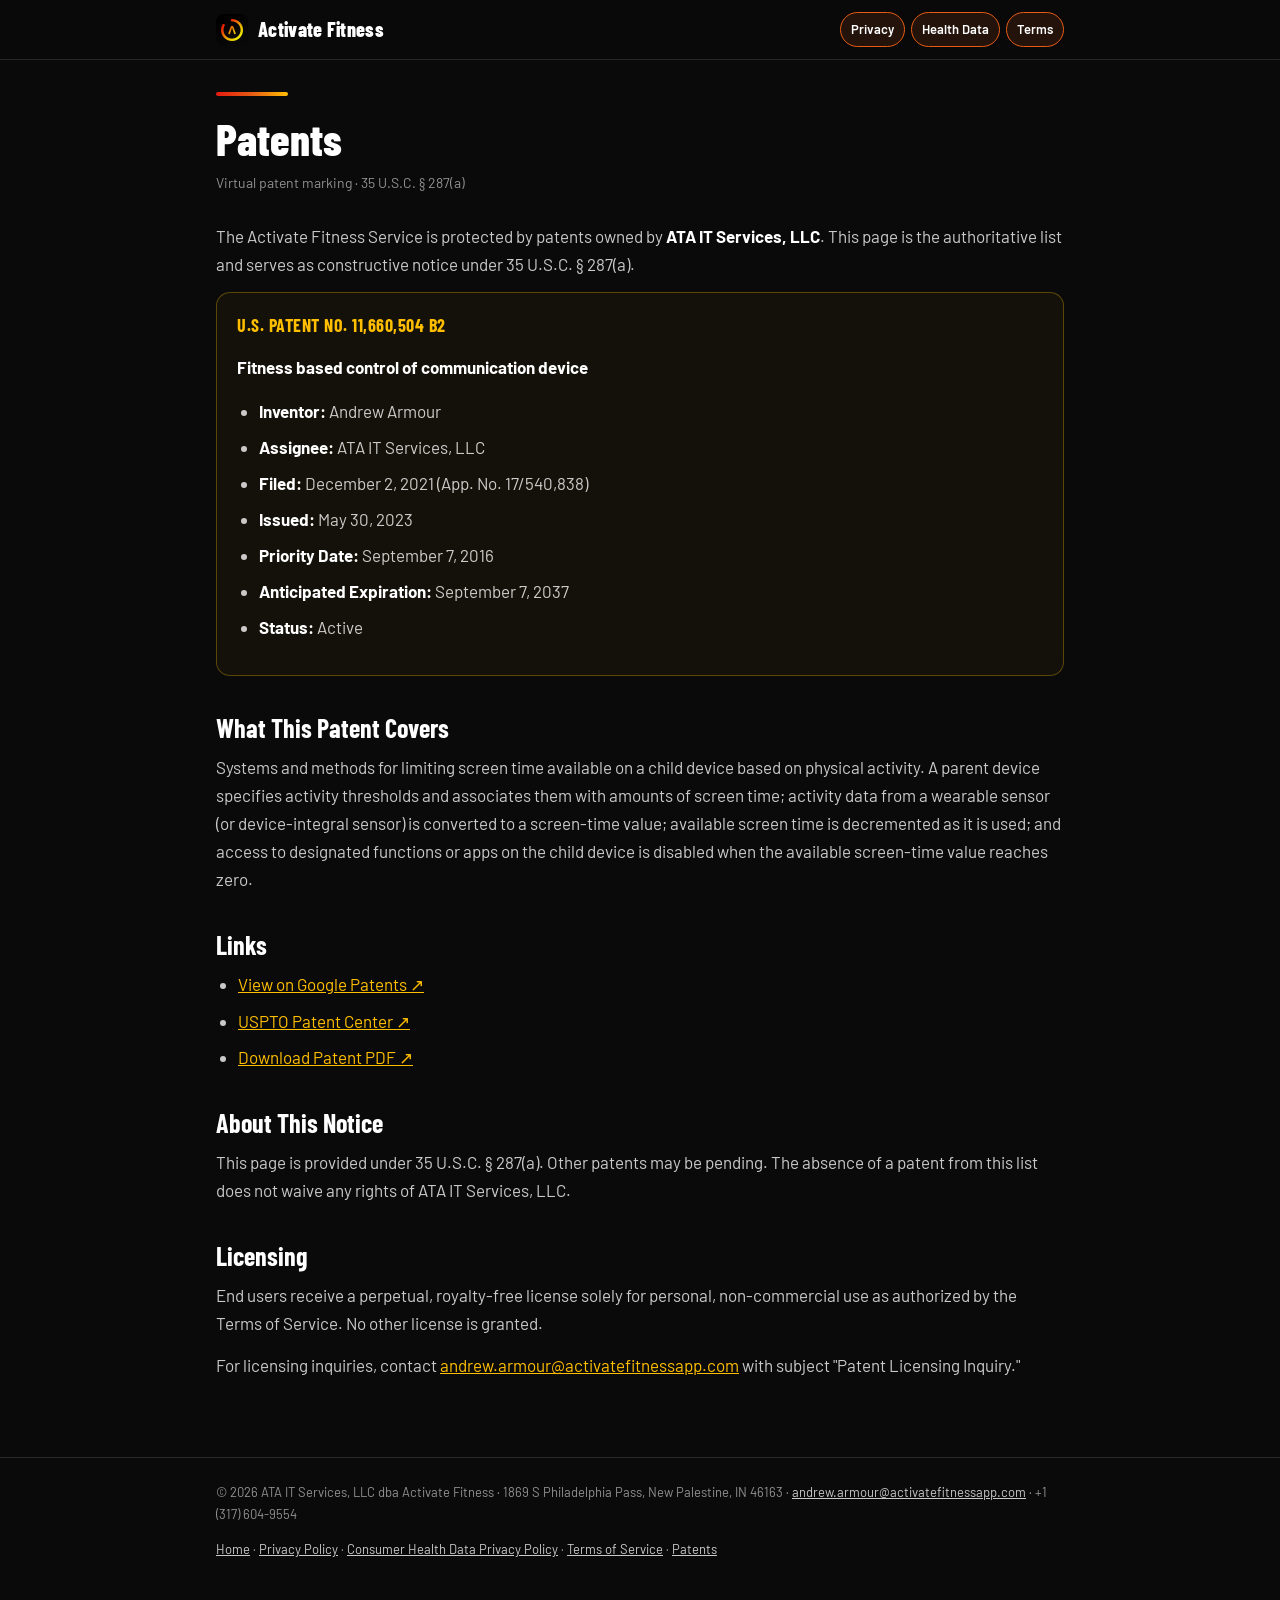
<file: patents/index.html>
<!DOCTYPE html>
<html lang="en">
<head>
<meta charset="UTF-8">
<meta name="viewport" content="width=device-width, initial-scale=1.0">
<title>Patents — Activate Fitness</title>
<meta name="description" content="Patents for Activate Fitness (ATA IT Services, LLC).">
<link rel="canonical" href="https://activatefitnessapp.com/patents/">
<meta name="theme-color" content="#0a0a0a">
<link rel="apple-touch-icon" href="/images/logo.png">
<link rel="icon" href="/images/favicon-ring.png">
<link rel="preconnect" href="https://fonts.googleapis.com">
<link rel="preconnect" href="https://fonts.gstatic.com" crossorigin>
<link href="https://fonts.googleapis.com/css2?family=Barlow+Condensed:wght@700;800&family=Barlow:wght@400;500;600&display=swap" rel="stylesheet">
<!-- ADDED 10/25/26: each legal document has its own stable URL
     (/privacy/, /terms/, /health-privacy/). The app's in-app viewer and the
     consent confirmation email link here. Generated from the approved draft. -->
<style>
  :root {
    --brand-red:#E51A0F; --brand-orange:#E65C14; --brand-gold:#FFBF00;
    --dark:#0a0a0a; --dark-2:#111111; --dark-3:#1a1a1a;
    --white:#ffffff; --white-70:rgba(255,255,255,0.78); --white-50:rgba(255,255,255,0.55);
    --white-12:rgba(255,255,255,0.12); --white-06:rgba(255,255,255,0.06);
    --grad:linear-gradient(90deg,var(--brand-red),var(--brand-orange),var(--brand-gold));
    --font-display:'Barlow Condensed',sans-serif; --font-body:'Barlow',sans-serif;
  }
  *,*::before,*::after { box-sizing:border-box; }
  html { -webkit-text-size-adjust:100%; }
  body { margin:0; background:var(--dark); color:var(--white-70); font-family:var(--font-body);
         font-size:17px; line-height:1.65; }
  a { color:var(--brand-orange); }
  header.top { position:sticky; top:0; z-index:5; background:rgba(10,10,10,0.92);
               backdrop-filter:blur(10px); -webkit-backdrop-filter:blur(10px);
               border-bottom:1px solid var(--white-12); }
  .top-inner { max-width:880px; margin:0 auto; padding:12px 16px; display:flex; align-items:center;
               justify-content:space-between; gap:12px; }
  .brand { display:flex; align-items:center; gap:10px; color:var(--white); text-decoration:none;
           font-family:var(--font-display); font-weight:800; font-size:20px; letter-spacing:0.3px; }
  .brand img { width:32px; height:32px; border-radius:8px; }
  nav.docs { display:flex; gap:6px; flex-wrap:wrap; }
  nav.docs a { font-size:13px; font-weight:600; text-decoration:none; color:var(--white-50);
               padding:6px 10px; border-radius:999px; border:1px solid var(--white-12); white-space:nowrap; }
  nav.docs a.current { color:var(--white); border-color:var(--brand-orange); background:rgba(230,92,20,0.12); }
  main { max-width:880px; margin:0 auto; padding:32px 16px 64px; }
  h1 { font-family:var(--font-display); font-weight:800; color:var(--white); font-size:44px; line-height:1.05;
       margin:8px 0 8px; }
  .dateline { color:var(--white-50); font-size:14px; margin:0 0 28px; }
  .bar { height:4px; width:72px; background:var(--grad); border-radius:2px; margin:0 0 20px; }
  h2 { font-family:var(--font-display); font-weight:700; color:var(--white); font-size:26px; line-height:1.2;
       margin:36px 0 10px; }
  h3 { color:var(--white); font-size:18px; margin:24px 0 8px; }
  p { margin:0 0 14px; }
  strong { color:var(--white); }
  ul, ol { margin:0 0 16px; padding-left:22px; }
  li { margin:0 0 8px; }
  .table-wrap { overflow-x:auto; margin:8px 0 20px; border:1px solid var(--white-12); border-radius:12px; }
  table { width:100%; border-collapse:collapse; font-size:15px; min-width:520px; }
  th, td { text-align:left; vertical-align:top; padding:10px 12px; border-bottom:1px solid var(--white-12); }
  th { color:var(--white); background:var(--white-06); font-weight:600; }
  tr:last-child td { border-bottom:none; }
  footer { border-top:1px solid var(--white-12); color:var(--white-50); font-size:13px; }
  .foot-inner { max-width:880px; margin:0 auto; padding:24px 16px 40px; }
  .foot-inner a { color:var(--white-70); }
  @media (max-width:600px) { h1 { font-size:36px; } body { font-size:16px; } nav.docs a { font-size:12px; padding:5px 8px; } }
</style>
</head>
<body>
<header class="top">
  <div class="top-inner">
    <a class="brand" href="/"><img src="/images/logo.png" alt="">Activate Fitness</a>
    <nav class="docs" aria-label="Legal documents">
      <a href="/privacy/" class="patents-privacy">Privacy</a>
      <a href="/health-privacy/" class="patents-health-privacy">Health Data</a>
      <a href="/terms/" class="patents-terms">Terms</a>
    </nav>
  </div>
</header>
<main>
  <div class="bar"></div>
  <h1>Patents</h1>
  <p class="dateline">Virtual patent marking · 35 U.S.C. § 287(a)</p>

    
    <p>The Activate Fitness Service is protected by patents owned by <strong>ATA IT Services, LLC</strong>. This page is the authoritative list and serves as constructive notice under 35 U.S.C. § 287(a).</p>
    <div style="border:1px solid rgba(255,191,0,0.3);border-radius:14px;padding:18px 20px;margin:0 0 20px;border-color: rgba(255,191,0,0.3); background: rgba(255,191,0,0.04);">
      <p style="margin-bottom:12px;"><strong style="color: var(--brand-gold); font-size: 18px; font-family: var(--font-display); text-transform: uppercase; letter-spacing: 0.5px;">U.S. Patent No. 11,660,504 B2</strong></p>
      <p style="color: var(--brand-gold); margin-bottom: 16px;"><strong>Fitness based control of communication device</strong></p>
      <ul>
        <li><strong>Inventor:</strong> Andrew Armour</li>
        <li><strong>Assignee:</strong> ATA IT Services, LLC</li>
        <li><strong>Filed:</strong> December 2, 2021 (App. No. 17/540,838)</li>
        <li><strong>Issued:</strong> May 30, 2023</li>
        <li><strong>Priority Date:</strong> September 7, 2016</li>
        <li><strong>Anticipated Expiration:</strong> September 7, 2037</li>
        <li><strong>Status:</strong> Active</li>
      </ul>
    </div>
    <h2>What This Patent Covers</h2>
    <p>Systems and methods for limiting screen time available on a child device based on physical activity. A parent device specifies activity thresholds and associates them with amounts of screen time; activity data from a wearable sensor (or device-integral sensor) is converted to a screen-time value; available screen time is decremented as it is used; and access to designated functions or apps on the child device is disabled when the available screen-time value reaches zero.</p>
    <h2>Links</h2>
    <ul>
      <li><a href="https://patents.google.com/patent/US11660504B2/en" target="_blank" style="color: var(--brand-gold);">View on Google Patents ↗</a></li>
      <li><a href="https://patentcenter.uspto.gov/applications/17540838" target="_blank" style="color: var(--brand-gold);">USPTO Patent Center ↗</a></li>
      <li><a href="https://patentimages.storage.googleapis.com/2a/61/e8/a8db31001a1bbc/US11660504.pdf" target="_blank" style="color: var(--brand-gold);">Download Patent PDF ↗</a></li>
    </ul>
    <h2>About This Notice</h2>
    <p>This page is provided under 35 U.S.C. § 287(a). Other patents may be pending. The absence of a patent from this list does not waive any rights of ATA IT Services, LLC.</p>
    <h2>Licensing</h2>
    <p>End users receive a perpetual, royalty-free license solely for personal, non-commercial use as authorized by the Terms of Service. No other license is granted.</p>
    <p>For licensing inquiries, contact <a href="mailto:andrew.armour@activatefitnessapp.com" style="color: var(--brand-gold);">andrew.armour@activatefitnessapp.com</a> with subject "Patent Licensing Inquiry."</p>
  
</main>
<footer>
  <div class="foot-inner">
    <p>© 2026 ATA IT Services, LLC dba Activate Fitness · 1869 S Philadelphia Pass, New Palestine, IN 46163 ·
      <a href="mailto:andrew.armour@activatefitnessapp.com">andrew.armour@activatefitnessapp.com</a> · +1 (317) 604-9554</p>
    <p><a href="/">Home</a> · <a href="/privacy/">Privacy Policy</a> · <a href="/health-privacy/">Consumer Health Data Privacy Policy</a> · <a href="/terms/">Terms of Service</a> · <a href="/patents/">Patents</a></p>
  </div>
</footer>
<script>
  // Highlight the current document in the nav.
  document.querySelectorAll('nav.docs a').forEach(function (a) {
    if (a.className === 'patents-' + a.getAttribute('href').replace(/\//g, '')) a.classList.add('current');
  });
</script>
</body>
</html>
</file>
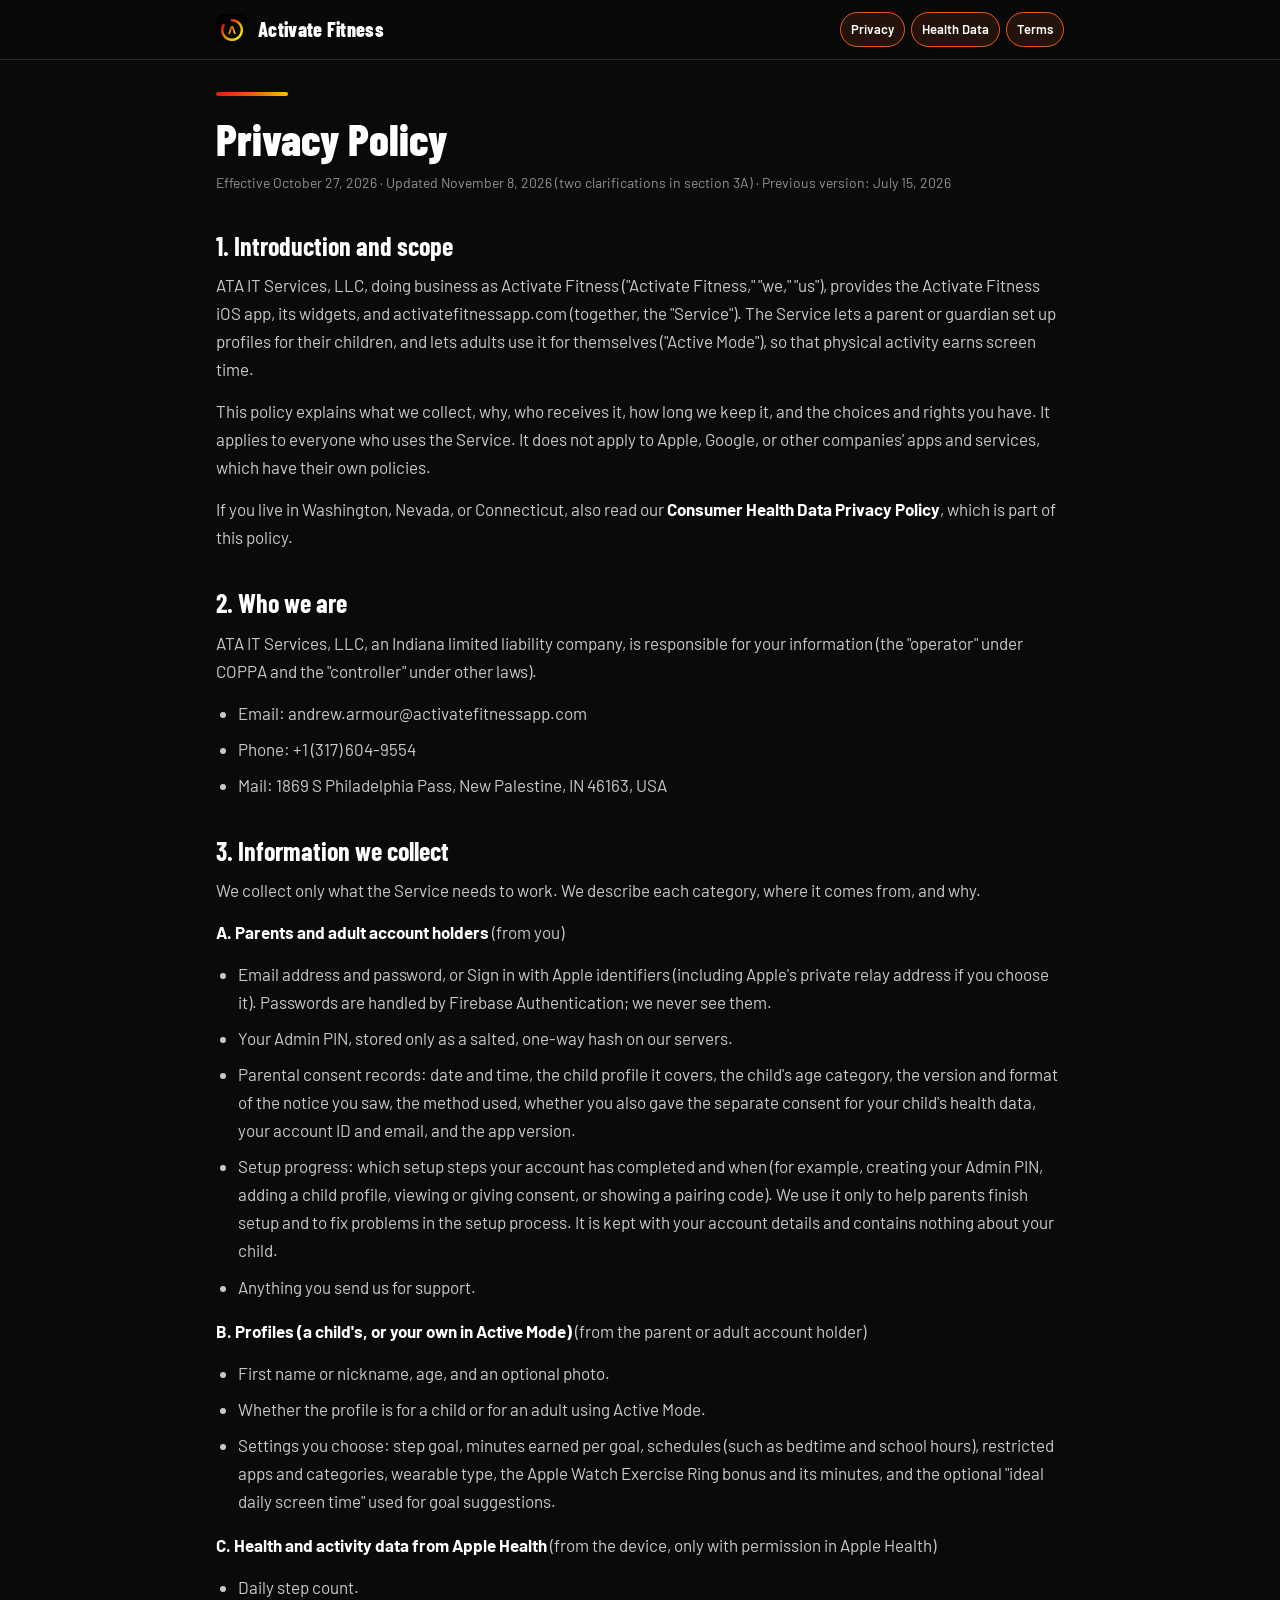
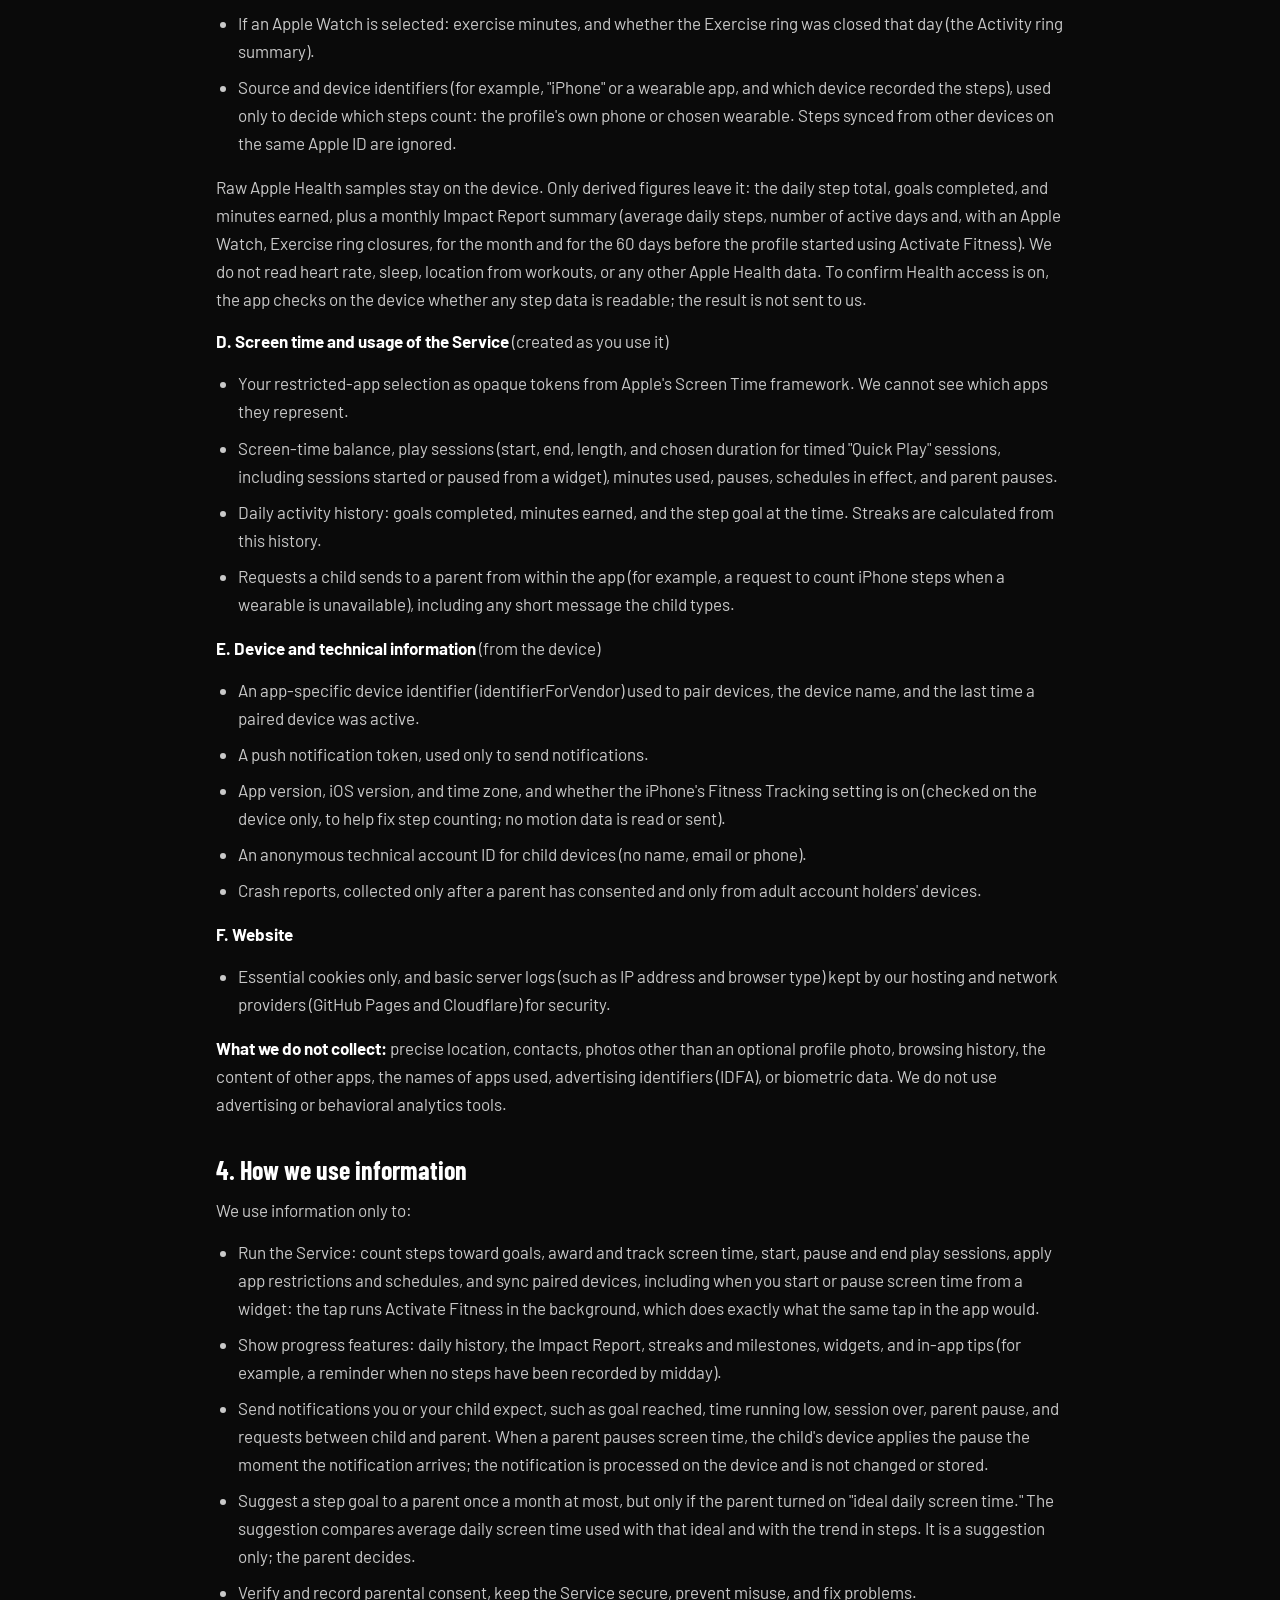
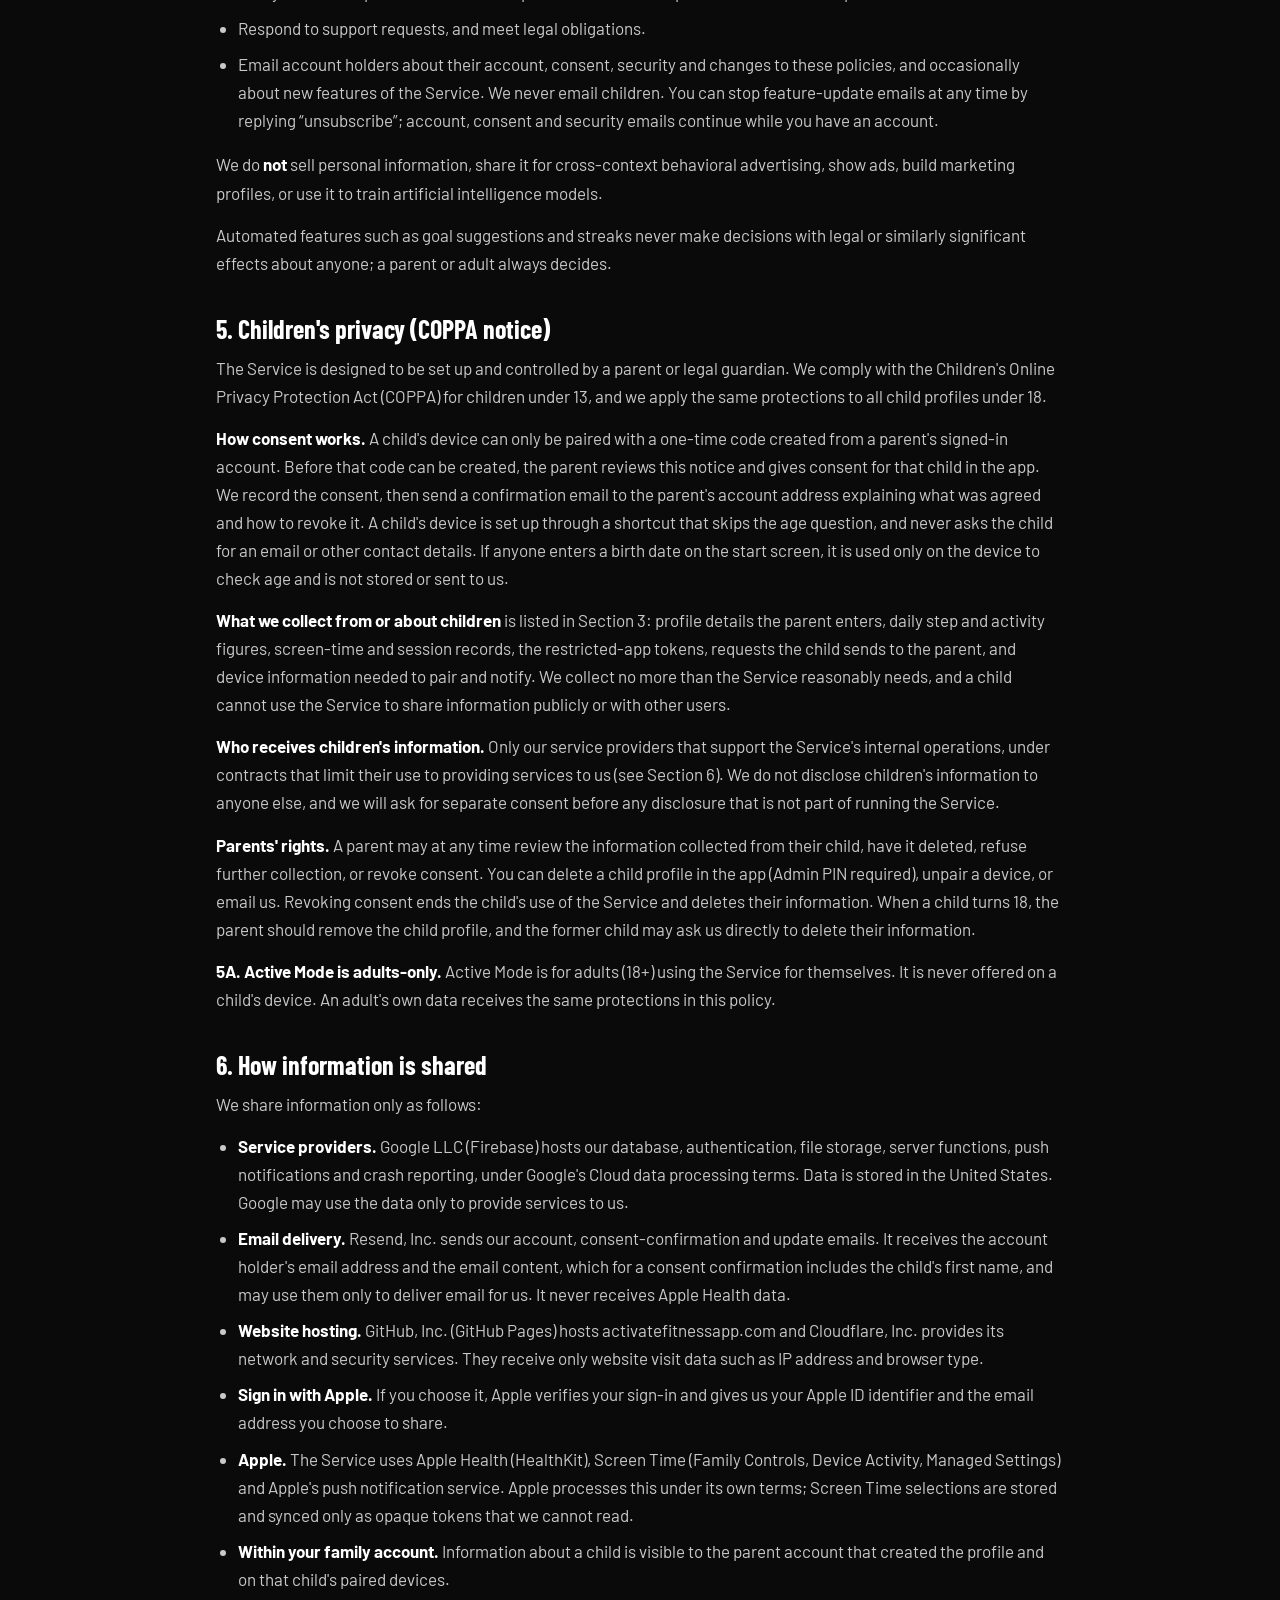
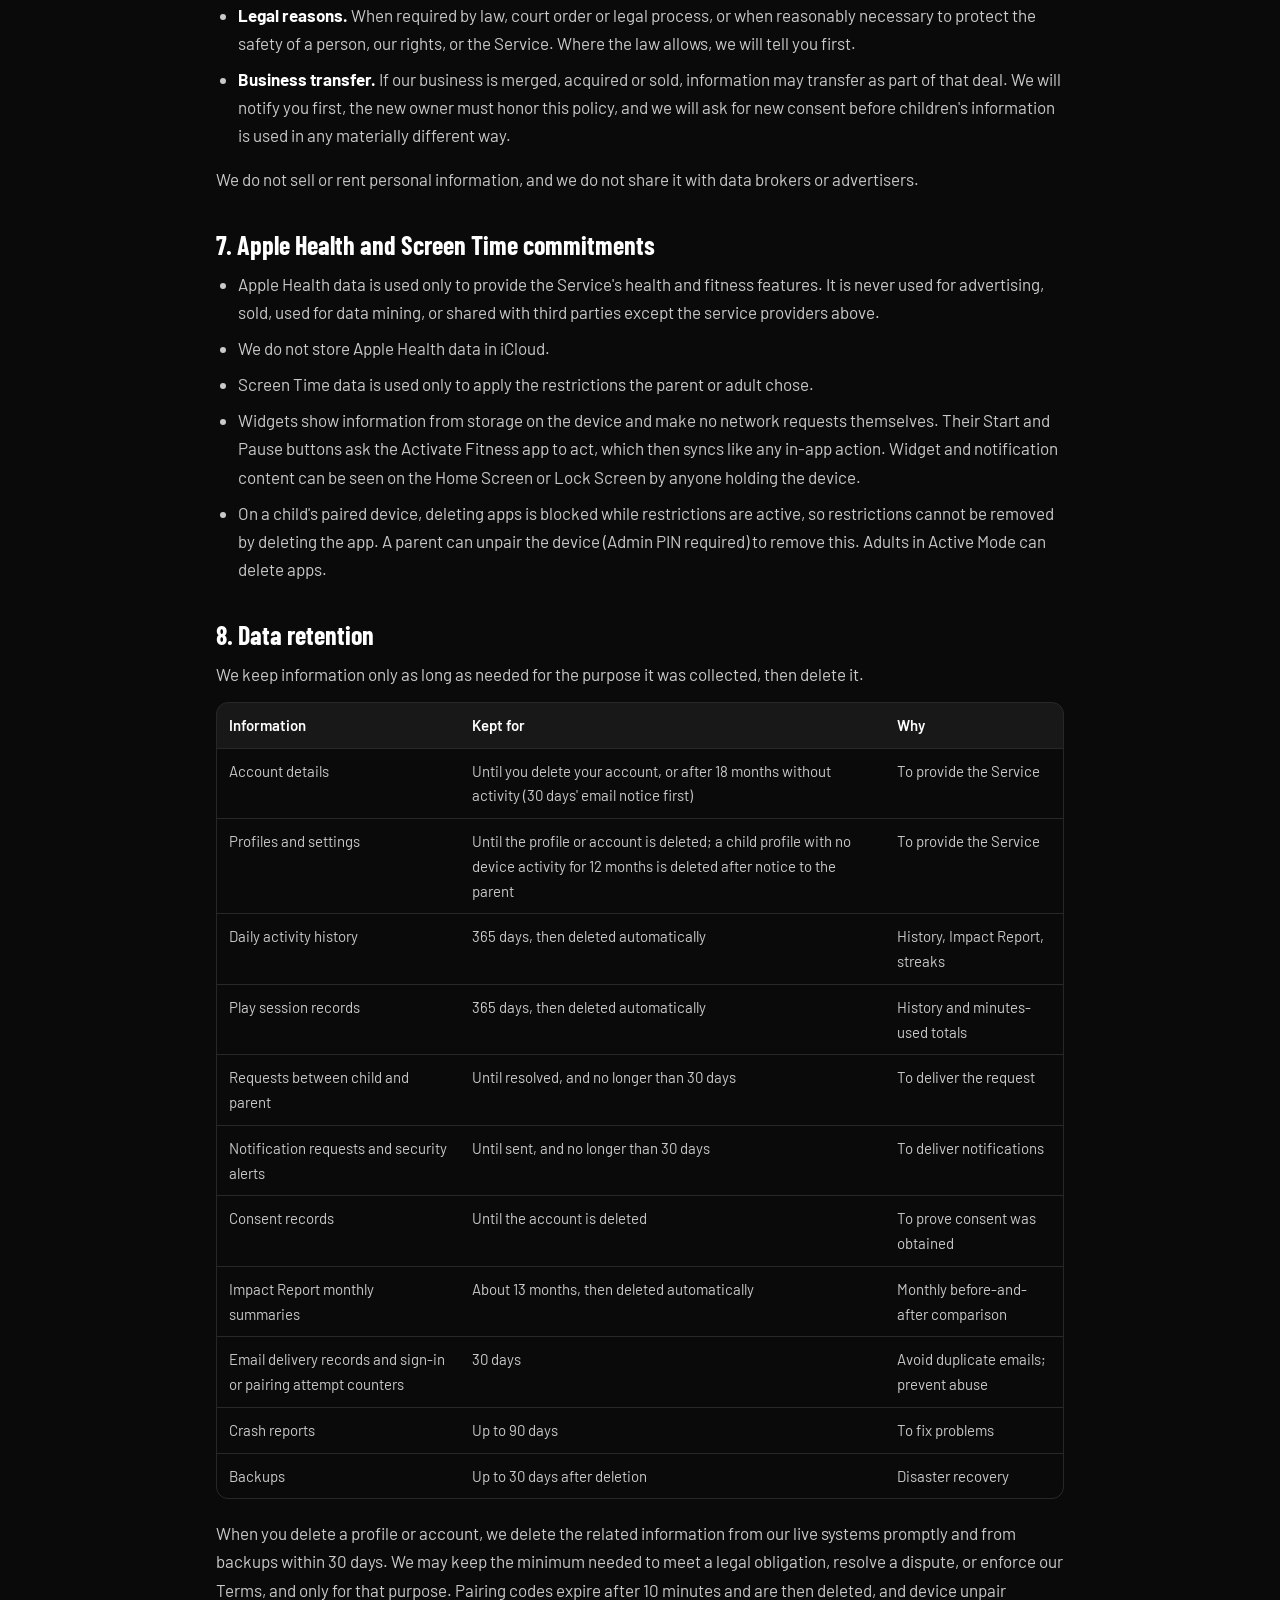
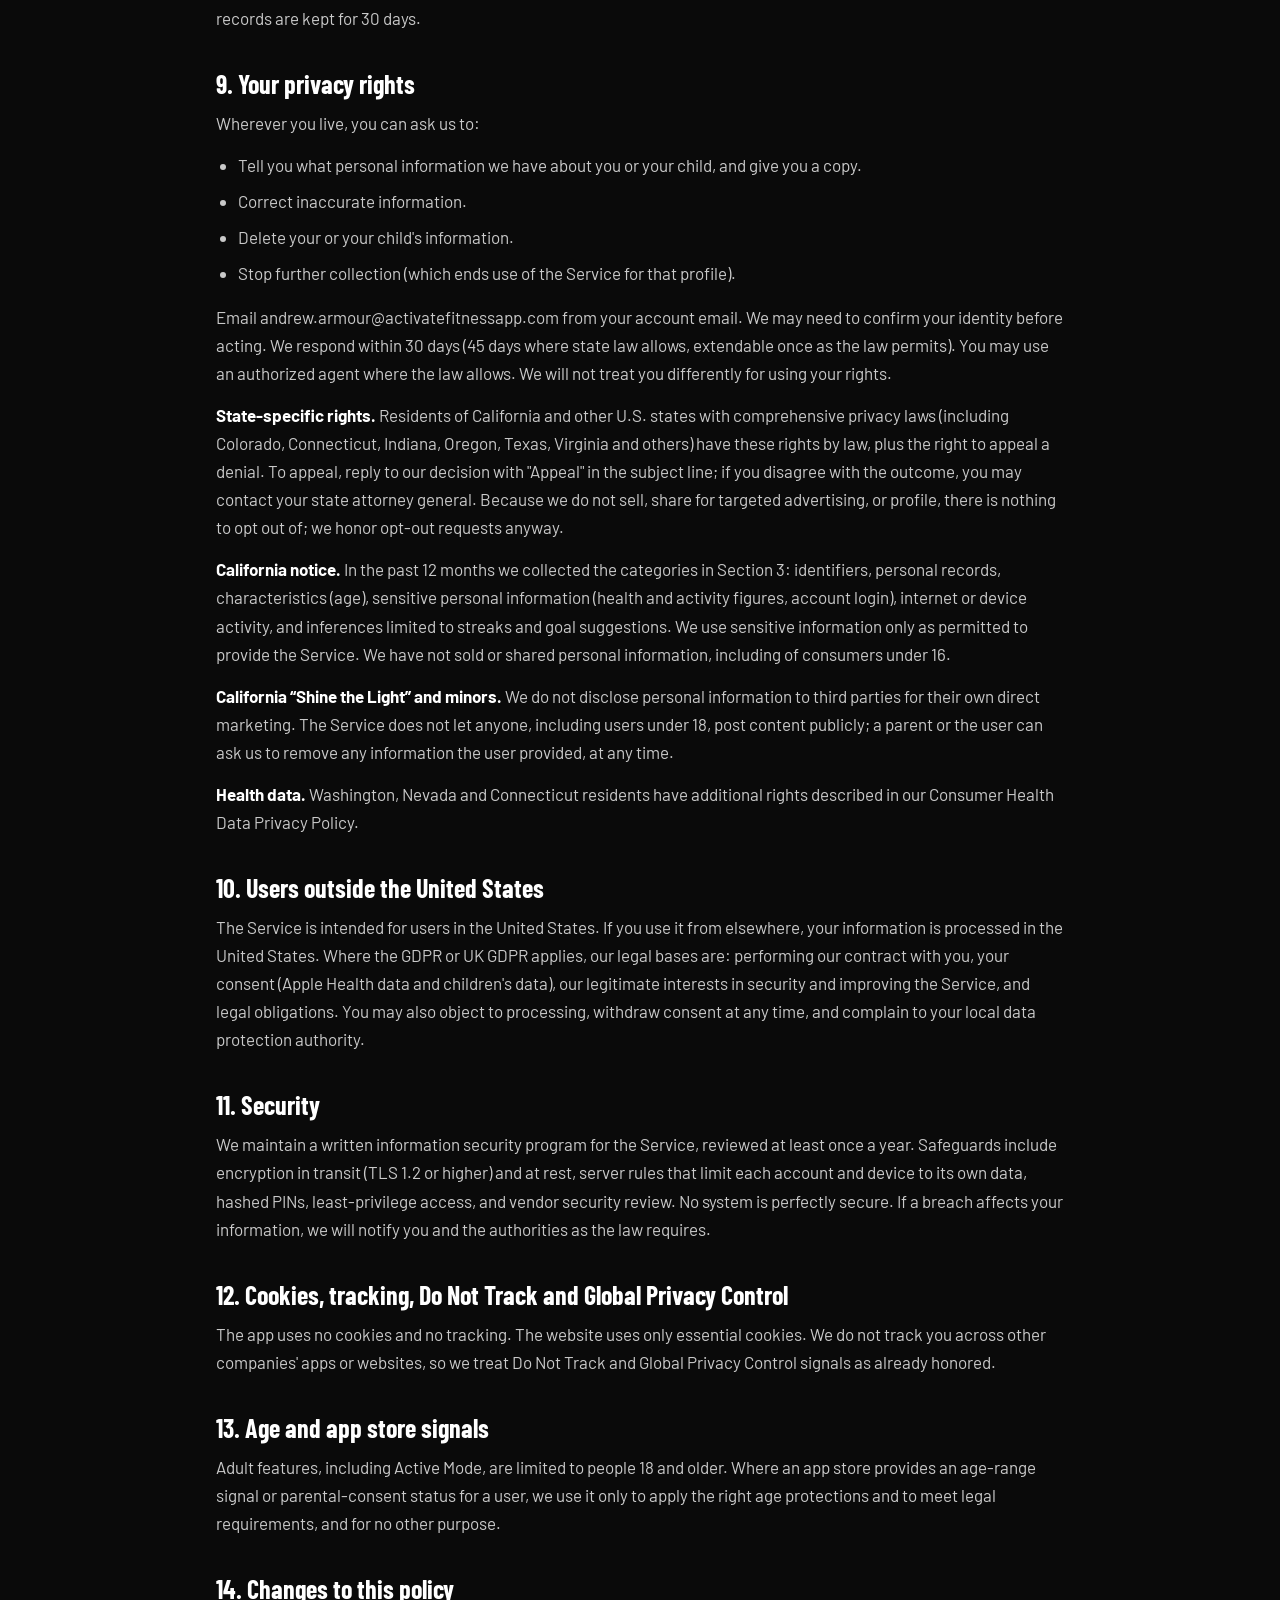
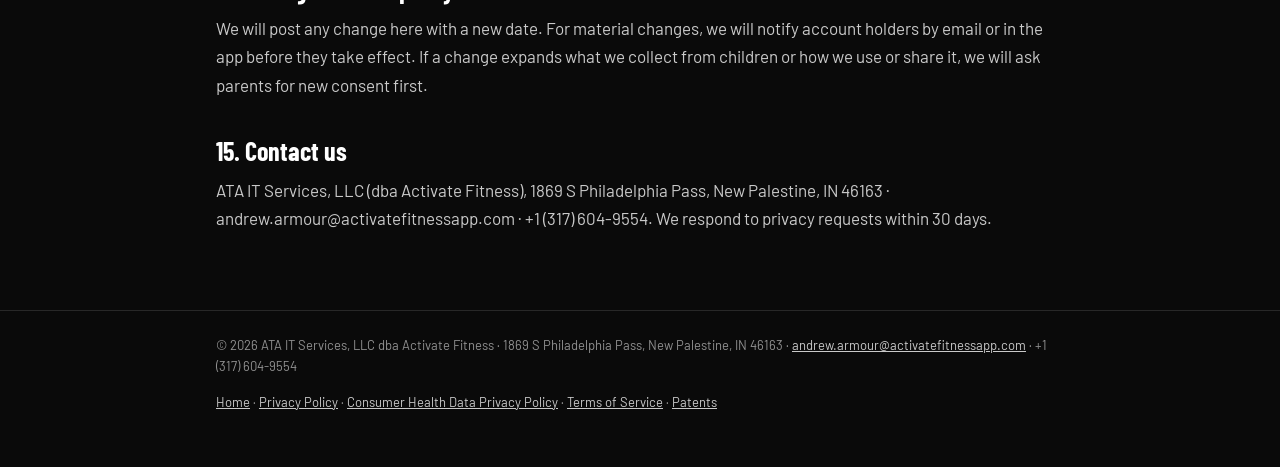
<file: privacy/index.html>
<!DOCTYPE html>
<html lang="en">
<head>
<meta charset="UTF-8">
<meta name="viewport" content="width=device-width, initial-scale=1.0">
<title>Privacy Policy — Activate Fitness</title>
<meta name="description" content="Privacy Policy for Activate Fitness (ATA IT Services, LLC).">
<link rel="canonical" href="https://activatefitnessapp.com/privacy/">
<meta name="theme-color" content="#0a0a0a">
<link rel="apple-touch-icon" href="/images/logo.png">
<link rel="icon" href="/images/favicon-ring.png">
<link rel="preconnect" href="https://fonts.googleapis.com">
<link rel="preconnect" href="https://fonts.gstatic.com" crossorigin>
<link href="https://fonts.googleapis.com/css2?family=Barlow+Condensed:wght@700;800&family=Barlow:wght@400;500;600&display=swap" rel="stylesheet">
<!-- ADDED 10/25/26: each legal document has its own stable URL
     (/privacy/, /terms/, /health-privacy/). The app's in-app viewer and the
     consent confirmation email link here. Generated from the approved draft. -->
<style>
  :root {
    --brand-red:#E51A0F; --brand-orange:#E65C14; --brand-gold:#FFBF00;
    --dark:#0a0a0a; --dark-2:#111111; --dark-3:#1a1a1a;
    --white:#ffffff; --white-70:rgba(255,255,255,0.78); --white-50:rgba(255,255,255,0.55);
    --white-12:rgba(255,255,255,0.12); --white-06:rgba(255,255,255,0.06);
    --grad:linear-gradient(90deg,var(--brand-red),var(--brand-orange),var(--brand-gold));
    --font-display:'Barlow Condensed',sans-serif; --font-body:'Barlow',sans-serif;
  }
  *,*::before,*::after { box-sizing:border-box; }
  html { -webkit-text-size-adjust:100%; }
  body { margin:0; background:var(--dark); color:var(--white-70); font-family:var(--font-body);
         font-size:17px; line-height:1.65; }
  a { color:var(--brand-orange); }
  header.top { position:sticky; top:0; z-index:5; background:rgba(10,10,10,0.92);
               backdrop-filter:blur(10px); -webkit-backdrop-filter:blur(10px);
               border-bottom:1px solid var(--white-12); }
  .top-inner { max-width:880px; margin:0 auto; padding:12px 16px; display:flex; align-items:center;
               justify-content:space-between; gap:12px; }
  .brand { display:flex; align-items:center; gap:10px; color:var(--white); text-decoration:none;
           font-family:var(--font-display); font-weight:800; font-size:20px; letter-spacing:0.3px; }
  .brand img { width:32px; height:32px; border-radius:8px; }
  nav.docs { display:flex; gap:6px; flex-wrap:wrap; }
  nav.docs a { font-size:13px; font-weight:600; text-decoration:none; color:var(--white-50);
               padding:6px 10px; border-radius:999px; border:1px solid var(--white-12); white-space:nowrap; }
  nav.docs a.current { color:var(--white); border-color:var(--brand-orange); background:rgba(230,92,20,0.12); }
  main { max-width:880px; margin:0 auto; padding:32px 16px 64px; }
  h1 { font-family:var(--font-display); font-weight:800; color:var(--white); font-size:44px; line-height:1.05;
       margin:8px 0 8px; }
  .dateline { color:var(--white-50); font-size:14px; margin:0 0 28px; }
  .bar { height:4px; width:72px; background:var(--grad); border-radius:2px; margin:0 0 20px; }
  h2 { font-family:var(--font-display); font-weight:700; color:var(--white); font-size:26px; line-height:1.2;
       margin:36px 0 10px; }
  h3 { color:var(--white); font-size:18px; margin:24px 0 8px; }
  p { margin:0 0 14px; }
  strong { color:var(--white); }
  ul, ol { margin:0 0 16px; padding-left:22px; }
  li { margin:0 0 8px; }
  .table-wrap { overflow-x:auto; margin:8px 0 20px; border:1px solid var(--white-12); border-radius:12px; }
  table { width:100%; border-collapse:collapse; font-size:15px; min-width:520px; }
  th, td { text-align:left; vertical-align:top; padding:10px 12px; border-bottom:1px solid var(--white-12); }
  th { color:var(--white); background:var(--white-06); font-weight:600; }
  tr:last-child td { border-bottom:none; }
  footer { border-top:1px solid var(--white-12); color:var(--white-50); font-size:13px; }
  .foot-inner { max-width:880px; margin:0 auto; padding:24px 16px 40px; }
  .foot-inner a { color:var(--white-70); }
  @media (max-width:600px) { h1 { font-size:36px; } body { font-size:16px; } nav.docs a { font-size:12px; padding:5px 8px; } }
</style>
</head>
<body>
<header class="top">
  <div class="top-inner">
    <a class="brand" href="/"><img src="/images/logo.png" alt="">Activate Fitness</a>
    <nav class="docs" aria-label="Legal documents">
      <a href="/privacy/" class="privacy-privacy">Privacy</a>
      <a href="/health-privacy/" class="privacy-health-privacy">Health Data</a>
      <a href="/terms/" class="privacy-terms">Terms</a>
    </nav>
  </div>
</header>
<main>
  <div class="bar"></div>
  <h1>Privacy Policy</h1>
  <p class="dateline">Effective October 27, 2026 · Updated November 8, 2026 (two clarifications in section 3A) · Previous version: July 15, 2026</p>
<h2>1. Introduction and scope</h2>
<p>ATA IT Services, LLC, doing business as Activate Fitness ("Activate Fitness," "we," "us"), provides the Activate Fitness iOS app, its widgets, and activatefitnessapp.com (together, the "Service"). The Service lets a parent or guardian set up profiles for their children, and lets adults use it for themselves ("Active Mode"), so that physical activity earns screen time.</p>
<p>This policy explains what we collect, why, who receives it, how long we keep it, and the choices and rights you have. It applies to everyone who uses the Service. It does not apply to Apple, Google, or other companies' apps and services, which have their own policies.</p>
<p>If you live in Washington, Nevada, or Connecticut, also read our <strong>Consumer Health Data Privacy Policy</strong>, which is part of this policy.</p>
<h2>2. Who we are</h2>
<p>ATA IT Services, LLC, an Indiana limited liability company, is responsible for your information (the "operator" under COPPA and the "controller" under other laws).</p>
<ul><li>Email: andrew.armour@activatefitnessapp.com</li><li>Phone: +1 (317) 604-9554</li><li>Mail: 1869 S Philadelphia Pass, New Palestine, IN 46163, USA</li></ul>
<h2>3. Information we collect</h2>
<p>We collect only what the Service needs to work. We describe each category, where it comes from, and why.</p>
<p><strong>A. Parents and adult account holders</strong> (from you)</p>
<ul><li>Email address and password, or Sign in with Apple identifiers (including Apple's private relay address if you choose it). Passwords are handled by Firebase Authentication; we never see them.</li><li>Your Admin PIN, stored only as a salted, one-way hash on our servers.</li><li>Parental consent records: date and time, the child profile it covers, the child's age category, the version and format of the notice you saw, the method used, whether you also gave the separate consent for your child's health data, your account ID and email, and the app version.</li><li>Setup progress: which setup steps your account has completed and when (for example, creating your Admin PIN, adding a child profile, viewing or giving consent, or showing a pairing code). We use it only to help parents finish setup and to fix problems in the setup process. It is kept with your account details and contains nothing about your child.</li><li>Anything you send us for support.</li></ul>
<p><strong>B. Profiles (a child's, or your own in Active Mode)</strong> (from the parent or adult account holder)</p>
<ul><li>First name or nickname, age, and an optional photo.</li><li>Whether the profile is for a child or for an adult using Active Mode.</li><li>Settings you choose: step goal, minutes earned per goal, schedules (such as bedtime and school hours), restricted apps and categories, wearable type, the Apple Watch Exercise Ring bonus and its minutes, and the optional "ideal daily screen time" used for goal suggestions.</li></ul>
<p><strong>C. Health and activity data from Apple Health</strong> (from the device, only with permission in Apple Health)</p>
<ul><li>Daily step count.</li><li>If an Apple Watch is selected: exercise minutes, and whether the Exercise ring was closed that day (the Activity ring summary).</li><li>Source and device identifiers (for example, "iPhone" or a wearable app, and which device recorded the steps), used only to decide which steps count: the profile's own phone or chosen wearable. Steps synced from other devices on the same Apple ID are ignored.</li></ul>
<p>Raw Apple Health samples stay on the device. Only derived figures leave it: the daily step total, goals completed, and minutes earned, plus a monthly Impact Report summary (average daily steps, number of active days and, with an Apple Watch, Exercise ring closures, for the month and for the 60 days before the profile started using Activate Fitness). We do not read heart rate, sleep, location from workouts, or any other Apple Health data. To confirm Health access is on, the app checks on the device whether any step data is readable; the result is not sent to us.</p>
<p><strong>D. Screen time and usage of the Service</strong> (created as you use it)</p>
<ul><li>Your restricted-app selection as opaque tokens from Apple's Screen Time framework. We cannot see which apps they represent.</li><li>Screen-time balance, play sessions (start, end, length, and chosen duration for timed "Quick Play" sessions, including sessions started or paused from a widget), minutes used, pauses, schedules in effect, and parent pauses.</li><li>Daily activity history: goals completed, minutes earned, and the step goal at the time. Streaks are calculated from this history.</li><li>Requests a child sends to a parent from within the app (for example, a request to count iPhone steps when a wearable is unavailable), including any short message the child types.</li></ul>
<p><strong>E. Device and technical information</strong> (from the device)</p>
<ul><li>An app-specific device identifier (identifierForVendor) used to pair devices, the device name, and the last time a paired device was active.</li><li>A push notification token, used only to send notifications.</li><li>App version, iOS version, and time zone, and whether the iPhone's Fitness Tracking setting is on (checked on the device only, to help fix step counting; no motion data is read or sent).</li><li>An anonymous technical account ID for child devices (no name, email or phone).</li><li>Crash reports, collected only after a parent has consented and only from adult account holders' devices.</li></ul>
<p><strong>F. Website</strong></p>
<ul><li>Essential cookies only, and basic server logs (such as IP address and browser type) kept by our hosting and network providers (GitHub Pages and Cloudflare) for security.</li></ul>
<p><strong>What we do not collect:</strong> precise location, contacts, photos other than an optional profile photo, browsing history, the content of other apps, the names of apps used, advertising identifiers (IDFA), or biometric data. We do not use advertising or behavioral analytics tools.</p>
<h2>4. How we use information</h2>
<p>We use information only to:</p>
<ul><li>Run the Service: count steps toward goals, award and track screen time, start, pause and end play sessions, apply app restrictions and schedules, and sync paired devices, including when you start or pause screen time from a widget: the tap runs Activate Fitness in the background, which does exactly what the same tap in the app would.</li><li>Show progress features: daily history, the Impact Report, streaks and milestones, widgets, and in-app tips (for example, a reminder when no steps have been recorded by midday).</li><li>Send notifications you or your child expect, such as goal reached, time running low, session over, parent pause, and requests between child and parent. When a parent pauses screen time, the child's device applies the pause the moment the notification arrives; the notification is processed on the device and is not changed or stored.</li><li>Suggest a step goal to a parent once a month at most, but only if the parent turned on "ideal daily screen time." The suggestion compares average daily screen time used with that ideal and with the trend in steps. It is a suggestion only; the parent decides.</li><li>Verify and record parental consent, keep the Service secure, prevent misuse, and fix problems.</li><li>Respond to support requests, and meet legal obligations.</li><li>Email account holders about their account, consent, security and changes to these policies, and occasionally about new features of the Service. We never email children. You can stop feature-update emails at any time by replying &ldquo;unsubscribe&rdquo;; account, consent and security emails continue while you have an account.</li></ul>
<p>We do <strong>not</strong> sell personal information, share it for cross-context behavioral advertising, show ads, build marketing profiles, or use it to train artificial intelligence models.</p>
<p>Automated features such as goal suggestions and streaks never make decisions with legal or similarly significant effects about anyone; a parent or adult always decides.</p>
<h2>5. Children's privacy (COPPA notice)</h2>
<p>The Service is designed to be set up and controlled by a parent or legal guardian. We comply with the Children's Online Privacy Protection Act (COPPA) for children under 13, and we apply the same protections to all child profiles under 18.</p>
<p><strong>How consent works.</strong> A child's device can only be paired with a one-time code created from a parent's signed-in account. Before that code can be created, the parent reviews this notice and gives consent for that child in the app. We record the consent, then send a confirmation email to the parent's account address explaining what was agreed and how to revoke it. A child's device is set up through a shortcut that skips the age question, and never asks the child for an email or other contact details. If anyone enters a birth date on the start screen, it is used only on the device to check age and is not stored or sent to us.</p>
<p><strong>What we collect from or about children</strong> is listed in Section 3: profile details the parent enters, daily step and activity figures, screen-time and session records, the restricted-app tokens, requests the child sends to the parent, and device information needed to pair and notify. We collect no more than the Service reasonably needs, and a child cannot use the Service to share information publicly or with other users.</p>
<p><strong>Who receives children's information.</strong> Only our service providers that support the Service's internal operations, under contracts that limit their use to providing services to us (see Section 6). We do not disclose children's information to anyone else, and we will ask for separate consent before any disclosure that is not part of running the Service.</p>
<p><strong>Parents' rights.</strong> A parent may at any time review the information collected from their child, have it deleted, refuse further collection, or revoke consent. You can delete a child profile in the app (Admin PIN required), unpair a device, or email us. Revoking consent ends the child's use of the Service and deletes their information. When a child turns 18, the parent should remove the child profile, and the former child may ask us directly to delete their information.</p>
<p><strong>5A. Active Mode is adults-only.</strong> Active Mode is for adults (18+) using the Service for themselves. It is never offered on a child's device. An adult's own data receives the same protections in this policy.</p>
<h2>6. How information is shared</h2>
<p>We share information only as follows:</p>
<ul><li><strong>Service providers.</strong> Google LLC (Firebase) hosts our database, authentication, file storage, server functions, push notifications and crash reporting, under Google's Cloud data processing terms. Data is stored in the United States. Google may use the data only to provide services to us.</li><li><strong>Email delivery.</strong> Resend, Inc. sends our account, consent-confirmation and update emails. It receives the account holder's email address and the email content, which for a consent confirmation includes the child's first name, and may use them only to deliver email for us. It never receives Apple Health data.</li><li><strong>Website hosting.</strong> GitHub, Inc. (GitHub Pages) hosts activatefitnessapp.com and Cloudflare, Inc. provides its network and security services. They receive only website visit data such as IP address and browser type.</li><li><strong>Sign in with Apple.</strong> If you choose it, Apple verifies your sign-in and gives us your Apple ID identifier and the email address you choose to share.</li><li><strong>Apple.</strong> The Service uses Apple Health (HealthKit), Screen Time (Family Controls, Device Activity, Managed Settings) and Apple's push notification service. Apple processes this under its own terms; Screen Time selections are stored and synced only as opaque tokens that we cannot read.</li><li><strong>Within your family account.</strong> Information about a child is visible to the parent account that created the profile and on that child's paired devices.</li><li><strong>Legal reasons.</strong> When required by law, court order or legal process, or when reasonably necessary to protect the safety of a person, our rights, or the Service. Where the law allows, we will tell you first.</li><li><strong>Business transfer.</strong> If our business is merged, acquired or sold, information may transfer as part of that deal. We will notify you first, the new owner must honor this policy, and we will ask for new consent before children's information is used in any materially different way.</li></ul>
<p>We do not sell or rent personal information, and we do not share it with data brokers or advertisers.</p>
<h2>7. Apple Health and Screen Time commitments</h2>
<ul><li>Apple Health data is used only to provide the Service's health and fitness features. It is never used for advertising, sold, used for data mining, or shared with third parties except the service providers above.</li><li>We do not store Apple Health data in iCloud.</li><li>Screen Time data is used only to apply the restrictions the parent or adult chose.</li><li>Widgets show information from storage on the device and make no network requests themselves. Their Start and Pause buttons ask the Activate Fitness app to act, which then syncs like any in-app action. Widget and notification content can be seen on the Home Screen or Lock Screen by anyone holding the device.</li><li>On a child's paired device, deleting apps is blocked while restrictions are active, so restrictions cannot be removed by deleting the app. A parent can unpair the device (Admin PIN required) to remove this. Adults in Active Mode can delete apps.</li></ul>
<h2>8. Data retention</h2>
<p>We keep information only as long as needed for the purpose it was collected, then delete it.</p>
<div class="table-wrap"><table><tr><th>Information</th><th>Kept for</th><th>Why</th></tr><tr><td>Account details</td><td>Until you delete your account, or after 18 months without activity (30 days' email notice first)</td><td>To provide the Service</td></tr><tr><td>Profiles and settings</td><td>Until the profile or account is deleted; a child profile with no device activity for 12 months is deleted after notice to the parent</td><td>To provide the Service</td></tr><tr><td>Daily activity history</td><td>365 days, then deleted automatically</td><td>History, Impact Report, streaks</td></tr><tr><td>Play session records</td><td>365 days, then deleted automatically</td><td>History and minutes-used totals</td></tr><tr><td>Requests between child and parent</td><td>Until resolved, and no longer than 30 days</td><td>To deliver the request</td></tr><tr><td>Notification requests and security alerts</td><td>Until sent, and no longer than 30 days</td><td>To deliver notifications</td></tr><tr><td>Consent records</td><td>Until the account is deleted</td><td>To prove consent was obtained</td></tr><tr><td>Impact Report monthly summaries</td><td>About 13 months, then deleted automatically</td><td>Monthly before-and-after comparison</td></tr><tr><td>Email delivery records and sign-in or pairing attempt counters</td><td>30 days</td><td>Avoid duplicate emails; prevent abuse</td></tr><tr><td>Crash reports</td><td>Up to 90 days</td><td>To fix problems</td></tr><tr><td>Backups</td><td>Up to 30 days after deletion</td><td>Disaster recovery</td></tr></table></div>
<p>When you delete a profile or account, we delete the related information from our live systems promptly and from backups within 30 days. We may keep the minimum needed to meet a legal obligation, resolve a dispute, or enforce our Terms, and only for that purpose. Pairing codes expire after 10 minutes and are then deleted, and device unpair records are kept for 30 days.</p>
<h2>9. Your privacy rights</h2>
<p>Wherever you live, you can ask us to:</p>
<ul><li>Tell you what personal information we have about you or your child, and give you a copy.</li><li>Correct inaccurate information.</li><li>Delete your or your child's information.</li><li>Stop further collection (which ends use of the Service for that profile).</li></ul>
<p>Email andrew.armour@activatefitnessapp.com from your account email. We may need to confirm your identity before acting. We respond within 30 days (45 days where state law allows, extendable once as the law permits). You may use an authorized agent where the law allows. We will not treat you differently for using your rights.</p>
<p><strong>State-specific rights.</strong> Residents of California and other U.S. states with comprehensive privacy laws (including Colorado, Connecticut, Indiana, Oregon, Texas, Virginia and others) have these rights by law, plus the right to appeal a denial. To appeal, reply to our decision with "Appeal" in the subject line; if you disagree with the outcome, you may contact your state attorney general. Because we do not sell, share for targeted advertising, or profile, there is nothing to opt out of; we honor opt-out requests anyway.</p>
<p><strong>California notice.</strong> In the past 12 months we collected the categories in Section 3: identifiers, personal records, characteristics (age), sensitive personal information (health and activity figures, account login), internet or device activity, and inferences limited to streaks and goal suggestions. We use sensitive information only as permitted to provide the Service. We have not sold or shared personal information, including of consumers under 16.</p>
<p><strong>California &ldquo;Shine the Light&rdquo; and minors.</strong> We do not disclose personal information to third parties for their own direct marketing. The Service does not let anyone, including users under 18, post content publicly; a parent or the user can ask us to remove any information the user provided, at any time.</p>
<p><strong>Health data.</strong> Washington, Nevada and Connecticut residents have additional rights described in our Consumer Health Data Privacy Policy.</p>
<h2>10. Users outside the United States</h2>
<p>The Service is intended for users in the United States. If you use it from elsewhere, your information is processed in the United States. Where the GDPR or UK GDPR applies, our legal bases are: performing our contract with you, your consent (Apple Health data and children's data), our legitimate interests in security and improving the Service, and legal obligations. You may also object to processing, withdraw consent at any time, and complain to your local data protection authority.</p>
<h2>11. Security</h2>
<p>We maintain a written information security program for the Service, reviewed at least once a year. Safeguards include encryption in transit (TLS 1.2 or higher) and at rest, server rules that limit each account and device to its own data, hashed PINs, least-privilege access, and vendor security review. No system is perfectly secure. If a breach affects your information, we will notify you and the authorities as the law requires.</p>
<h2>12. Cookies, tracking, Do Not Track and Global Privacy Control</h2>
<p>The app uses no cookies and no tracking. The website uses only essential cookies. We do not track you across other companies' apps or websites, so we treat Do Not Track and Global Privacy Control signals as already honored.</p>
<h2>13. Age and app store signals</h2>
<p>Adult features, including Active Mode, are limited to people 18 and older. Where an app store provides an age-range signal or parental-consent status for a user, we use it only to apply the right age protections and to meet legal requirements, and for no other purpose.</p>
<h2>14. Changes to this policy</h2>
<p>We will post any change here with a new date. For material changes, we will notify account holders by email or in the app before they take effect. If a change expands what we collect from children or how we use or share it, we will ask parents for new consent first.</p>
<h2>15. Contact us</h2>
<p>ATA IT Services, LLC (dba Activate Fitness), 1869 S Philadelphia Pass, New Palestine, IN 46163 · andrew.armour@activatefitnessapp.com · +1 (317) 604-9554. We respond to privacy requests within 30 days.</p>
</main>
<footer>
  <div class="foot-inner">
    <p>© 2026 ATA IT Services, LLC dba Activate Fitness · 1869 S Philadelphia Pass, New Palestine, IN 46163 ·
      <a href="mailto:andrew.armour@activatefitnessapp.com">andrew.armour@activatefitnessapp.com</a> · +1 (317) 604-9554</p>
    <p><a href="/">Home</a> · <a href="/privacy/">Privacy Policy</a> · <a href="/health-privacy/">Consumer Health Data Privacy Policy</a> · <a href="/terms/">Terms of Service</a> · <a href="/patents/">Patents</a></p>
  </div>
</footer>
<script>
  // Highlight the current document in the nav.
  document.querySelectorAll('nav.docs a').forEach(function (a) {
    if (a.className === 'privacy-' + a.getAttribute('href').replace(/\//g, '')) a.classList.add('current');
  });
</script>
</body>
</html>
</file>
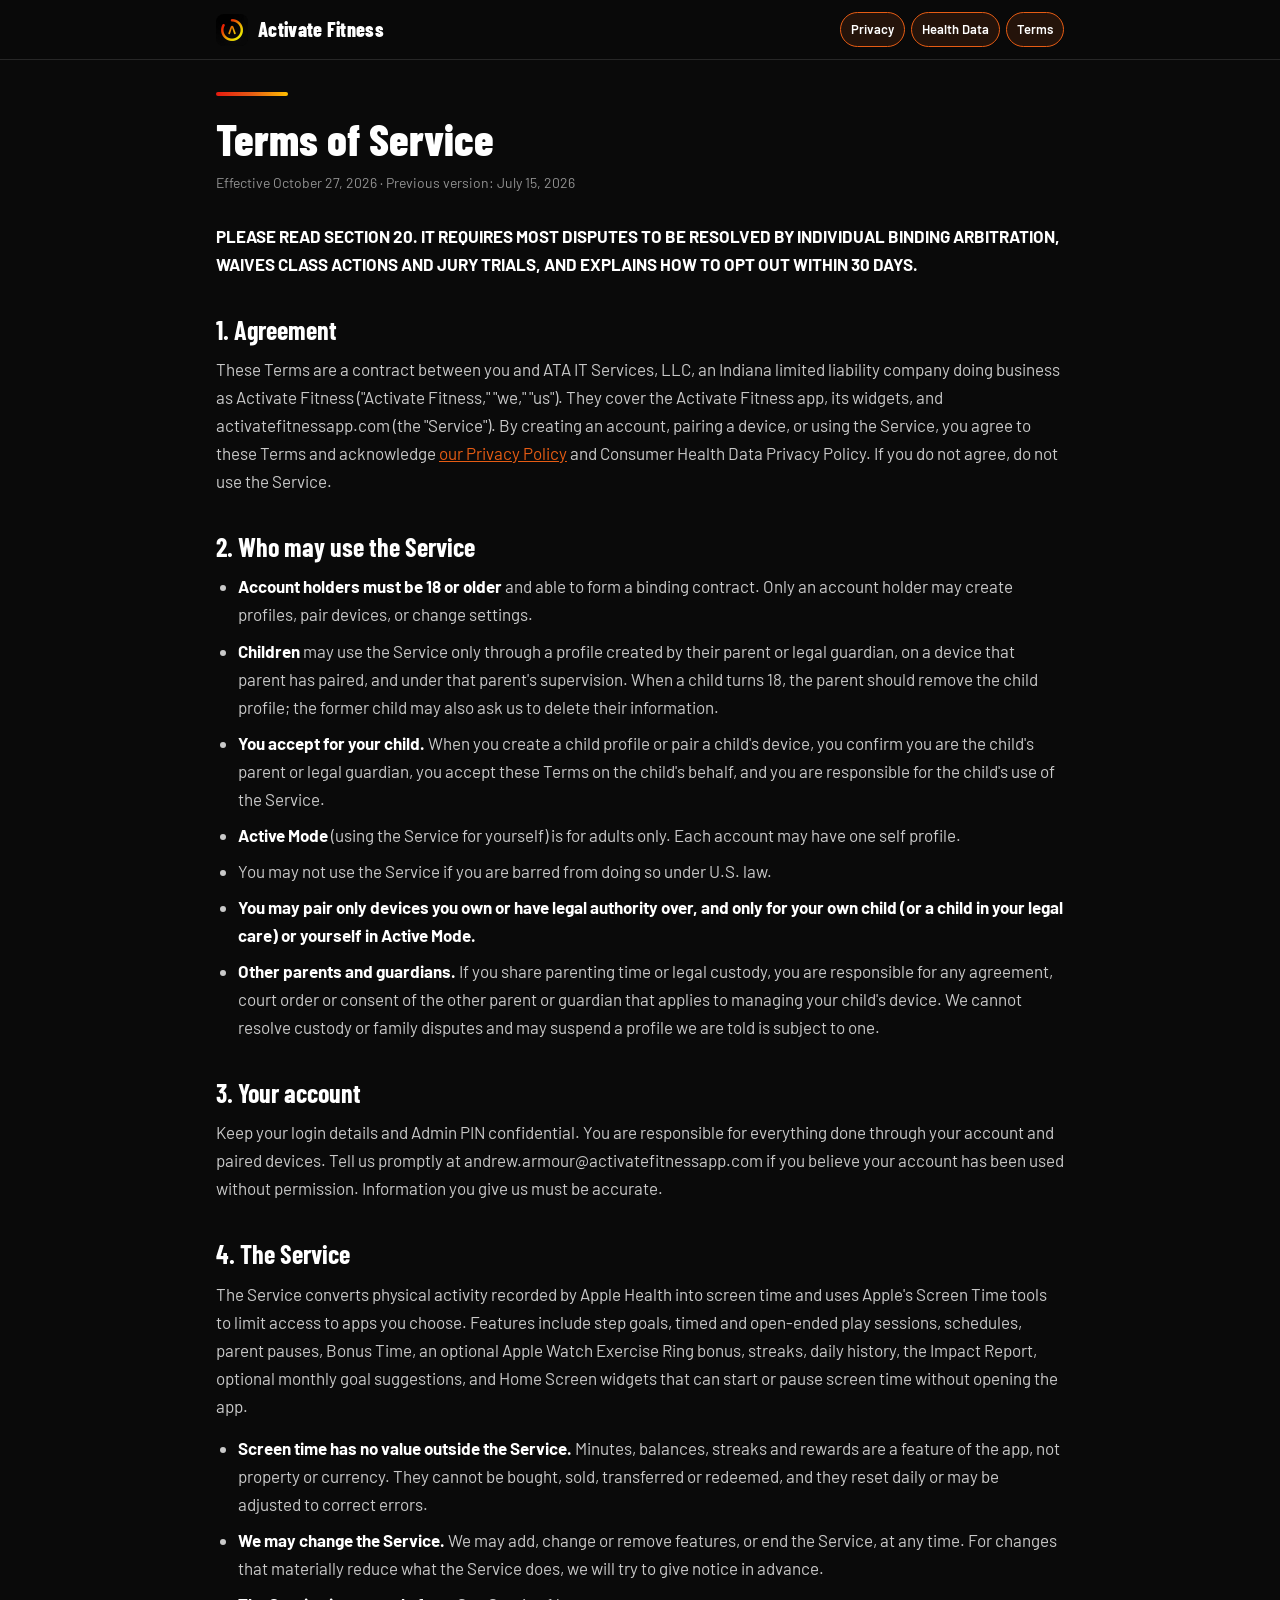
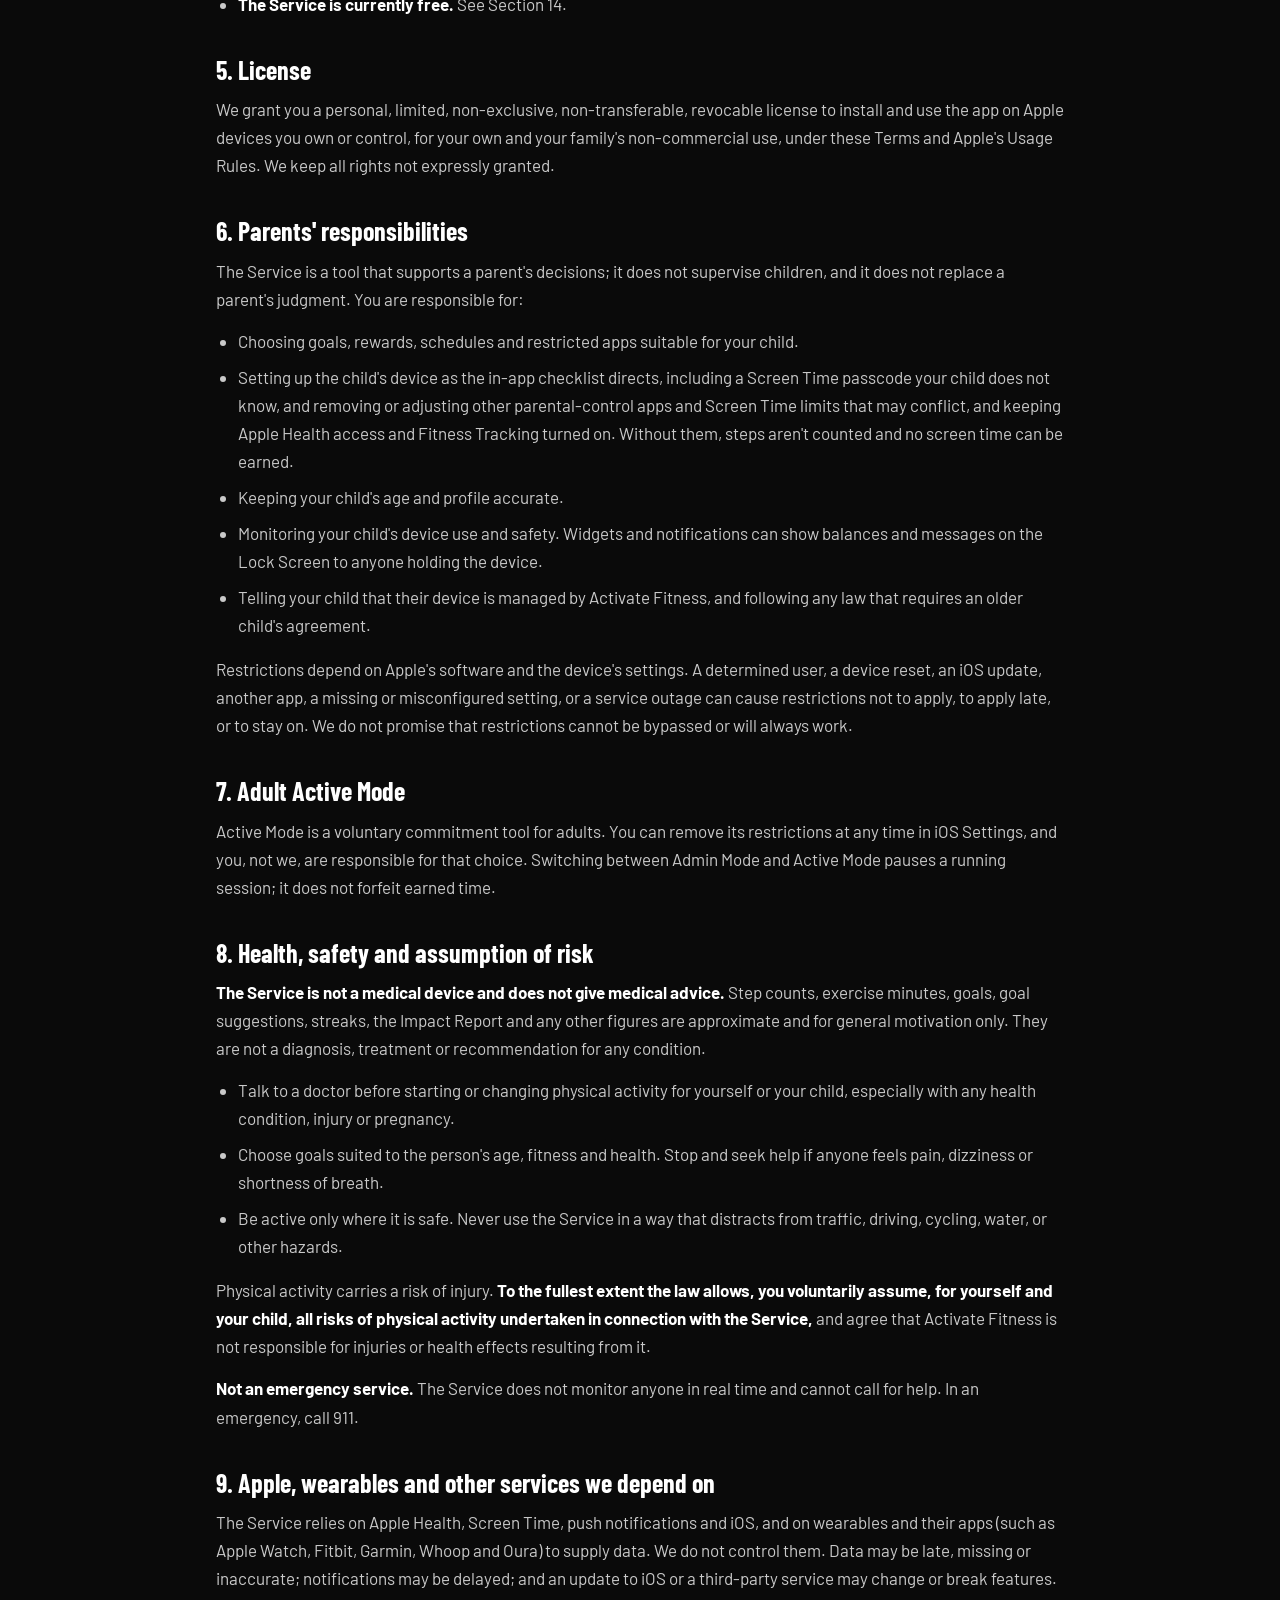
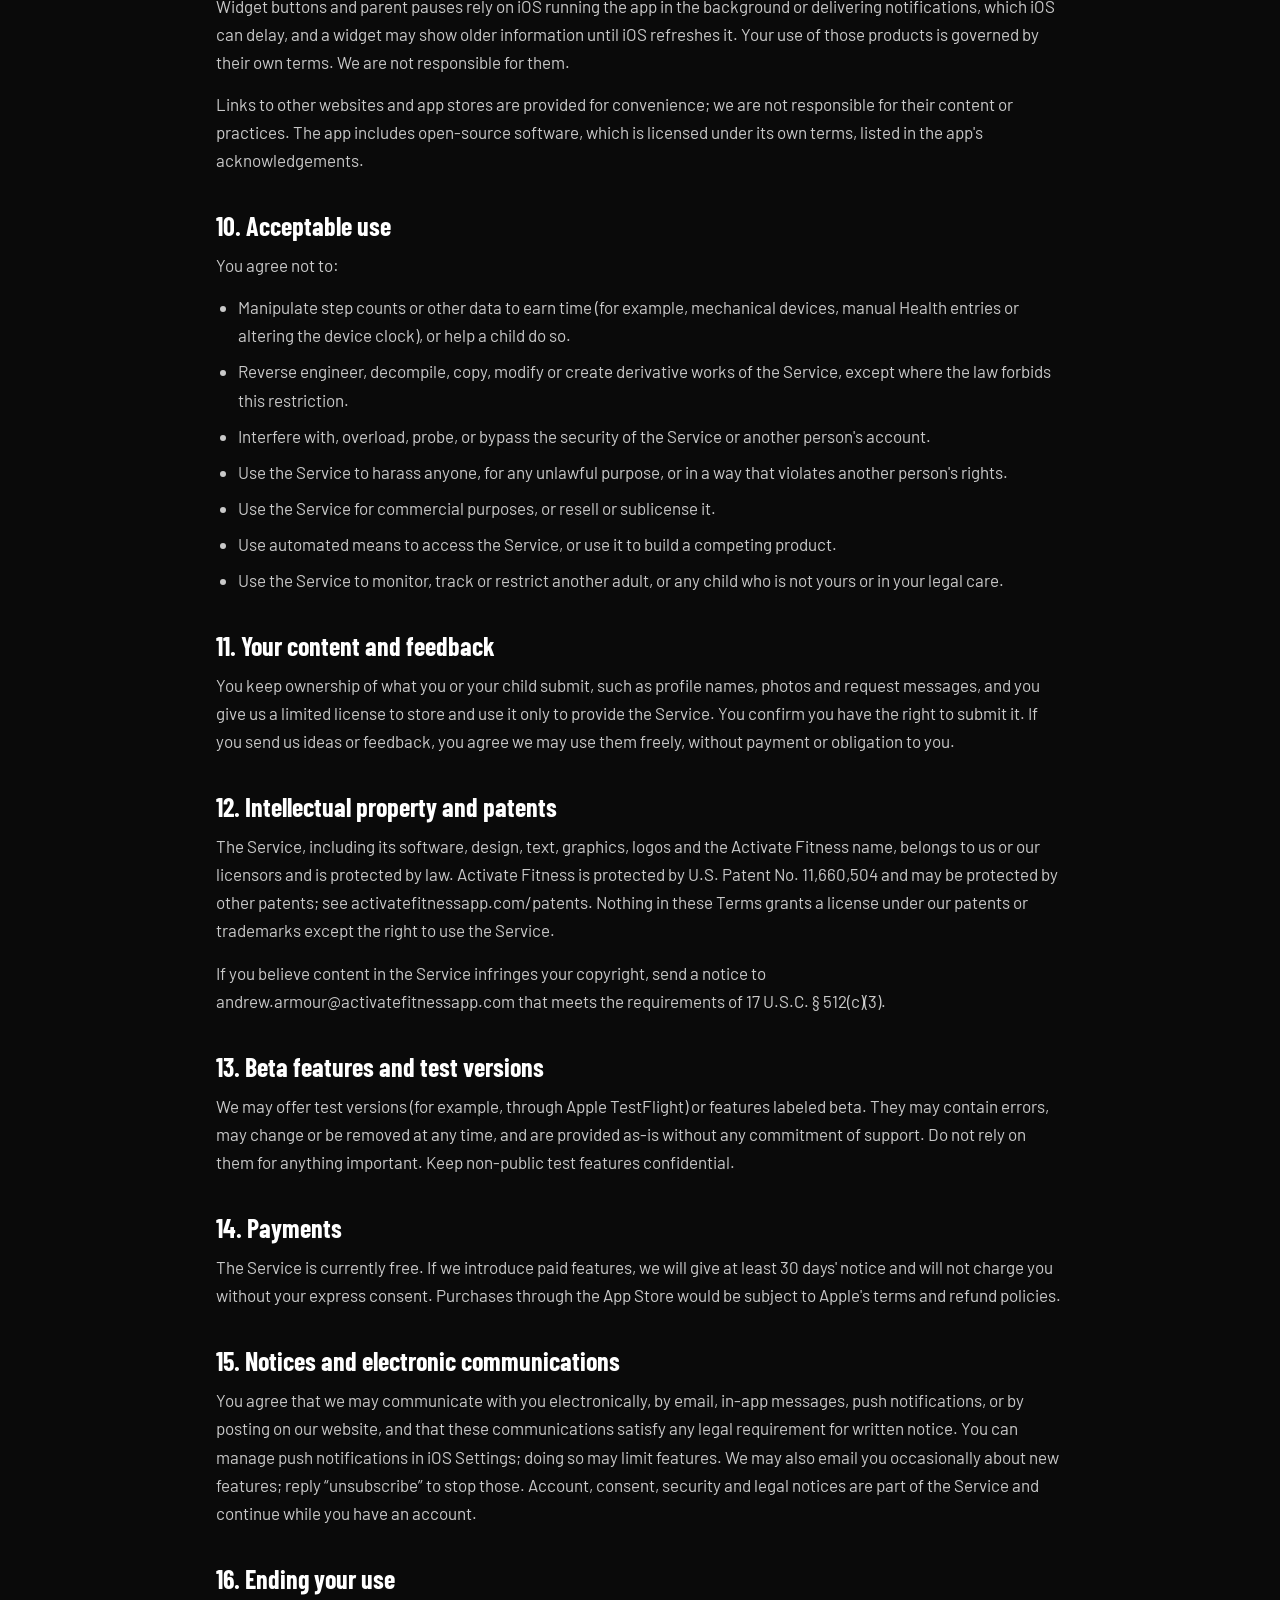
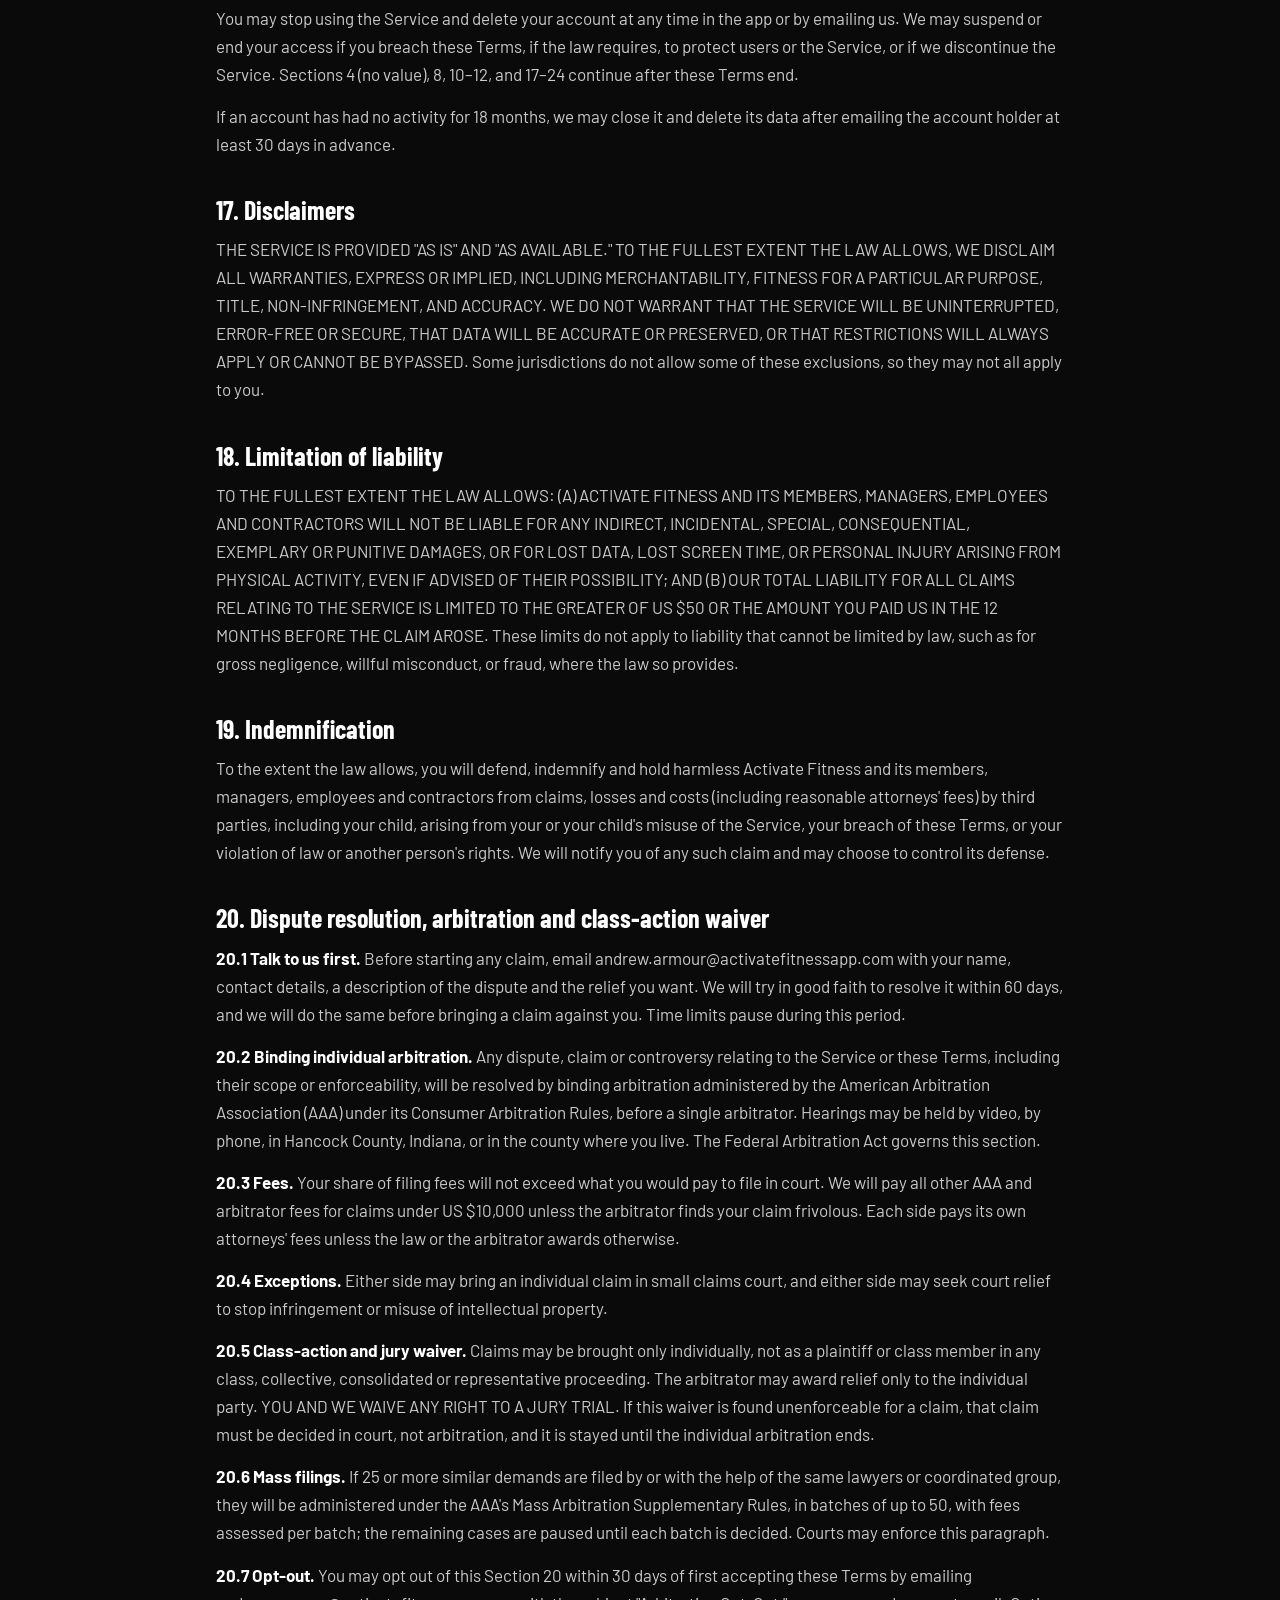
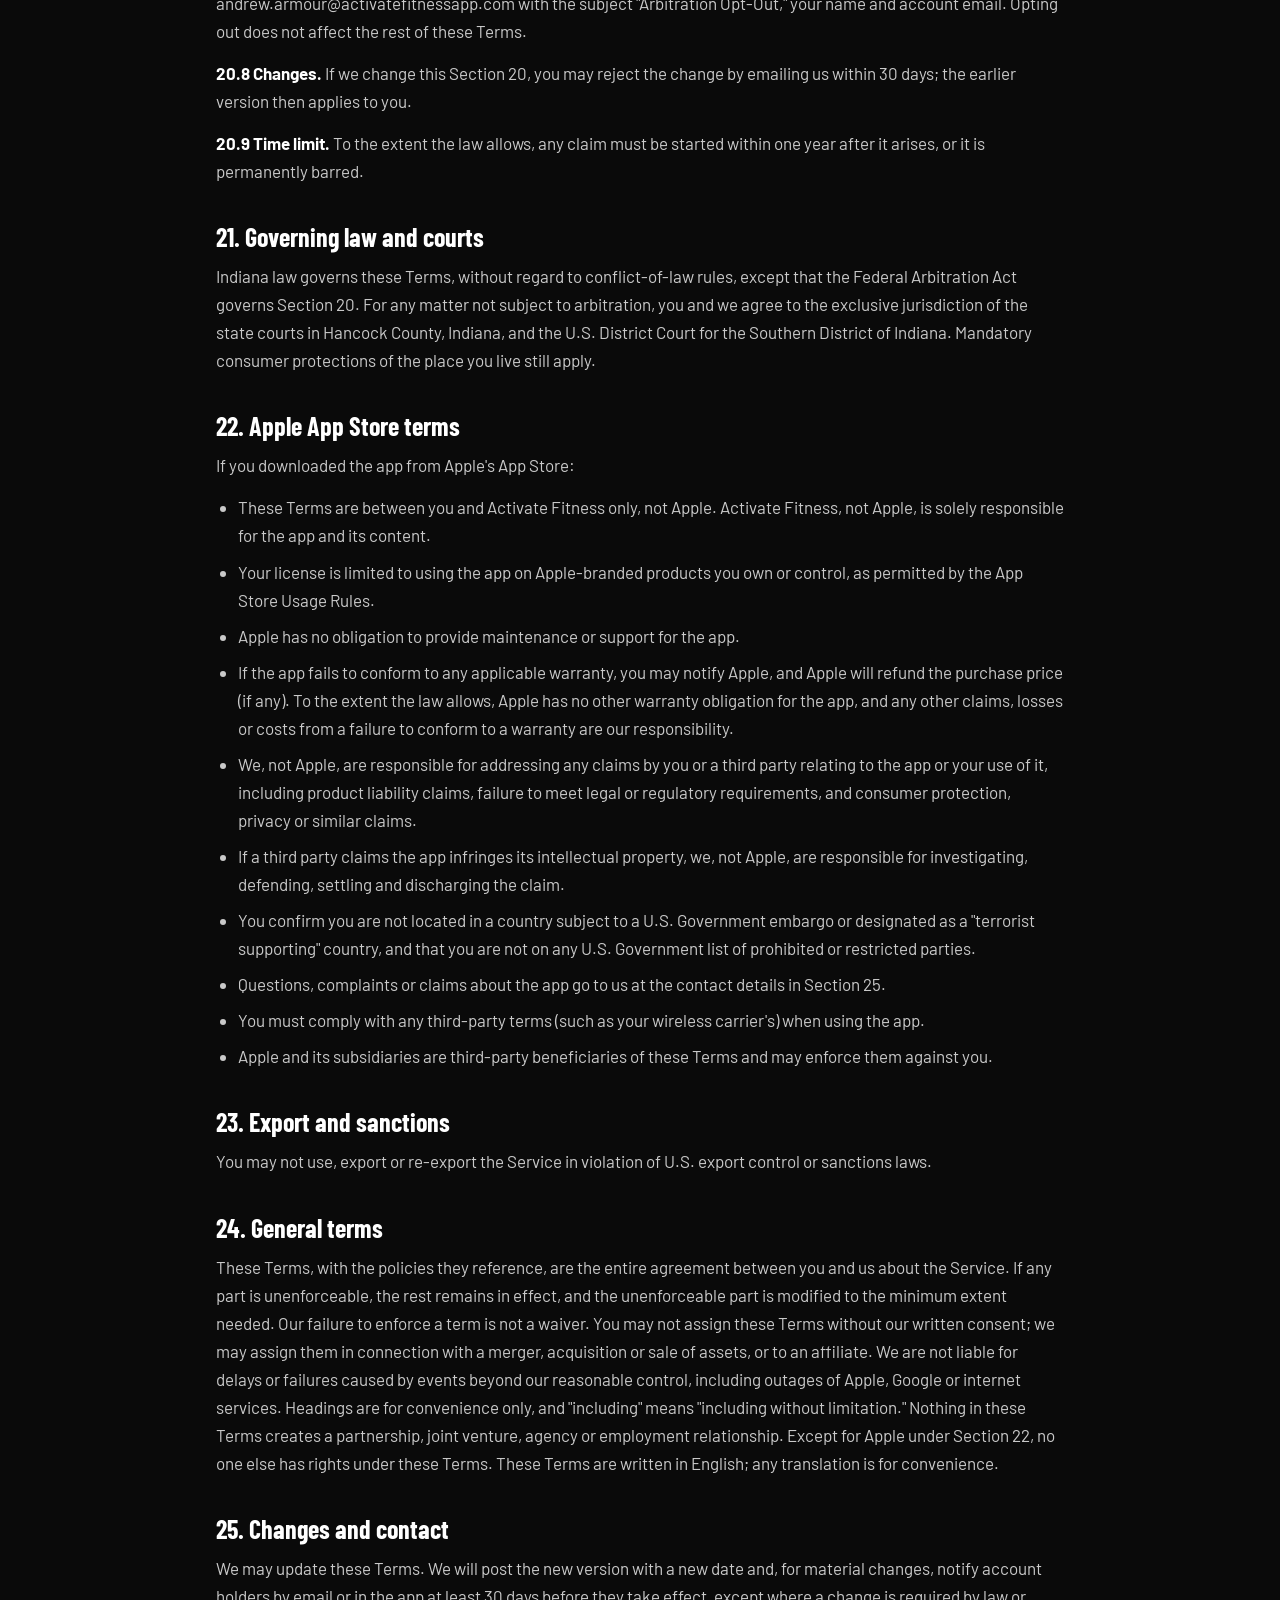
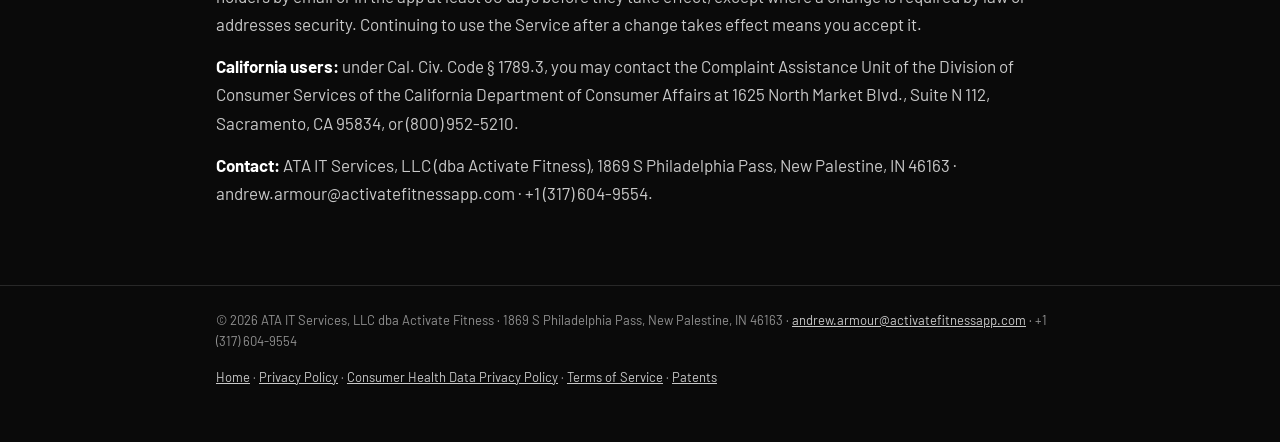
<file: terms/index.html>
<!DOCTYPE html>
<html lang="en">
<head>
<meta charset="UTF-8">
<meta name="viewport" content="width=device-width, initial-scale=1.0">
<title>Terms of Service — Activate Fitness</title>
<meta name="description" content="Terms of Service for Activate Fitness (ATA IT Services, LLC).">
<link rel="canonical" href="https://activatefitnessapp.com/terms/">
<meta name="theme-color" content="#0a0a0a">
<link rel="apple-touch-icon" href="/images/logo.png">
<link rel="icon" href="/images/favicon-ring.png">
<link rel="preconnect" href="https://fonts.googleapis.com">
<link rel="preconnect" href="https://fonts.gstatic.com" crossorigin>
<link href="https://fonts.googleapis.com/css2?family=Barlow+Condensed:wght@700;800&family=Barlow:wght@400;500;600&display=swap" rel="stylesheet">
<!-- ADDED 10/25/26: each legal document has its own stable URL
     (/privacy/, /terms/, /health-privacy/). The app's in-app viewer and the
     consent confirmation email link here. Generated from the approved draft. -->
<style>
  :root {
    --brand-red:#E51A0F; --brand-orange:#E65C14; --brand-gold:#FFBF00;
    --dark:#0a0a0a; --dark-2:#111111; --dark-3:#1a1a1a;
    --white:#ffffff; --white-70:rgba(255,255,255,0.78); --white-50:rgba(255,255,255,0.55);
    --white-12:rgba(255,255,255,0.12); --white-06:rgba(255,255,255,0.06);
    --grad:linear-gradient(90deg,var(--brand-red),var(--brand-orange),var(--brand-gold));
    --font-display:'Barlow Condensed',sans-serif; --font-body:'Barlow',sans-serif;
  }
  *,*::before,*::after { box-sizing:border-box; }
  html { -webkit-text-size-adjust:100%; }
  body { margin:0; background:var(--dark); color:var(--white-70); font-family:var(--font-body);
         font-size:17px; line-height:1.65; }
  a { color:var(--brand-orange); }
  header.top { position:sticky; top:0; z-index:5; background:rgba(10,10,10,0.92);
               backdrop-filter:blur(10px); -webkit-backdrop-filter:blur(10px);
               border-bottom:1px solid var(--white-12); }
  .top-inner { max-width:880px; margin:0 auto; padding:12px 16px; display:flex; align-items:center;
               justify-content:space-between; gap:12px; }
  .brand { display:flex; align-items:center; gap:10px; color:var(--white); text-decoration:none;
           font-family:var(--font-display); font-weight:800; font-size:20px; letter-spacing:0.3px; }
  .brand img { width:32px; height:32px; border-radius:8px; }
  nav.docs { display:flex; gap:6px; flex-wrap:wrap; }
  nav.docs a { font-size:13px; font-weight:600; text-decoration:none; color:var(--white-50);
               padding:6px 10px; border-radius:999px; border:1px solid var(--white-12); white-space:nowrap; }
  nav.docs a.current { color:var(--white); border-color:var(--brand-orange); background:rgba(230,92,20,0.12); }
  main { max-width:880px; margin:0 auto; padding:32px 16px 64px; }
  h1 { font-family:var(--font-display); font-weight:800; color:var(--white); font-size:44px; line-height:1.05;
       margin:8px 0 8px; }
  .dateline { color:var(--white-50); font-size:14px; margin:0 0 28px; }
  .bar { height:4px; width:72px; background:var(--grad); border-radius:2px; margin:0 0 20px; }
  h2 { font-family:var(--font-display); font-weight:700; color:var(--white); font-size:26px; line-height:1.2;
       margin:36px 0 10px; }
  h3 { color:var(--white); font-size:18px; margin:24px 0 8px; }
  p { margin:0 0 14px; }
  strong { color:var(--white); }
  ul, ol { margin:0 0 16px; padding-left:22px; }
  li { margin:0 0 8px; }
  .table-wrap { overflow-x:auto; margin:8px 0 20px; border:1px solid var(--white-12); border-radius:12px; }
  table { width:100%; border-collapse:collapse; font-size:15px; min-width:520px; }
  th, td { text-align:left; vertical-align:top; padding:10px 12px; border-bottom:1px solid var(--white-12); }
  th { color:var(--white); background:var(--white-06); font-weight:600; }
  tr:last-child td { border-bottom:none; }
  footer { border-top:1px solid var(--white-12); color:var(--white-50); font-size:13px; }
  .foot-inner { max-width:880px; margin:0 auto; padding:24px 16px 40px; }
  .foot-inner a { color:var(--white-70); }
  @media (max-width:600px) { h1 { font-size:36px; } body { font-size:16px; } nav.docs a { font-size:12px; padding:5px 8px; } }
</style>
</head>
<body>
<header class="top">
  <div class="top-inner">
    <a class="brand" href="/"><img src="/images/logo.png" alt="">Activate Fitness</a>
    <nav class="docs" aria-label="Legal documents">
      <a href="/privacy/" class="terms-privacy">Privacy</a>
      <a href="/health-privacy/" class="terms-health-privacy">Health Data</a>
      <a href="/terms/" class="terms-terms">Terms</a>
    </nav>
  </div>
</header>
<main>
  <div class="bar"></div>
  <h1>Terms of Service</h1>
  <p class="dateline">Effective October 27, 2026 · Previous version: July 15, 2026</p>
<p><strong>PLEASE READ SECTION 20. IT REQUIRES MOST DISPUTES TO BE RESOLVED BY INDIVIDUAL BINDING ARBITRATION, WAIVES CLASS ACTIONS AND JURY TRIALS, AND EXPLAINS HOW TO OPT OUT WITHIN 30 DAYS.</strong></p>
<h2>1. Agreement</h2>
<p>These Terms are a contract between you and ATA IT Services, LLC, an Indiana limited liability company doing business as Activate Fitness ("Activate Fitness," "we," "us"). They cover the Activate Fitness app, its widgets, and activatefitnessapp.com (the "Service"). By creating an account, pairing a device, or using the Service, you agree to these Terms and acknowledge <a href="/privacy/">our Privacy Policy</a> and Consumer Health Data Privacy Policy. If you do not agree, do not use the Service.</p>
<h2>2. Who may use the Service</h2>
<ul><li><strong>Account holders must be 18 or older</strong> and able to form a binding contract. Only an account holder may create profiles, pair devices, or change settings.</li><li><strong>Children</strong> may use the Service only through a profile created by their parent or legal guardian, on a device that parent has paired, and under that parent's supervision. When a child turns 18, the parent should remove the child profile; the former child may also ask us to delete their information.</li><li><strong>You accept for your child.</strong> When you create a child profile or pair a child's device, you confirm you are the child's parent or legal guardian, you accept these Terms on the child's behalf, and you are responsible for the child's use of the Service.</li><li><strong>Active Mode</strong> (using the Service for yourself) is for adults only. Each account may have one self profile.</li><li>You may not use the Service if you are barred from doing so under U.S. law.</li><li><strong>You may pair only devices you own or have legal authority over, and only for your own child (or a child in your legal care) or yourself in Active Mode.</strong></li><li><strong>Other parents and guardians.</strong> If you share parenting time or legal custody, you are responsible for any agreement, court order or consent of the other parent or guardian that applies to managing your child's device. We cannot resolve custody or family disputes and may suspend a profile we are told is subject to one.</li></ul>
<h2>3. Your account</h2>
<p>Keep your login details and Admin PIN confidential. You are responsible for everything done through your account and paired devices. Tell us promptly at andrew.armour@activatefitnessapp.com if you believe your account has been used without permission. Information you give us must be accurate.</p>
<h2>4. The Service</h2>
<p>The Service converts physical activity recorded by Apple Health into screen time and uses Apple's Screen Time tools to limit access to apps you choose. Features include step goals, timed and open-ended play sessions, schedules, parent pauses, Bonus Time, an optional Apple Watch Exercise Ring bonus, streaks, daily history, the Impact Report, optional monthly goal suggestions, and Home Screen widgets that can start or pause screen time without opening the app.</p>
<ul><li><strong>Screen time has no value outside the Service.</strong> Minutes, balances, streaks and rewards are a feature of the app, not property or currency. They cannot be bought, sold, transferred or redeemed, and they reset daily or may be adjusted to correct errors.</li><li><strong>We may change the Service.</strong> We may add, change or remove features, or end the Service, at any time. For changes that materially reduce what the Service does, we will try to give notice in advance.</li><li><strong>The Service is currently free.</strong> See Section 14.</li></ul>
<h2>5. License</h2>
<p>We grant you a personal, limited, non-exclusive, non-transferable, revocable license to install and use the app on Apple devices you own or control, for your own and your family's non-commercial use, under these Terms and Apple's Usage Rules. We keep all rights not expressly granted.</p>
<h2>6. Parents' responsibilities</h2>
<p>The Service is a tool that supports a parent's decisions; it does not supervise children, and it does not replace a parent's judgment. You are responsible for:</p>
<ul><li>Choosing goals, rewards, schedules and restricted apps suitable for your child.</li><li>Setting up the child's device as the in-app checklist directs, including a Screen Time passcode your child does not know, and removing or adjusting other parental-control apps and Screen Time limits that may conflict, and keeping Apple Health access and Fitness Tracking turned on. Without them, steps aren't counted and no screen time can be earned.</li><li>Keeping your child's age and profile accurate.</li><li>Monitoring your child's device use and safety. Widgets and notifications can show balances and messages on the Lock Screen to anyone holding the device.</li><li>Telling your child that their device is managed by Activate Fitness, and following any law that requires an older child's agreement.</li></ul>
<p>Restrictions depend on Apple's software and the device's settings. A determined user, a device reset, an iOS update, another app, a missing or misconfigured setting, or a service outage can cause restrictions not to apply, to apply late, or to stay on. We do not promise that restrictions cannot be bypassed or will always work.</p>
<h2>7. Adult Active Mode</h2>
<p>Active Mode is a voluntary commitment tool for adults. You can remove its restrictions at any time in iOS Settings, and you, not we, are responsible for that choice. Switching between Admin Mode and Active Mode pauses a running session; it does not forfeit earned time.</p>
<h2>8. Health, safety and assumption of risk</h2>
<p><strong>The Service is not a medical device and does not give medical advice.</strong> Step counts, exercise minutes, goals, goal suggestions, streaks, the Impact Report and any other figures are approximate and for general motivation only. They are not a diagnosis, treatment or recommendation for any condition.</p>
<ul><li>Talk to a doctor before starting or changing physical activity for yourself or your child, especially with any health condition, injury or pregnancy.</li><li>Choose goals suited to the person's age, fitness and health. Stop and seek help if anyone feels pain, dizziness or shortness of breath.</li><li>Be active only where it is safe. Never use the Service in a way that distracts from traffic, driving, cycling, water, or other hazards.</li></ul>
<p>Physical activity carries a risk of injury. <strong>To the fullest extent the law allows, you voluntarily assume, for yourself and your child, all risks of physical activity undertaken in connection with the Service,</strong> and agree that Activate Fitness is not responsible for injuries or health effects resulting from it.</p>
<p><strong>Not an emergency service.</strong> The Service does not monitor anyone in real time and cannot call for help. In an emergency, call 911.</p>
<h2>9. Apple, wearables and other services we depend on</h2>
<p>The Service relies on Apple Health, Screen Time, push notifications and iOS, and on wearables and their apps (such as Apple Watch, Fitbit, Garmin, Whoop and Oura) to supply data. We do not control them. Data may be late, missing or inaccurate; notifications may be delayed; and an update to iOS or a third-party service may change or break features. Widget buttons and parent pauses rely on iOS running the app in the background or delivering notifications, which iOS can delay, and a widget may show older information until iOS refreshes it. Your use of those products is governed by their own terms. We are not responsible for them.</p>
<p>Links to other websites and app stores are provided for convenience; we are not responsible for their content or practices. The app includes open-source software, which is licensed under its own terms, listed in the app's acknowledgements.</p>
<h2>10. Acceptable use</h2>
<p>You agree not to:</p>
<ul><li>Manipulate step counts or other data to earn time (for example, mechanical devices, manual Health entries or altering the device clock), or help a child do so.</li><li>Reverse engineer, decompile, copy, modify or create derivative works of the Service, except where the law forbids this restriction.</li><li>Interfere with, overload, probe, or bypass the security of the Service or another person's account.</li><li>Use the Service to harass anyone, for any unlawful purpose, or in a way that violates another person's rights.</li><li>Use the Service for commercial purposes, or resell or sublicense it.</li><li>Use automated means to access the Service, or use it to build a competing product.</li><li>Use the Service to monitor, track or restrict another adult, or any child who is not yours or in your legal care.</li></ul>
<h2>11. Your content and feedback</h2>
<p>You keep ownership of what you or your child submit, such as profile names, photos and request messages, and you give us a limited license to store and use it only to provide the Service. You confirm you have the right to submit it. If you send us ideas or feedback, you agree we may use them freely, without payment or obligation to you.</p>
<h2>12. Intellectual property and patents</h2>
<p>The Service, including its software, design, text, graphics, logos and the Activate Fitness name, belongs to us or our licensors and is protected by law. Activate Fitness is protected by U.S. Patent No. 11,660,504 and may be protected by other patents; see activatefitnessapp.com/patents. Nothing in these Terms grants a license under our patents or trademarks except the right to use the Service.</p>
<p>If you believe content in the Service infringes your copyright, send a notice to andrew.armour@activatefitnessapp.com that meets the requirements of 17 U.S.C. § 512(c)(3).</p>
<h2>13. Beta features and test versions</h2>
<p>We may offer test versions (for example, through Apple TestFlight) or features labeled beta. They may contain errors, may change or be removed at any time, and are provided as-is without any commitment of support. Do not rely on them for anything important. Keep non-public test features confidential.</p>
<h2>14. Payments</h2>
<p>The Service is currently free. If we introduce paid features, we will give at least 30 days' notice and will not charge you without your express consent. Purchases through the App Store would be subject to Apple's terms and refund policies.</p>
<h2>15. Notices and electronic communications</h2>
<p>You agree that we may communicate with you electronically, by email, in-app messages, push notifications, or by posting on our website, and that these communications satisfy any legal requirement for written notice. You can manage push notifications in iOS Settings; doing so may limit features. We may also email you occasionally about new features; reply &ldquo;unsubscribe&rdquo; to stop those. Account, consent, security and legal notices are part of the Service and continue while you have an account.</p>
<h2>16. Ending your use</h2>
<p>You may stop using the Service and delete your account at any time in the app or by emailing us. We may suspend or end your access if you breach these Terms, if the law requires, to protect users or the Service, or if we discontinue the Service. Sections 4 (no value), 8, 10–12, and 17–24 continue after these Terms end.</p>
<p>If an account has had no activity for 18 months, we may close it and delete its data after emailing the account holder at least 30 days in advance.</p>
<h2>17. Disclaimers</h2>
<p>THE SERVICE IS PROVIDED "AS IS" AND "AS AVAILABLE." TO THE FULLEST EXTENT THE LAW ALLOWS, WE DISCLAIM ALL WARRANTIES, EXPRESS OR IMPLIED, INCLUDING MERCHANTABILITY, FITNESS FOR A PARTICULAR PURPOSE, TITLE, NON-INFRINGEMENT, AND ACCURACY. WE DO NOT WARRANT THAT THE SERVICE WILL BE UNINTERRUPTED, ERROR-FREE OR SECURE, THAT DATA WILL BE ACCURATE OR PRESERVED, OR THAT RESTRICTIONS WILL ALWAYS APPLY OR CANNOT BE BYPASSED. Some jurisdictions do not allow some of these exclusions, so they may not all apply to you.</p>
<h2>18. Limitation of liability</h2>
<p>TO THE FULLEST EXTENT THE LAW ALLOWS: (A) ACTIVATE FITNESS AND ITS MEMBERS, MANAGERS, EMPLOYEES AND CONTRACTORS WILL NOT BE LIABLE FOR ANY INDIRECT, INCIDENTAL, SPECIAL, CONSEQUENTIAL, EXEMPLARY OR PUNITIVE DAMAGES, OR FOR LOST DATA, LOST SCREEN TIME, OR PERSONAL INJURY ARISING FROM PHYSICAL ACTIVITY, EVEN IF ADVISED OF THEIR POSSIBILITY; AND (B) OUR TOTAL LIABILITY FOR ALL CLAIMS RELATING TO THE SERVICE IS LIMITED TO THE GREATER OF US $50 OR THE AMOUNT YOU PAID US IN THE 12 MONTHS BEFORE THE CLAIM AROSE. These limits do not apply to liability that cannot be limited by law, such as for gross negligence, willful misconduct, or fraud, where the law so provides.</p>
<h2>19. Indemnification</h2>
<p>To the extent the law allows, you will defend, indemnify and hold harmless Activate Fitness and its members, managers, employees and contractors from claims, losses and costs (including reasonable attorneys' fees) by third parties, including your child, arising from your or your child's misuse of the Service, your breach of these Terms, or your violation of law or another person's rights. We will notify you of any such claim and may choose to control its defense.</p>
<h2>20. Dispute resolution, arbitration and class-action waiver</h2>
<p><strong>20.1 Talk to us first.</strong> Before starting any claim, email andrew.armour@activatefitnessapp.com with your name, contact details, a description of the dispute and the relief you want. We will try in good faith to resolve it within 60 days, and we will do the same before bringing a claim against you. Time limits pause during this period.</p>
<p><strong>20.2 Binding individual arbitration.</strong> Any dispute, claim or controversy relating to the Service or these Terms, including their scope or enforceability, will be resolved by binding arbitration administered by the American Arbitration Association (AAA) under its Consumer Arbitration Rules, before a single arbitrator. Hearings may be held by video, by phone, in Hancock County, Indiana, or in the county where you live. The Federal Arbitration Act governs this section.</p>
<p><strong>20.3 Fees.</strong> Your share of filing fees will not exceed what you would pay to file in court. We will pay all other AAA and arbitrator fees for claims under US $10,000 unless the arbitrator finds your claim frivolous. Each side pays its own attorneys' fees unless the law or the arbitrator awards otherwise.</p>
<p><strong>20.4 Exceptions.</strong> Either side may bring an individual claim in small claims court, and either side may seek court relief to stop infringement or misuse of intellectual property.</p>
<p><strong>20.5 Class-action and jury waiver.</strong> Claims may be brought only individually, not as a plaintiff or class member in any class, collective, consolidated or representative proceeding. The arbitrator may award relief only to the individual party. YOU AND WE WAIVE ANY RIGHT TO A JURY TRIAL. If this waiver is found unenforceable for a claim, that claim must be decided in court, not arbitration, and it is stayed until the individual arbitration ends.</p>
<p><strong>20.6 Mass filings.</strong> If 25 or more similar demands are filed by or with the help of the same lawyers or coordinated group, they will be administered under the AAA's Mass Arbitration Supplementary Rules, in batches of up to 50, with fees assessed per batch; the remaining cases are paused until each batch is decided. Courts may enforce this paragraph.</p>
<p><strong>20.7 Opt-out.</strong> You may opt out of this Section 20 within 30 days of first accepting these Terms by emailing andrew.armour@activatefitnessapp.com with the subject "Arbitration Opt-Out," your name and account email. Opting out does not affect the rest of these Terms.</p>
<p><strong>20.8 Changes.</strong> If we change this Section 20, you may reject the change by emailing us within 30 days; the earlier version then applies to you.</p>
<p><strong>20.9 Time limit.</strong> To the extent the law allows, any claim must be started within one year after it arises, or it is permanently barred.</p>
<h2>21. Governing law and courts</h2>
<p>Indiana law governs these Terms, without regard to conflict-of-law rules, except that the Federal Arbitration Act governs Section 20. For any matter not subject to arbitration, you and we agree to the exclusive jurisdiction of the state courts in Hancock County, Indiana, and the U.S. District Court for the Southern District of Indiana. Mandatory consumer protections of the place you live still apply.</p>
<h2>22. Apple App Store terms</h2>
<p>If you downloaded the app from Apple's App Store:</p>
<ul><li>These Terms are between you and Activate Fitness only, not Apple. Activate Fitness, not Apple, is solely responsible for the app and its content.</li><li>Your license is limited to using the app on Apple-branded products you own or control, as permitted by the App Store Usage Rules.</li><li>Apple has no obligation to provide maintenance or support for the app.</li><li>If the app fails to conform to any applicable warranty, you may notify Apple, and Apple will refund the purchase price (if any). To the extent the law allows, Apple has no other warranty obligation for the app, and any other claims, losses or costs from a failure to conform to a warranty are our responsibility.</li><li>We, not Apple, are responsible for addressing any claims by you or a third party relating to the app or your use of it, including product liability claims, failure to meet legal or regulatory requirements, and consumer protection, privacy or similar claims.</li><li>If a third party claims the app infringes its intellectual property, we, not Apple, are responsible for investigating, defending, settling and discharging the claim.</li><li>You confirm you are not located in a country subject to a U.S. Government embargo or designated as a "terrorist supporting" country, and that you are not on any U.S. Government list of prohibited or restricted parties.</li><li>Questions, complaints or claims about the app go to us at the contact details in Section 25.</li><li>You must comply with any third-party terms (such as your wireless carrier's) when using the app.</li><li>Apple and its subsidiaries are third-party beneficiaries of these Terms and may enforce them against you.</li></ul>
<h2>23. Export and sanctions</h2>
<p>You may not use, export or re-export the Service in violation of U.S. export control or sanctions laws.</p>
<h2>24. General terms</h2>
<p>These Terms, with the policies they reference, are the entire agreement between you and us about the Service. If any part is unenforceable, the rest remains in effect, and the unenforceable part is modified to the minimum extent needed. Our failure to enforce a term is not a waiver. You may not assign these Terms without our written consent; we may assign them in connection with a merger, acquisition or sale of assets, or to an affiliate. We are not liable for delays or failures caused by events beyond our reasonable control, including outages of Apple, Google or internet services. Headings are for convenience only, and "including" means "including without limitation." Nothing in these Terms creates a partnership, joint venture, agency or employment relationship. Except for Apple under Section 22, no one else has rights under these Terms. These Terms are written in English; any translation is for convenience.</p>
<h2>25. Changes and contact</h2>
<p>We may update these Terms. We will post the new version with a new date and, for material changes, notify account holders by email or in the app at least 30 days before they take effect, except where a change is required by law or addresses security. Continuing to use the Service after a change takes effect means you accept it.</p>
<p><strong>California users:</strong> under Cal. Civ. Code § 1789.3, you may contact the Complaint Assistance Unit of the Division of Consumer Services of the California Department of Consumer Affairs at 1625 North Market Blvd., Suite N 112, Sacramento, CA 95834, or (800) 952-5210.</p>
<p><strong>Contact:</strong> ATA IT Services, LLC (dba Activate Fitness), 1869 S Philadelphia Pass, New Palestine, IN 46163 · andrew.armour@activatefitnessapp.com · +1 (317) 604-9554.</p>
</main>
<footer>
  <div class="foot-inner">
    <p>© 2026 ATA IT Services, LLC dba Activate Fitness · 1869 S Philadelphia Pass, New Palestine, IN 46163 ·
      <a href="mailto:andrew.armour@activatefitnessapp.com">andrew.armour@activatefitnessapp.com</a> · +1 (317) 604-9554</p>
    <p><a href="/">Home</a> · <a href="/privacy/">Privacy Policy</a> · <a href="/health-privacy/">Consumer Health Data Privacy Policy</a> · <a href="/terms/">Terms of Service</a> · <a href="/patents/">Patents</a></p>
  </div>
</footer>
<script>
  // Highlight the current document in the nav.
  document.querySelectorAll('nav.docs a').forEach(function (a) {
    if (a.className === 'terms-' + a.getAttribute('href').replace(/\//g, '')) a.classList.add('current');
  });
</script>
</body>
</html>
</file>
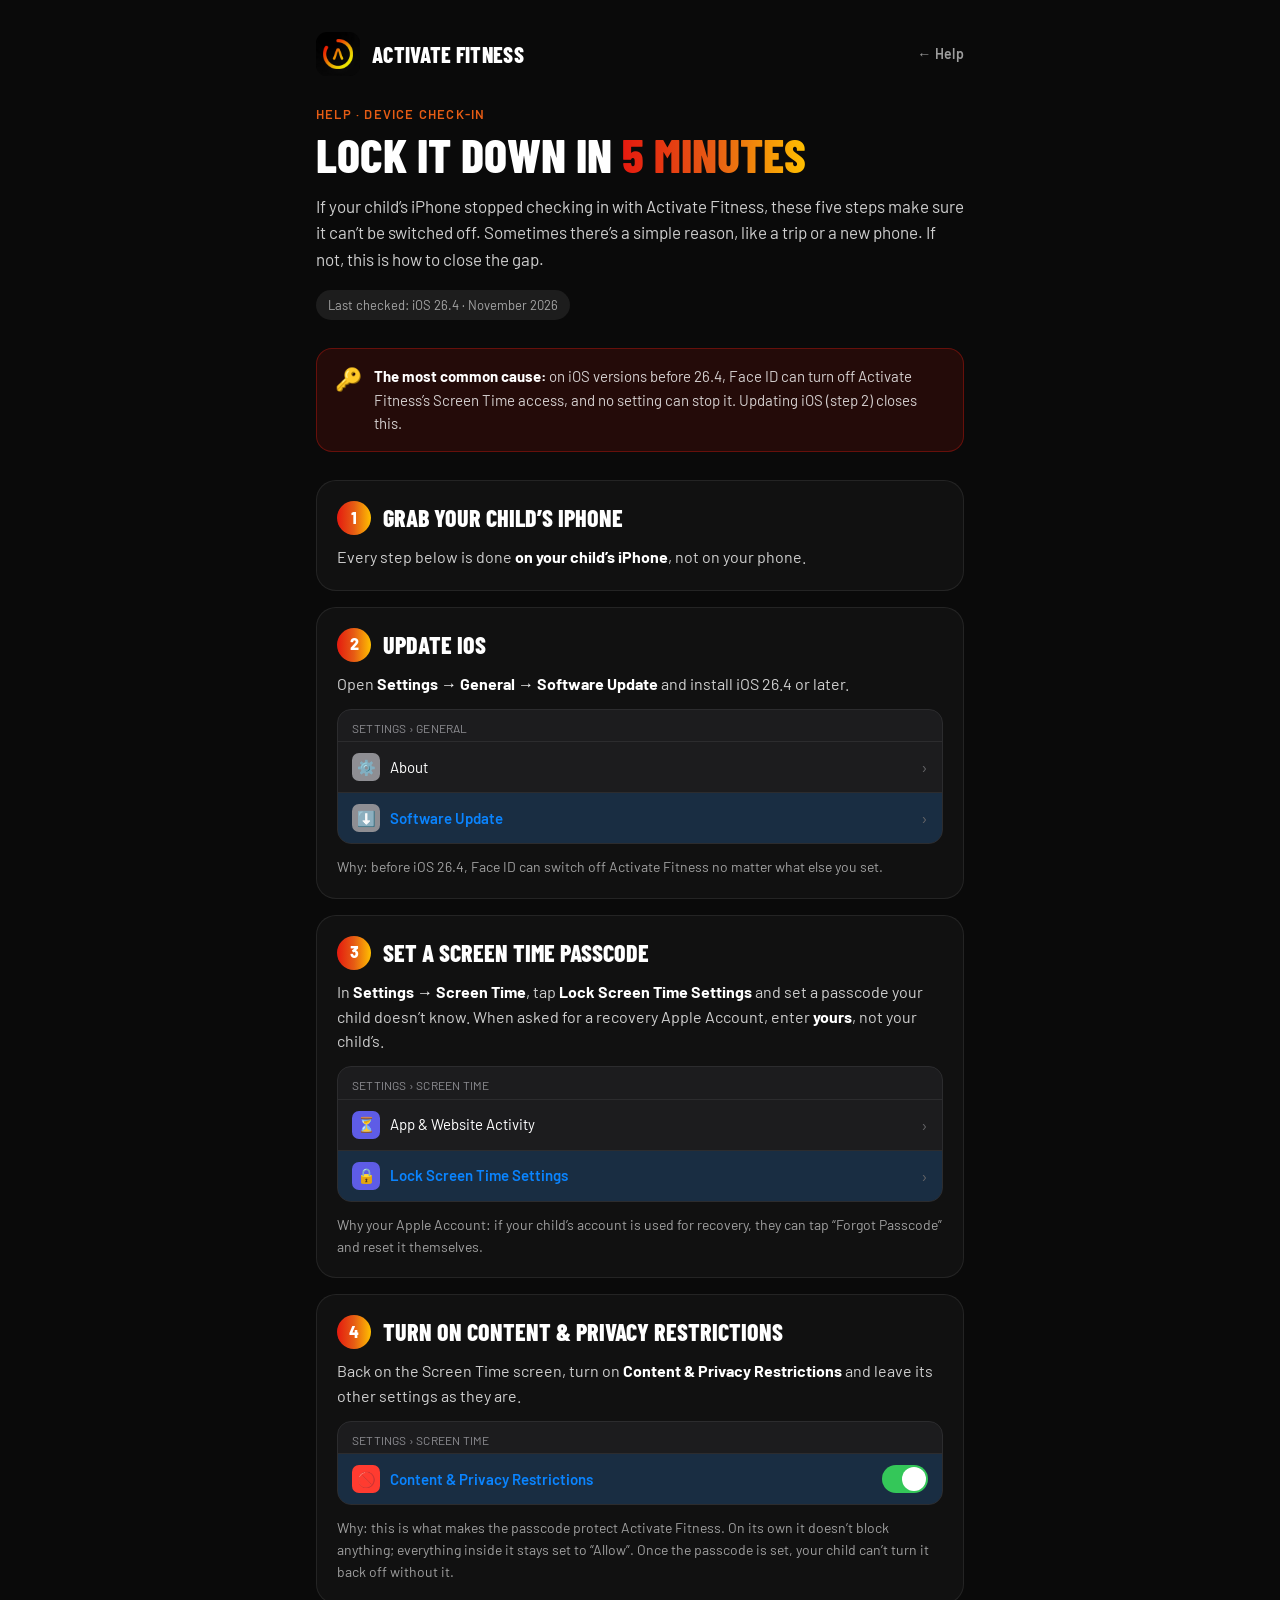
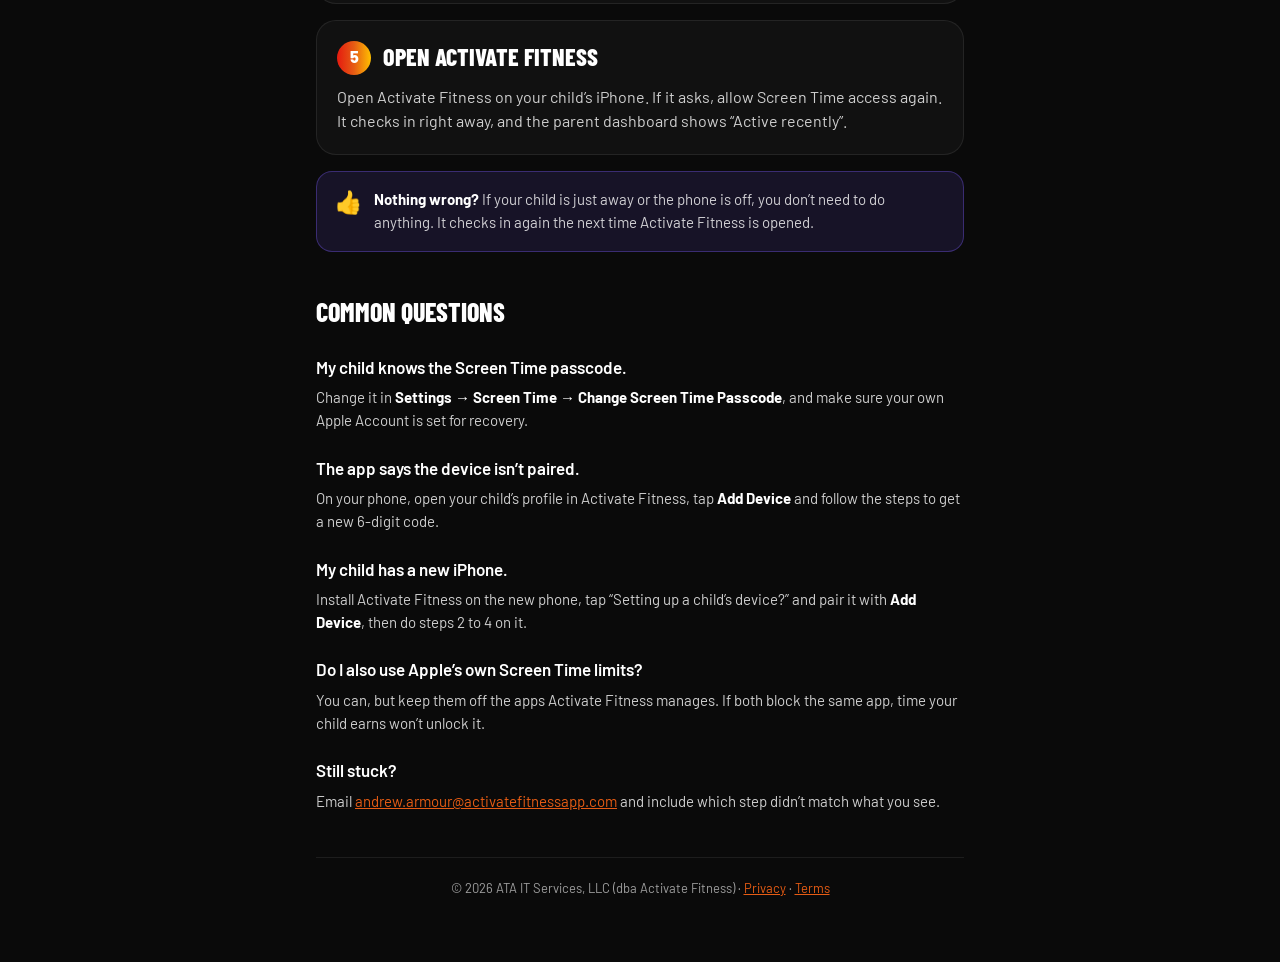
<file: help/check-in/index.html>
<!DOCTYPE html>
<html lang="en">
<head>
<meta charset="UTF-8">
<meta name="viewport" content="width=device-width, initial-scale=1.0">
<title>Lock It Down — Activate Fitness Help</title>
<meta name="description" content="Your child's iPhone stopped checking in with Activate Fitness? Five steps to make sure it can't be turned off.">
<link rel="canonical" href="https://activatefitnessapp.com/help/check-in/">
<meta name="theme-color" content="#0a0a0a">
<link rel="apple-touch-icon" href="/images/logo.png">
<link rel="icon" href="/images/favicon-ring.png">
<link rel="preconnect" href="https://fonts.googleapis.com">
<link rel="preconnect" href="https://fonts.gstatic.com" crossorigin>
<link href="https://fonts.googleapis.com/css2?family=Barlow+Condensed:wght@700;800&family=Barlow:wght@400;500;600&display=swap" rel="stylesheet">
<!-- ADDED 11/6/26 — Wave GR1 (E6): linked from the "hasn't checked in" email.
     The five steps must match, word for word, functions/checkInEmail.js and
     setup step 6 in ChildSetupChecklistView.swift (ActivateFitness repo).
     Re-check after each iOS release and update "Last checked" below. -->
<style>
  :root {
    --brand-red:#E51A0F; --brand-orange:#E65C14; --brand-gold:#FFBF00;
    --dark:#0a0a0a; --dark-2:#111111; --dark-3:#1a1a1a;
    --white:#ffffff; --white-80:rgba(255,255,255,0.8); --white-60:rgba(255,255,255,0.6);
    --white-20:rgba(255,255,255,0.2); --white-08:rgba(255,255,255,0.08);
    --green:#34C759; --ios-blue:#0A84FF;
    --grad:linear-gradient(90deg,var(--brand-red),var(--brand-orange),var(--brand-gold));
    --font-display:'Barlow Condensed',sans-serif; --font-body:'Barlow',sans-serif;
  }
  *,*::before,*::after { box-sizing:border-box; margin:0; padding:0; }
  body { background:var(--dark); color:var(--white); font-family:var(--font-body); line-height:1.55; }
  .wrap { max-width:680px; margin:0 auto; padding:32px 16px 64px; }
  header { display:flex; align-items:center; gap:12px; margin-bottom:28px; }
  header img { width:44px; height:44px; border-radius:11px; }
  header a { color:var(--white); text-decoration:none; font-family:var(--font-display); font-weight:800; font-size:22px; text-transform:uppercase; letter-spacing:.3px; }
  .eyebrow { font-weight:600; font-size:13px; letter-spacing:1.2px; text-transform:uppercase; color:var(--brand-orange); margin-bottom:6px; }
  h1 { font-family:var(--font-display); font-weight:800; font-size:clamp(34px,8vw,48px); line-height:1.02; text-transform:uppercase; margin-bottom:14px; }
  .gradient-text { background:var(--grad); -webkit-background-clip:text; -webkit-text-fill-color:transparent; background-clip:text; }
  .lead { color:var(--white-80); font-size:17px; margin-bottom:10px; }
  .checked { display:inline-block; font-size:13px; color:var(--white-60); background:var(--white-08); border-radius:999px; padding:5px 12px; margin:8px 0 28px; }
  .callout { border-radius:16px; padding:16px 18px; margin:0 0 28px; display:flex; gap:12px; }
  .callout.red { background:rgba(229,26,15,0.12); border:1px solid rgba(229,26,15,0.35); }
  .callout.purple { background:rgba(124,92,255,0.12); border:1px solid rgba(124,92,255,0.35); }
  .callout .ic { font-size:22px; line-height:1.2; }
  .callout p { color:var(--white-80); font-size:15px; }
  .step { background:var(--dark-2); border:1px solid var(--white-08); border-radius:20px; padding:20px; margin-bottom:16px; }
  .step-head { display:flex; align-items:center; gap:12px; margin-bottom:10px; }
  .num { flex:none; width:34px; height:34px; border-radius:50%; background:var(--grad); color:#fff; font-weight:800; display:flex; align-items:center; justify-content:center; font-size:16px; }
  .step h2 { font-family:var(--font-display); font-weight:800; font-size:24px; text-transform:uppercase; line-height:1.1; }
  .step p { color:var(--white-80); font-size:16px; margin-bottom:10px; }
  .step p:last-child { margin-bottom:0; }
  .why { font-size:14px !important; color:var(--white-60) !important; }
  strong { color:var(--white); }
  /* iPhone-style Settings mock */
  .ios { background:#1c1c1e; border-radius:14px; overflow:hidden; margin:12px 0; border:1px solid #2c2c2e; }
  .ios .crumb { font-size:12px; color:#8e8e93; padding:9px 14px 4px; letter-spacing:.2px; }
  .ios .row { display:flex; align-items:center; gap:10px; padding:11px 14px; border-top:1px solid #2c2c2e; font-size:15px; color:#fff; }
  .ios .row:first-of-type { border-top:none; }
  .ios .glyph { width:28px; height:28px; border-radius:7px; display:flex; align-items:center; justify-content:center; font-size:15px; flex:none; }
  .ios .row .grow { flex:1; }
  .ios .chev { color:#636366; font-size:17px; }
  .ios .hl { background:rgba(10,132,255,0.16); }
  .ios .hl .grow { color:var(--ios-blue); font-weight:600; }
  .toggle { width:46px; height:28px; border-radius:999px; background:var(--green); position:relative; flex:none; }
  .toggle::after { content:''; position:absolute; right:2px; top:2px; width:24px; height:24px; border-radius:50%; background:#fff; }
  .faq h3 { font-size:17px; font-weight:600; margin:22px 0 6px; }
  .faq p { color:var(--white-80); font-size:15px; }
  .section-title { font-family:var(--font-display); font-weight:800; font-size:26px; text-transform:uppercase; margin:40px 0 4px; }
  a { color:var(--brand-orange); }
  footer { margin-top:44px; padding-top:20px; border-top:1px solid var(--white-08); color:var(--white-60); font-size:13px; text-align:center; }
</style>
</head>
<body>
<div class="wrap">
  <header>
    <img src="/images/logo.png" alt="">
    <a href="/">Activate Fitness</a>
    <span style="flex:1"></span>
    <a href="/help/" style="font-family:var(--font-body);font-weight:600;font-size:14px;text-transform:none;color:var(--white-60)">&larr; Help</a>
  </header>

  <div class="eyebrow">Help · Device check-in</div>
  <h1>Lock it down in <span class="gradient-text">5 minutes</span></h1>
  <p class="lead">If your child&rsquo;s iPhone stopped checking in with Activate Fitness, these five steps make sure it can&rsquo;t be switched off. Sometimes there&rsquo;s a simple reason, like a trip or a new phone. If not, this is how to close the gap.</p>
  <span class="checked">Last checked: iOS 26.4 &middot; November 2026</span>

  <div class="callout red">
    <div class="ic">&#128273;</div>
    <p><strong>The most common cause:</strong> on iOS versions before 26.4, Face ID can turn off Activate Fitness&rsquo;s Screen Time access, and no setting can stop it. Updating iOS (step 2) closes this.</p>
  </div>

  <div class="step">
    <div class="step-head"><div class="num">1</div><h2>Grab your child&rsquo;s iPhone</h2></div>
    <p>Every step below is done <strong>on your child&rsquo;s iPhone</strong>, not on your phone.</p>
  </div>

  <div class="step">
    <div class="step-head"><div class="num">2</div><h2>Update iOS</h2></div>
    <p>Open <strong>Settings &rarr; General &rarr; Software Update</strong> and install iOS 26.4 or later.</p>
    <div class="ios" aria-hidden="true">
      <div class="crumb">SETTINGS &rsaquo; GENERAL</div>
      <div class="row"><div class="glyph" style="background:#8e8e93">&#9881;&#65039;</div><div class="grow">About</div><div class="chev">&rsaquo;</div></div>
      <div class="row hl"><div class="glyph" style="background:#8e8e93">&#11015;&#65039;</div><div class="grow">Software Update</div><div class="chev">&rsaquo;</div></div>
    </div>
    <p class="why">Why: before iOS 26.4, Face ID can switch off Activate Fitness no matter what else you set.</p>
  </div>

  <div class="step">
    <div class="step-head"><div class="num">3</div><h2>Set a Screen Time passcode</h2></div>
    <p>In <strong>Settings &rarr; Screen Time</strong>, tap <strong>Lock Screen Time Settings</strong> and set a passcode your child doesn&rsquo;t know. When asked for a recovery Apple Account, enter <strong>yours</strong>, not your child&rsquo;s.</p>
    <div class="ios" aria-hidden="true">
      <div class="crumb">SETTINGS &rsaquo; SCREEN TIME</div>
      <div class="row"><div class="glyph" style="background:#5e5ce6">&#9203;</div><div class="grow">App &amp; Website Activity</div><div class="chev">&rsaquo;</div></div>
      <div class="row hl"><div class="glyph" style="background:#5e5ce6">&#128274;</div><div class="grow">Lock Screen Time Settings</div><div class="chev">&rsaquo;</div></div>
    </div>
    <p class="why">Why your Apple Account: if your child&rsquo;s account is used for recovery, they can tap &ldquo;Forgot Passcode&rdquo; and reset it themselves.</p>
  </div>

  <div class="step">
    <div class="step-head"><div class="num">4</div><h2>Turn on Content &amp; Privacy Restrictions</h2></div>
    <p>Back on the Screen Time screen, turn on <strong>Content &amp; Privacy Restrictions</strong> and leave its other settings as they are.</p>
    <div class="ios" aria-hidden="true">
      <div class="crumb">SETTINGS &rsaquo; SCREEN TIME</div>
      <div class="row hl"><div class="glyph" style="background:#ff3b30">&#128683;</div><div class="grow">Content &amp; Privacy Restrictions</div><div class="toggle"></div></div>
    </div>
    <p class="why">Why: this is what makes the passcode protect Activate Fitness. On its own it doesn&rsquo;t block anything; everything inside it stays set to &ldquo;Allow&rdquo;. Once the passcode is set, your child can&rsquo;t turn it back off without it.</p>
  </div>

  <div class="step">
    <div class="step-head"><div class="num">5</div><h2>Open Activate Fitness</h2></div>
    <p>Open Activate Fitness on your child&rsquo;s iPhone. If it asks, allow Screen Time access again. It checks in right away, and the parent dashboard shows &ldquo;Active recently&rdquo;.</p>
  </div>

  <div class="callout purple">
    <div class="ic">&#128077;</div>
    <p><strong>Nothing wrong?</strong> If your child is just away or the phone is off, you don&rsquo;t need to do anything. It checks in again the next time Activate Fitness is opened.</p>
  </div>

  <div class="faq">
    <div class="section-title">Common questions</div>
    <h3>My child knows the Screen Time passcode.</h3>
    <p>Change it in <strong>Settings &rarr; Screen Time &rarr; Change Screen Time Passcode</strong>, and make sure your own Apple Account is set for recovery.</p>
    <h3>The app says the device isn&rsquo;t paired.</h3>
    <p>On your phone, open your child&rsquo;s profile in Activate Fitness, tap <strong>Add Device</strong> and follow the steps to get a new 6-digit code.</p>
    <h3>My child has a new iPhone.</h3>
    <p>Install Activate Fitness on the new phone, tap &ldquo;Setting up a child&rsquo;s device?&rdquo; and pair it with <strong>Add Device</strong>, then do steps 2 to 4 on it.</p>
    <h3>Do I also use Apple&rsquo;s own Screen Time limits?</h3>
    <p>You can, but keep them off the apps Activate Fitness manages. If both block the same app, time your child earns won&rsquo;t unlock it.</p>
    <h3>Still stuck?</h3>
    <p>Email <a href="mailto:andrew.armour@activatefitnessapp.com">andrew.armour@activatefitnessapp.com</a> and include which step didn&rsquo;t match what you see.</p>
  </div>

  <footer>
    &copy; 2026 ATA IT Services, LLC (dba Activate Fitness) &middot; <a href="/privacy/">Privacy</a> &middot; <a href="/terms/">Terms</a>
  </footer>
</div>
</body>
</html>
</file>
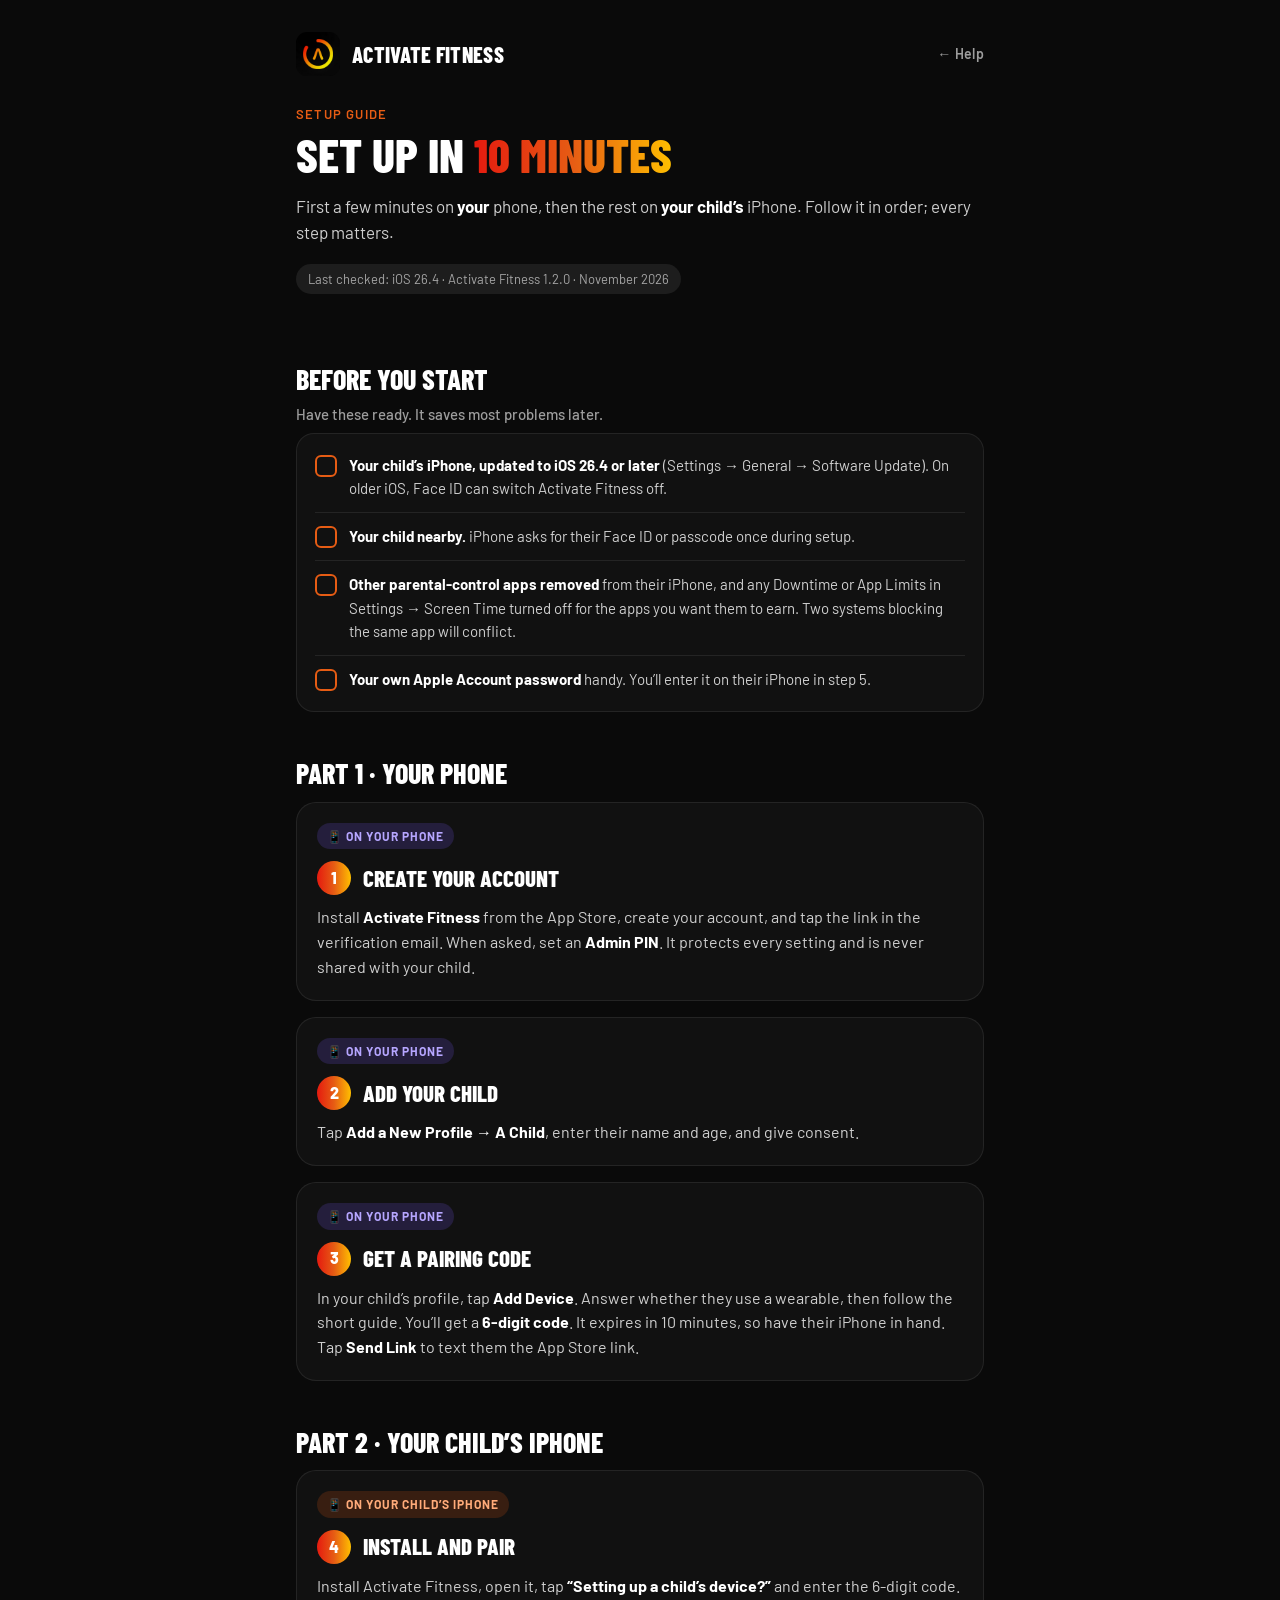
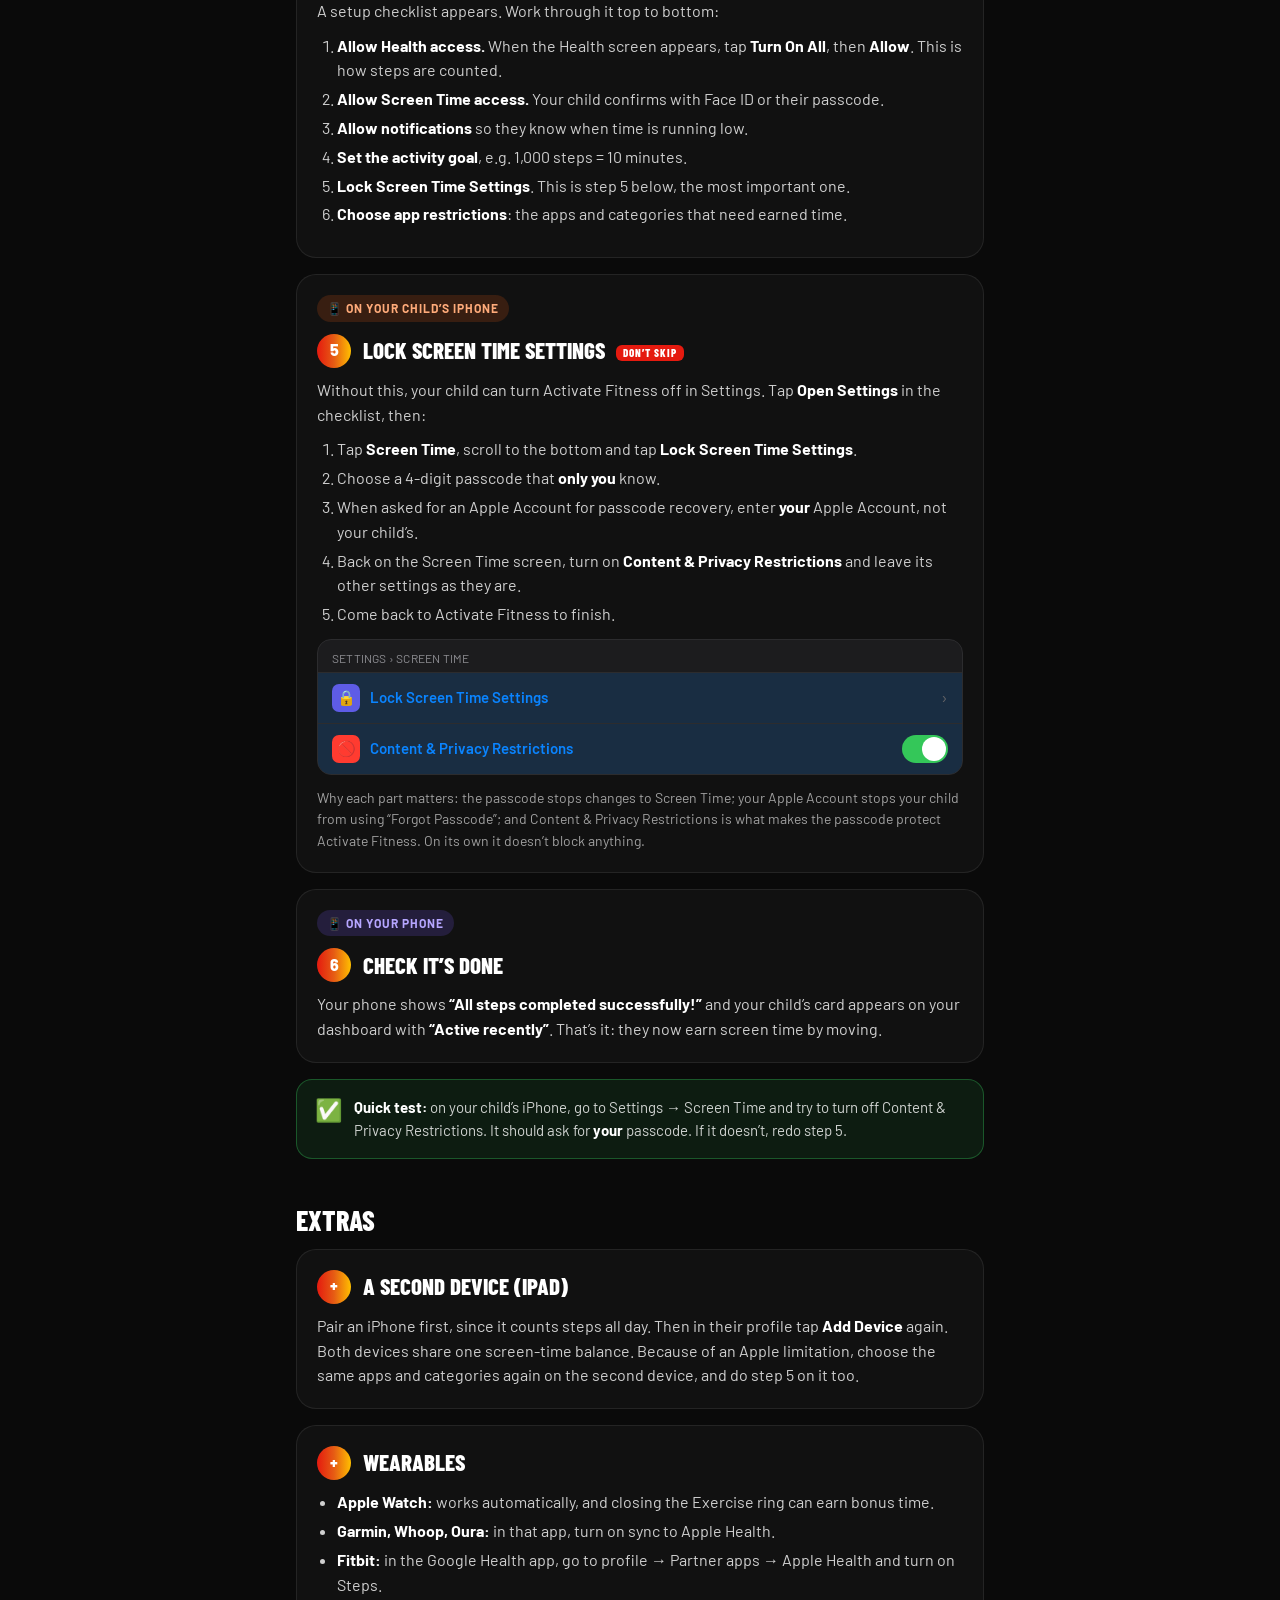
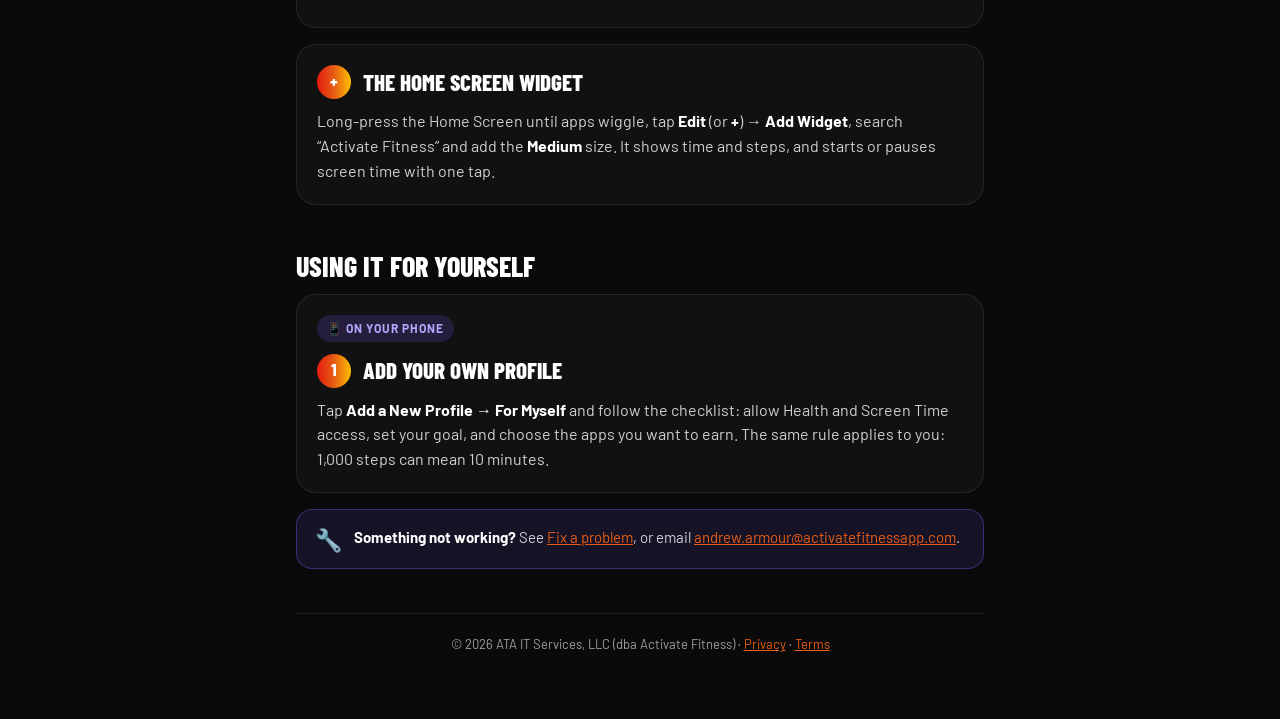
<file: help/setup/index.html>
<!DOCTYPE html>
<html lang="en">
<head>
<meta charset="UTF-8">
<meta name="viewport" content="width=device-width, initial-scale=1.0">
<title>Setup Guide — Activate Fitness Help</title>
<meta name="description" content="Set up Activate Fitness step by step: your phone first, then your child's iPhone. About 10 minutes.">
<link rel="canonical" href="https://activatefitnessapp.com/help/setup/">
<meta name="theme-color" content="#0a0a0a">
<link rel="apple-touch-icon" href="/images/logo.png">
<link rel="icon" href="/images/favicon-ring.png">
<link rel="preconnect" href="https://fonts.googleapis.com">
<link rel="preconnect" href="https://fonts.gstatic.com" crossorigin>
<link href="https://fonts.googleapis.com/css2?family=Barlow+Condensed:wght@700;800&family=Barlow:wght@400;500;600&display=swap" rel="stylesheet">
<link rel="stylesheet" href="/help/help.css">
<!-- ADDED 11/6/26 — setup walkthrough. Wording mirrors the app:
     PairingGuideView, PairingCodeView, ChildSetupChecklistView (steps 1-7),
     SelfSetupChecklistView. Step 5 here must match /help/check-in/ and
     functions/checkInEmail.js. Re-check after each iOS release. -->
</head>
<body>
<div class="wrap">
  <header class="site">
    <img src="/images/logo.png" alt="">
    <a href="/">Activate Fitness</a>
    <span class="spacer"></span>
    <a class="back" href="/help/">&larr; Help</a>
  </header>

  <div class="eyebrow">Setup guide</div>
  <h1>Set up in <span class="gradient-text">10 minutes</span></h1>
  <p class="lead">First a few minutes on <strong>your</strong> phone, then the rest on <strong>your child&rsquo;s</strong> iPhone. Follow it in order; every step matters.</p>
  <span class="checked">Last checked: iOS 26.4 &middot; Activate Fitness 1.2.0 &middot; November 2026</span>

  <h2 class="section">Before you start<small>Have these ready. It saves most problems later.</small></h2>
  <ul class="checklist">
    <li><span class="box"></span><span><strong>Your child&rsquo;s iPhone, updated to iOS 26.4 or later</strong> (Settings &rarr; General &rarr; Software Update). On older iOS, Face ID can switch Activate Fitness off.</span></li>
    <li><span class="box"></span><span><strong>Your child nearby.</strong> iPhone asks for their Face ID or passcode once during setup.</span></li>
    <li><span class="box"></span><span><strong>Other parental-control apps removed</strong> from their iPhone, and any Downtime or App Limits in Settings &rarr; Screen Time turned off for the apps you want them to earn. Two systems blocking the same app will conflict.</span></li>
    <li><span class="box"></span><span><strong>Your own Apple Account password</strong> handy. You&rsquo;ll enter it on their iPhone in step 5.</span></li>
  </ul>

  <h2 class="section">Part 1 &middot; Your phone</h2>

  <div class="step">
    <span class="where parent">&#128241; On your phone</span>
    <div class="step-head"><div class="num">1</div><h3>Create your account</h3></div>
    <p>Install <strong>Activate Fitness</strong> from the App Store, create your account, and tap the link in the verification email. When asked, set an <strong>Admin PIN</strong>. It protects every setting and is never shared with your child.</p>
  </div>

  <div class="step">
    <span class="where parent">&#128241; On your phone</span>
    <div class="step-head"><div class="num">2</div><h3>Add your child</h3></div>
    <p>Tap <strong>Add a New Profile &rarr; A Child</strong>, enter their name and age, and give consent.</p>
  </div>

  <div class="step">
    <span class="where parent">&#128241; On your phone</span>
    <div class="step-head"><div class="num">3</div><h3>Get a pairing code</h3></div>
    <p>In your child&rsquo;s profile, tap <strong>Add Device</strong>. Answer whether they use a wearable, then follow the short guide. You&rsquo;ll get a <strong>6-digit code</strong>. It expires in 10 minutes, so have their iPhone in hand. Tap <strong>Send Link</strong> to text them the App Store link.</p>
  </div>

  <h2 class="section">Part 2 &middot; Your child&rsquo;s iPhone</h2>

  <div class="step">
    <span class="where child">&#128241; On your child&rsquo;s iPhone</span>
    <div class="step-head"><div class="num">4</div><h3>Install and pair</h3></div>
    <p>Install Activate Fitness, open it, tap <strong>&ldquo;Setting up a child&rsquo;s device?&rdquo;</strong> and enter the 6-digit code. A setup checklist appears. Work through it top to bottom:</p>
    <ol>
      <li><strong>Allow Health access.</strong> When the Health screen appears, tap <strong>Turn On All</strong>, then <strong>Allow</strong>. This is how steps are counted.</li>
      <li><strong>Allow Screen Time access.</strong> Your child confirms with Face ID or their passcode.</li>
      <li><strong>Allow notifications</strong> so they know when time is running low.</li>
      <li><strong>Set the activity goal</strong>, e.g. 1,000 steps = 10 minutes.</li>
      <li><strong>Lock Screen Time Settings</strong>. This is step 5 below, the most important one.</li>
      <li><strong>Choose app restrictions</strong>: the apps and categories that need earned time.</li>
    </ol>
  </div>

  <div class="step" id="lock">
    <span class="where child">&#128241; On your child&rsquo;s iPhone</span>
    <div class="step-head"><div class="num">5</div><h3>Lock Screen Time Settings <span class="must">Don&rsquo;t skip</span></h3></div>
    <p>Without this, your child can turn Activate Fitness off in Settings. Tap <strong>Open Settings</strong> in the checklist, then:</p>
    <ol>
      <li>Tap <strong>Screen Time</strong>, scroll to the bottom and tap <strong>Lock Screen Time Settings</strong>.</li>
      <li>Choose a 4-digit passcode that <strong>only you</strong> know.</li>
      <li>When asked for an Apple Account for passcode recovery, enter <strong>your</strong> Apple Account, not your child&rsquo;s.</li>
      <li>Back on the Screen Time screen, turn on <strong>Content &amp; Privacy Restrictions</strong> and leave its other settings as they are.</li>
      <li>Come back to Activate Fitness to finish.</li>
    </ol>
    <div class="ios" aria-hidden="true">
      <div class="crumb">SETTINGS &rsaquo; SCREEN TIME</div>
      <div class="row hl"><div class="glyph" style="background:#5e5ce6">&#128274;</div><div class="grow">Lock Screen Time Settings</div><div class="chev">&rsaquo;</div></div>
      <div class="row hl"><div class="glyph" style="background:#ff3b30">&#128683;</div><div class="grow">Content &amp; Privacy Restrictions</div><div class="toggle"></div></div>
    </div>
    <p class="why">Why each part matters: the passcode stops changes to Screen Time; your Apple Account stops your child from using &ldquo;Forgot Passcode&rdquo;; and Content &amp; Privacy Restrictions is what makes the passcode protect Activate Fitness. On its own it doesn&rsquo;t block anything.</p>
  </div>

  <div class="step">
    <span class="where parent">&#128241; On your phone</span>
    <div class="step-head"><div class="num">6</div><h3>Check it&rsquo;s done</h3></div>
    <p>Your phone shows <strong>&ldquo;All steps completed successfully!&rdquo;</strong> and your child&rsquo;s card appears on your dashboard with <strong>&ldquo;Active recently&rdquo;</strong>. That&rsquo;s it: they now earn screen time by moving.</p>
  </div>

  <div class="callout green">
    <div class="ic">&#9989;</div>
    <p><strong>Quick test:</strong> on your child&rsquo;s iPhone, go to Settings &rarr; Screen Time and try to turn off Content &amp; Privacy Restrictions. It should ask for <strong>your</strong> passcode. If it doesn&rsquo;t, redo step 5.</p>
  </div>

  <h2 class="section">Extras</h2>

  <div class="step">
    <div class="step-head"><div class="num">+</div><h3>A second device (iPad)</h3></div>
    <p>Pair an iPhone first, since it counts steps all day. Then in their profile tap <strong>Add Device</strong> again. Both devices share one screen-time balance. Because of an Apple limitation, choose the same apps and categories again on the second device, and do step 5 on it too.</p>
  </div>

  <div class="step">
    <div class="step-head"><div class="num">+</div><h3>Wearables</h3></div>
    <ul>
      <li><strong>Apple Watch:</strong> works automatically, and closing the Exercise ring can earn bonus time.</li>
      <li><strong>Garmin, Whoop, Oura:</strong> in that app, turn on sync to Apple Health.</li>
      <li><strong>Fitbit:</strong> in the Google Health app, go to profile &rarr; Partner apps &rarr; Apple Health and turn on Steps.</li>
    </ul>
  </div>

  <div class="step">
    <div class="step-head"><div class="num">+</div><h3>The Home Screen widget</h3></div>
    <p>Long-press the Home Screen until apps wiggle, tap <strong>Edit</strong> (or <strong>+</strong>) &rarr; <strong>Add Widget</strong>, search &ldquo;Activate Fitness&rdquo; and add the <strong>Medium</strong> size. It shows time and steps, and starts or pauses screen time with one tap.</p>
  </div>

  <h2 class="section" id="yourself">Using it for yourself</h2>
  <div class="step">
    <span class="where parent">&#128241; On your phone</span>
    <div class="step-head"><div class="num">1</div><h3>Add your own profile</h3></div>
    <p>Tap <strong>Add a New Profile &rarr; For Myself</strong> and follow the checklist: allow Health and Screen Time access, set your goal, and choose the apps you want to earn. The same rule applies to you: 1,000 steps can mean 10 minutes.</p>
  </div>

  <div class="callout purple">
    <div class="ic">&#128295;</div>
    <p><strong>Something not working?</strong> See <a href="/help/troubleshooting/">Fix a problem</a>, or email <a href="mailto:andrew.armour@activatefitnessapp.com">andrew.armour@activatefitnessapp.com</a>.</p>
  </div>

  <footer>
    &copy; 2026 ATA IT Services, LLC (dba Activate Fitness) &middot; <a href="/privacy/">Privacy</a> &middot; <a href="/terms/">Terms</a>
  </footer>
</div>
</body>
</html>
</file>
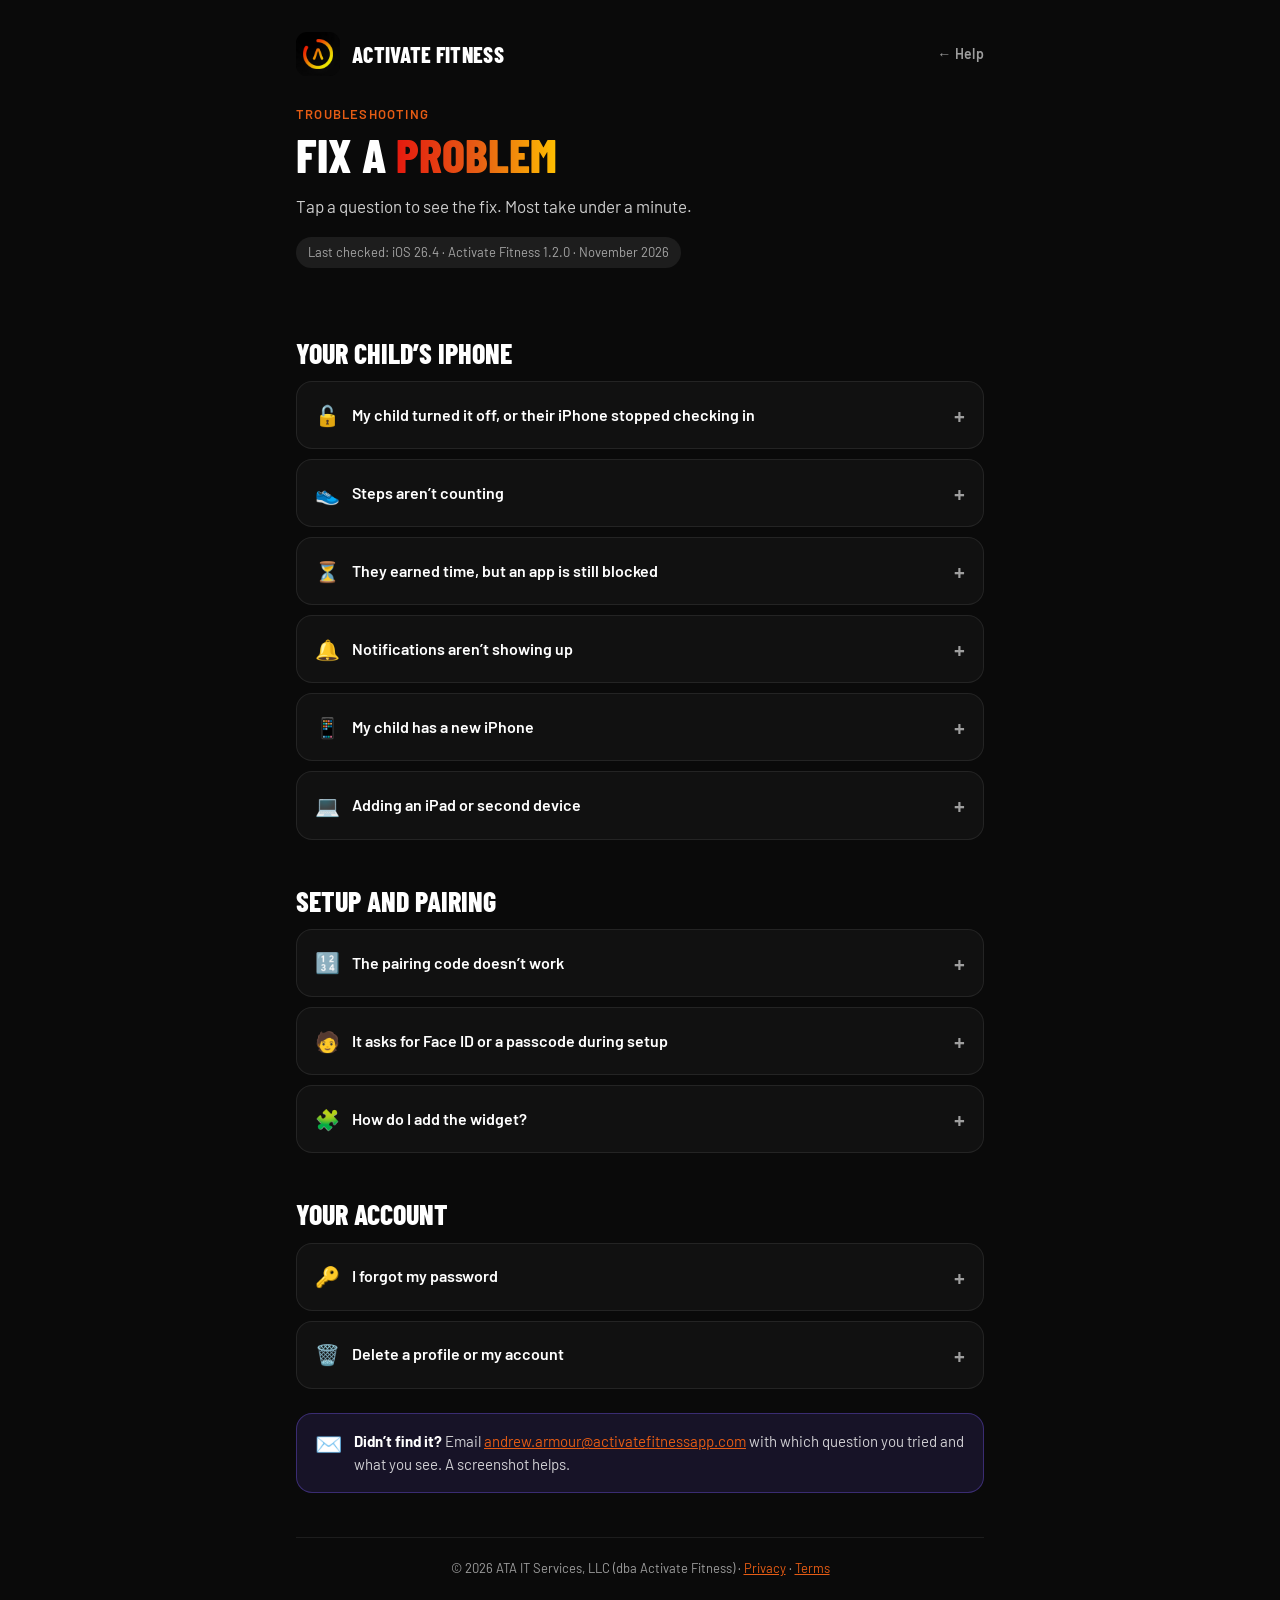
<file: help/troubleshooting/index.html>
<!DOCTYPE html>
<html lang="en">
<head>
<meta charset="UTF-8">
<meta name="viewport" content="width=device-width, initial-scale=1.0">
<title>Fix a Problem — Activate Fitness Help</title>
<meta name="description" content="Quick fixes for Activate Fitness: steps not counting, earned time not unlocking, pairing codes, new phones and more.">
<link rel="canonical" href="https://activatefitnessapp.com/help/troubleshooting/">
<meta name="theme-color" content="#0a0a0a">
<link rel="apple-touch-icon" href="/images/logo.png">
<link rel="icon" href="/images/favicon-ring.png">
<link rel="preconnect" href="https://fonts.googleapis.com">
<link rel="preconnect" href="https://fonts.gstatic.com" crossorigin>
<link href="https://fonts.googleapis.com/css2?family=Barlow+Condensed:wght@700;800&family=Barlow:wght@400;500;600&display=swap" rel="stylesheet">
<link rel="stylesheet" href="/help/help.css">
<!-- ADDED 11/6/26 — troubleshooting. Wording mirrors the app's own hints
     (ChildDashboardView step hints, PairingGuideView conflict step,
     PairingCodeView 10-minute code, WidgetPromoView). Re-check after each
     iOS release. Each answer has an id so the app or an email can link to it. -->
</head>
<body>
<div class="wrap">
  <header class="site">
    <img src="/images/logo.png" alt="">
    <a href="/">Activate Fitness</a>
    <span class="spacer"></span>
    <a class="back" href="/help/">&larr; Help</a>
  </header>

  <div class="eyebrow">Troubleshooting</div>
  <h1>Fix a <span class="gradient-text">problem</span></h1>
  <p class="lead">Tap a question to see the fix. Most take under a minute.</p>
  <span class="checked">Last checked: iOS 26.4 &middot; Activate Fitness 1.2.0 &middot; November 2026</span>

  <h2 class="section">Your child&rsquo;s iPhone</h2>

  <details class="q" id="turned-off">
    <summary><span class="ic">&#128275;</span><span class="grow">My child turned it off, or their iPhone stopped checking in</span></summary>
    <div class="a"><p>The usual cause is Face ID on an older iOS, or a Screen Time passcode that isn&rsquo;t locked to you. Follow <a href="/help/check-in/">Lock it down in 5 minutes</a>.</p></div>
  </details>

  <details class="q" id="steps">
    <summary><span class="ic">&#128095;</span><span class="grow">Steps aren&rsquo;t counting</span></summary>
    <div class="a">
      <ol>
        <li>On their iPhone, make sure <strong>Fitness Tracking</strong> is on: Settings &rsaquo; Privacy &amp; Security &rsaquo; Motion &amp; Fitness.</li>
        <li>Make sure Activate Fitness can read Health data: Settings &rsaquo; Privacy &amp; Security &rsaquo; Health &rsaquo; Activate Fitness, and turn everything on.</li>
        <li>Using a wearable? Open its app (Garmin Connect, Google Health for Fitbit, Whoop, Oura) so it syncs to Apple Health. An Apple Watch should be nearby and synced.</li>
        <li>Steps only count when the iPhone (or watch) is with them, not left on a charger.</li>
      </ol>
    </div>
  </details>

  <details class="q" id="not-unlocking">
    <summary><span class="ic">&#9203;</span><span class="grow">They earned time, but an app is still blocked</span></summary>
    <div class="a">
      <p>Something else is blocking the same app. iPhone can&rsquo;t tell us when that happens, so check both:</p>
      <ol>
        <li>Remove any other parental-control app from their iPhone.</li>
        <li>In Settings &rsaquo; Screen Time, turn off any <strong>Downtime</strong> or <strong>App Limits</strong> covering the apps they earn.</li>
      </ol>
    </div>
  </details>

  <details class="q" id="notifications">
    <summary><span class="ic">&#128276;</span><span class="grow">Notifications aren&rsquo;t showing up</span></summary>
    <div class="a"><p>On the phone that&rsquo;s missing them, open Settings &rsaquo; Notifications &rsaquo; Activate Fitness and turn on <strong>Allow Notifications</strong>. Also check that a Focus mode (like Sleep or Do Not Disturb) isn&rsquo;t hiding them.</p></div>
  </details>

  <details class="q" id="new-phone">
    <summary><span class="ic">&#128241;</span><span class="grow">My child has a new iPhone</span></summary>
    <div class="a">
      <ol>
        <li>On your phone, open their profile, tap the old device and unpair it.</li>
        <li>Tap <strong>Add Device</strong> and pair the new iPhone with the 6-digit code.</li>
        <li>On the new iPhone, finish the checklist, including <a href="/help/setup/#lock">Lock Screen Time Settings</a>.</li>
      </ol>
    </div>
  </details>

  <details class="q" id="second-device">
    <summary><span class="ic">&#128187;</span><span class="grow">Adding an iPad or second device</span></summary>
    <div class="a"><p>Tap <strong>Add Device</strong> again in their profile. Both devices share one balance. Because of an Apple limitation, choose the same apps and categories again on the second device, and lock its Screen Time settings too.</p></div>
  </details>

  <h2 class="section">Setup and pairing</h2>

  <details class="q" id="code">
    <summary><span class="ic">&#128290;</span><span class="grow">The pairing code doesn&rsquo;t work</span></summary>
    <div class="a">
      <ul>
        <li>Codes expire after <strong>10 minutes</strong>. Tap <strong>Add Device</strong> again for a fresh one.</li>
        <li>On the child&rsquo;s iPhone, make sure you tapped <strong>&ldquo;Setting up a child&rsquo;s device?&rdquo;</strong> rather than creating an account.</li>
        <li>Both phones need an internet connection.</li>
      </ul>
    </div>
  </details>

  <details class="q" id="face-id">
    <summary><span class="ic">&#129489;</span><span class="grow">It asks for Face ID or a passcode during setup</span></summary>
    <div class="a"><p>That&rsquo;s iPhone confirming Screen Time access, and it&rsquo;s expected once. Your child confirms with their Face ID, or you enter their phone passcode.</p></div>
  </details>

  <details class="q" id="widget">
    <summary><span class="ic">&#129513;</span><span class="grow">How do I add the widget?</span></summary>
    <div class="a"><p>Long-press the Home Screen until apps wiggle &rarr; <strong>Edit</strong> (or <strong>+</strong>) &rarr; <strong>Add Widget</strong> &rarr; search &ldquo;Activate Fitness&rdquo; &rarr; choose <strong>Medium</strong>.</p></div>
  </details>

  <h2 class="section">Your account</h2>

  <details class="q" id="password">
    <summary><span class="ic">&#128273;</span><span class="grow">I forgot my password</span></summary>
    <div class="a"><p>On the sign-in screen, tap <strong>Forgot password</strong>. The email link works for 1 hour.</p></div>
  </details>

  <details class="q" id="delete">
    <summary><span class="ic">&#128465;&#65039;</span><span class="grow">Delete a profile or my account</span></summary>
    <div class="a">
      <ul>
        <li><strong>A child&rsquo;s profile:</strong> open the profile, tap edit, then <strong>Delete Profile</strong> (Admin PIN required).</li>
        <li><strong>Your account:</strong> open <strong>My Account</strong>, then <strong>Delete Account</strong>. This removes every profile and its data.</li>
      </ul>
    </div>
  </details>

  <div class="callout purple" style="margin-top:24px">
    <div class="ic">&#9993;&#65039;</div>
    <p><strong>Didn&rsquo;t find it?</strong> Email <a href="mailto:andrew.armour@activatefitnessapp.com">andrew.armour@activatefitnessapp.com</a> with which question you tried and what you see. A screenshot helps.</p>
  </div>

  <footer>
    &copy; 2026 ATA IT Services, LLC (dba Activate Fitness) &middot; <a href="/privacy/">Privacy</a> &middot; <a href="/terms/">Terms</a>
  </footer>
</div>
</body>
</html>
</file>
<file: help/help.css>
/* ADDED 11/6/26 — shared styles for /help/ pages (hub, setup, troubleshooting). */
:root {
  --brand-red:#E51A0F; --brand-orange:#E65C14; --brand-gold:#FFBF00;
  --dark:#0a0a0a; --dark-2:#111111; --dark-3:#1a1a1a;
  --white:#ffffff; --white-80:rgba(255,255,255,0.8); --white-60:rgba(255,255,255,0.6);
  --white-20:rgba(255,255,255,0.2); --white-08:rgba(255,255,255,0.08);
  --green:#34C759; --ios-blue:#0A84FF; --purple:#7C5CFF;
  --grad:linear-gradient(90deg,var(--brand-red),var(--brand-orange),var(--brand-gold));
  --font-display:'Barlow Condensed',sans-serif; --font-body:'Barlow',sans-serif;
}
*,*::before,*::after { box-sizing:border-box; margin:0; padding:0; }
body { background:var(--dark); color:var(--white); font-family:var(--font-body); line-height:1.55; }
.wrap { max-width:720px; margin:0 auto; padding:32px 16px 64px; }
header.site { display:flex; align-items:center; gap:12px; margin-bottom:28px; }
header.site img { width:44px; height:44px; border-radius:11px; }
header.site a { color:var(--white); text-decoration:none; font-family:var(--font-display); font-weight:800; font-size:22px; text-transform:uppercase; letter-spacing:.3px; }
header.site .spacer { flex:1; }
header.site .back { font-family:var(--font-body); font-weight:600; font-size:14px; text-transform:none; color:var(--white-60); }
.eyebrow { font-weight:600; font-size:13px; letter-spacing:1.2px; text-transform:uppercase; color:var(--brand-orange); margin-bottom:6px; }
h1 { font-family:var(--font-display); font-weight:800; font-size:clamp(34px,8vw,48px); line-height:1.02; text-transform:uppercase; margin-bottom:14px; }
h2.section { font-family:var(--font-display); font-weight:800; font-size:28px; text-transform:uppercase; margin:40px 0 6px; }
h2.section small { display:block; font-family:var(--font-body); font-size:15px; font-weight:500; text-transform:none; color:var(--white-60); margin-top:2px; }
.gradient-text { background:var(--grad); -webkit-background-clip:text; -webkit-text-fill-color:transparent; background-clip:text; }
.lead { color:var(--white-80); font-size:17px; margin-bottom:10px; }
.checked { display:inline-block; font-size:13px; color:var(--white-60); background:var(--white-08); border-radius:999px; padding:5px 12px; margin:8px 0 24px; }
strong { color:var(--white); }
a { color:var(--brand-orange); }
.where { display:inline-block; font-size:12px; font-weight:700; letter-spacing:1px; text-transform:uppercase; border-radius:999px; padding:4px 10px; margin-bottom:12px; }
.where.parent { background:rgba(124,92,255,0.18); color:#b6a6ff; }
.where.child { background:rgba(230,92,20,0.18); color:#ffab7a; }
.callout { border-radius:16px; padding:16px 18px; margin:0 0 20px; display:flex; gap:12px; }
.callout .ic { font-size:22px; line-height:1.2; }
.callout p { color:var(--white-80); font-size:15px; }
.callout.red { background:rgba(229,26,15,0.12); border:1px solid rgba(229,26,15,0.35); }
.callout.yellow { background:rgba(255,191,0,0.10); border:1px solid rgba(255,191,0,0.35); }
.callout.purple { background:rgba(124,92,255,0.12); border:1px solid rgba(124,92,255,0.35); }
.callout.green { background:rgba(52,199,89,0.10); border:1px solid rgba(52,199,89,0.35); }
.checklist { list-style:none; background:var(--dark-2); border:1px solid var(--white-08); border-radius:18px; padding:8px 18px; margin-bottom:20px; }
.checklist li { display:flex; gap:12px; padding:12px 0; border-top:1px solid var(--white-08); color:var(--white-80); font-size:15px; }
.checklist li:first-child { border-top:none; }
.checklist .box { flex:none; width:22px; height:22px; border-radius:6px; border:2px solid var(--brand-orange); margin-top:1px; }
.step { background:var(--dark-2); border:1px solid var(--white-08); border-radius:20px; padding:20px; margin-bottom:16px; }
.step-head { display:flex; align-items:center; gap:12px; margin-bottom:10px; }
.num { flex:none; width:34px; height:34px; border-radius:50%; background:var(--grad); color:#fff; font-weight:800; display:flex; align-items:center; justify-content:center; font-size:16px; }
.step h3 { font-family:var(--font-display); font-weight:800; font-size:23px; text-transform:uppercase; line-height:1.1; }
.step p, .step li { color:var(--white-80); font-size:16px; }
.step p { margin-bottom:10px; }
.step p:last-child { margin-bottom:0; }
.step ol, .step ul { padding-left:20px; margin:4px 0 10px; }
.step li { margin:4px 0; }
.why { font-size:14px !important; color:var(--white-60) !important; }
.must { display:inline-block; font-size:11px; font-weight:800; letter-spacing:1px; text-transform:uppercase; background:var(--brand-red); color:#fff; border-radius:6px; padding:2px 7px; margin-left:6px; vertical-align:middle; }
.ios { background:#1c1c1e; border-radius:14px; overflow:hidden; margin:12px 0; border:1px solid #2c2c2e; }
.ios .crumb { font-size:12px; color:#8e8e93; padding:9px 14px 4px; letter-spacing:.2px; }
.ios .row { display:flex; align-items:center; gap:10px; padding:11px 14px; border-top:1px solid #2c2c2e; font-size:15px; color:#fff; }
.ios .row:first-of-type { border-top:none; }
.ios .glyph { width:28px; height:28px; border-radius:7px; display:flex; align-items:center; justify-content:center; font-size:15px; flex:none; }
.ios .grow { flex:1; }
.ios .chev { color:#636366; font-size:17px; }
.ios .hl { background:rgba(10,132,255,0.16); }
.ios .hl .grow { color:var(--ios-blue); font-weight:600; }
.toggle { width:46px; height:28px; border-radius:999px; background:var(--green); position:relative; flex:none; }
.toggle::after { content:''; position:absolute; right:2px; top:2px; width:24px; height:24px; border-radius:50%; background:#fff; }
.cards { display:grid; grid-template-columns:1fr; gap:14px; margin:10px 0 8px; }
@media (min-width:600px) { .cards { grid-template-columns:1fr 1fr; } }
.card { display:block; text-decoration:none; color:var(--white); background:var(--dark-2); border:1px solid var(--white-08); border-radius:20px; padding:20px; transition:border-color .15s; }
.card:hover { border-color:var(--brand-orange); }
.card .ic { width:44px; height:44px; border-radius:50%; display:flex; align-items:center; justify-content:center; font-size:22px; margin-bottom:12px; }
.card h3 { font-family:var(--font-display); font-weight:800; font-size:22px; text-transform:uppercase; line-height:1.1; margin-bottom:4px; }
.card p { color:var(--white-60); font-size:15px; }
.card .go { color:var(--brand-orange); font-weight:600; font-size:14px; margin-top:10px; display:inline-block; }
details.q { background:var(--dark-2); border:1px solid var(--white-08); border-radius:16px; margin-bottom:10px; }
details.q summary { list-style:none; cursor:pointer; padding:16px 18px; display:flex; gap:12px; align-items:center; font-weight:600; font-size:16px; }
details.q summary::-webkit-details-marker { display:none; }
details.q summary .ic { font-size:20px; flex:none; }
details.q summary .grow { flex:1; }
details.q summary::after { content:'+'; font-size:22px; color:var(--white-60); flex:none; }
details.q[open] summary::after { content:'\2212'; }
details.q .a { padding:0 18px 18px 50px; color:var(--white-80); font-size:15px; }
details.q .a p { margin-bottom:8px; }
details.q .a ol, details.q .a ul { padding-left:18px; margin:4px 0 8px; }
details.q .a li { margin:3px 0; }
.btn { display:inline-block; background:var(--grad); color:#fff; text-decoration:none; font-weight:700; border-radius:12px; padding:12px 20px; }
footer { margin-top:44px; padding-top:20px; border-top:1px solid var(--white-08); color:var(--white-60); font-size:13px; text-align:center; }
</file>
